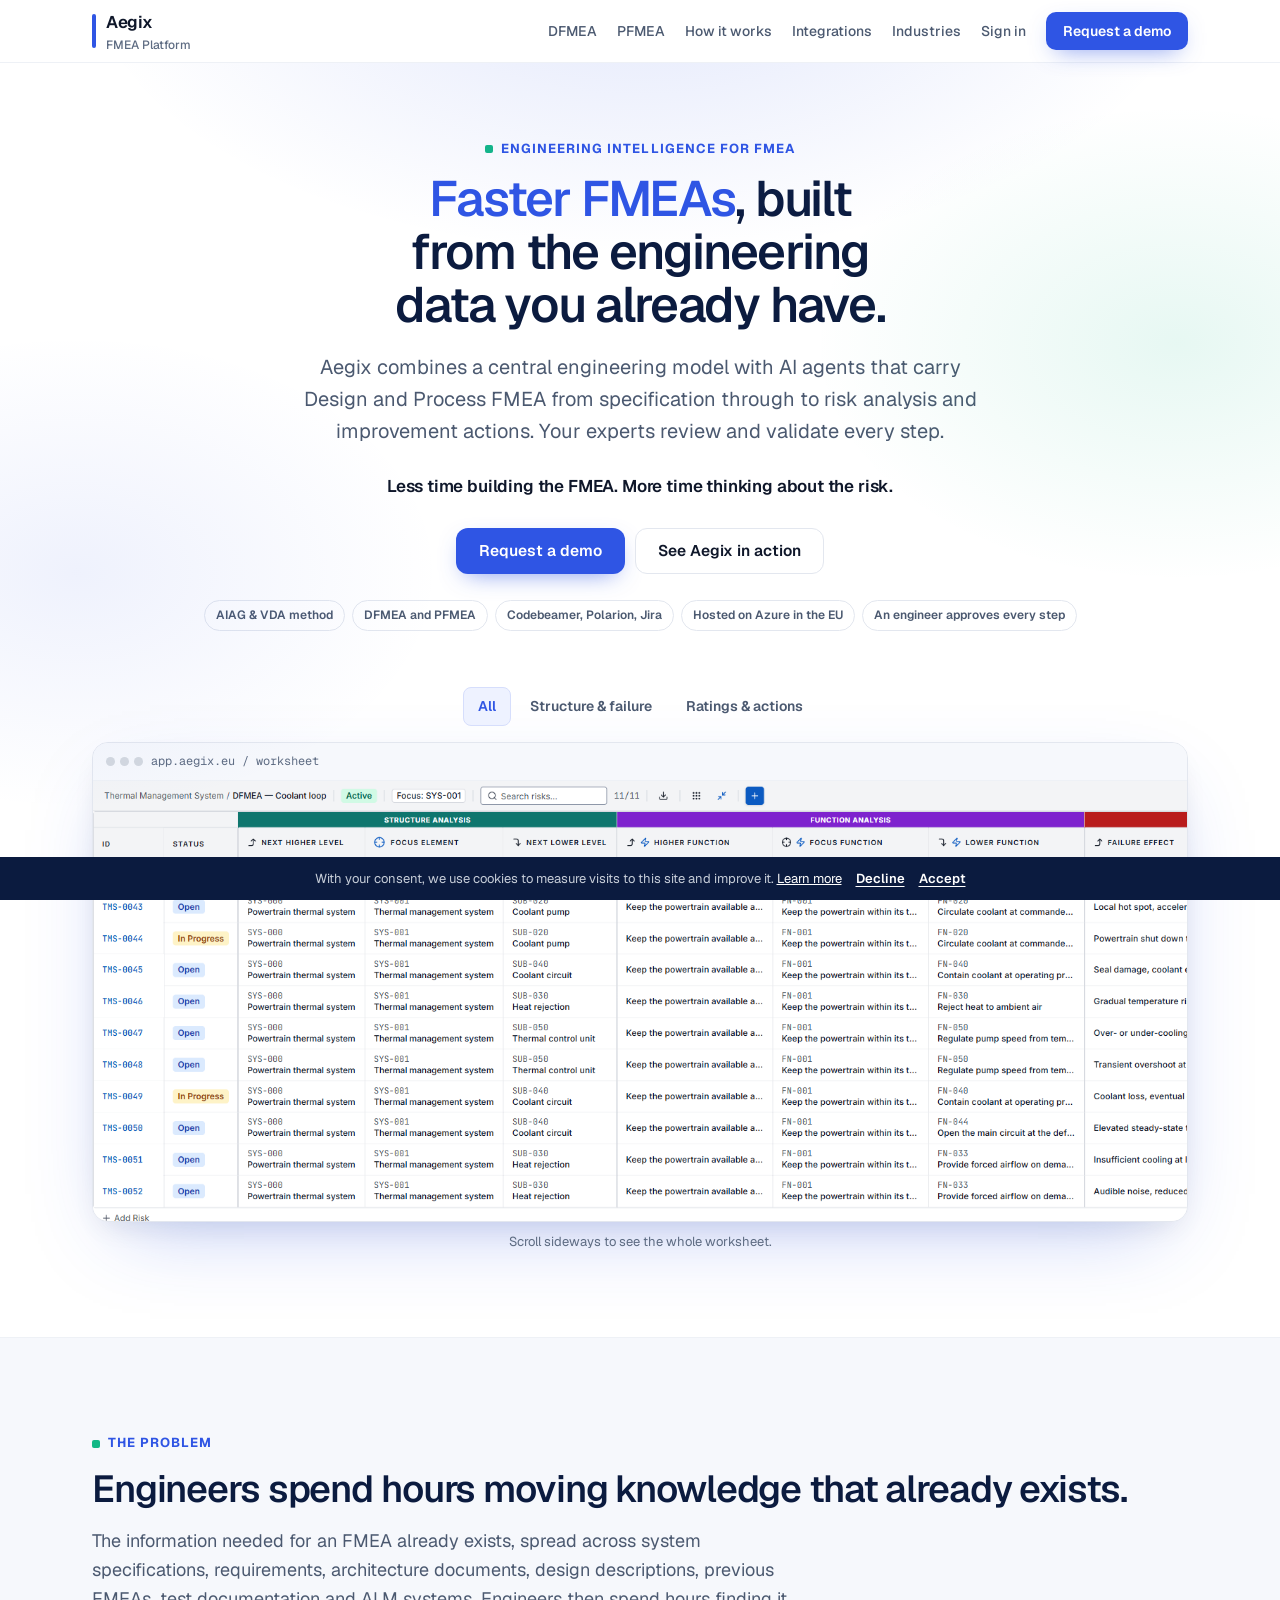
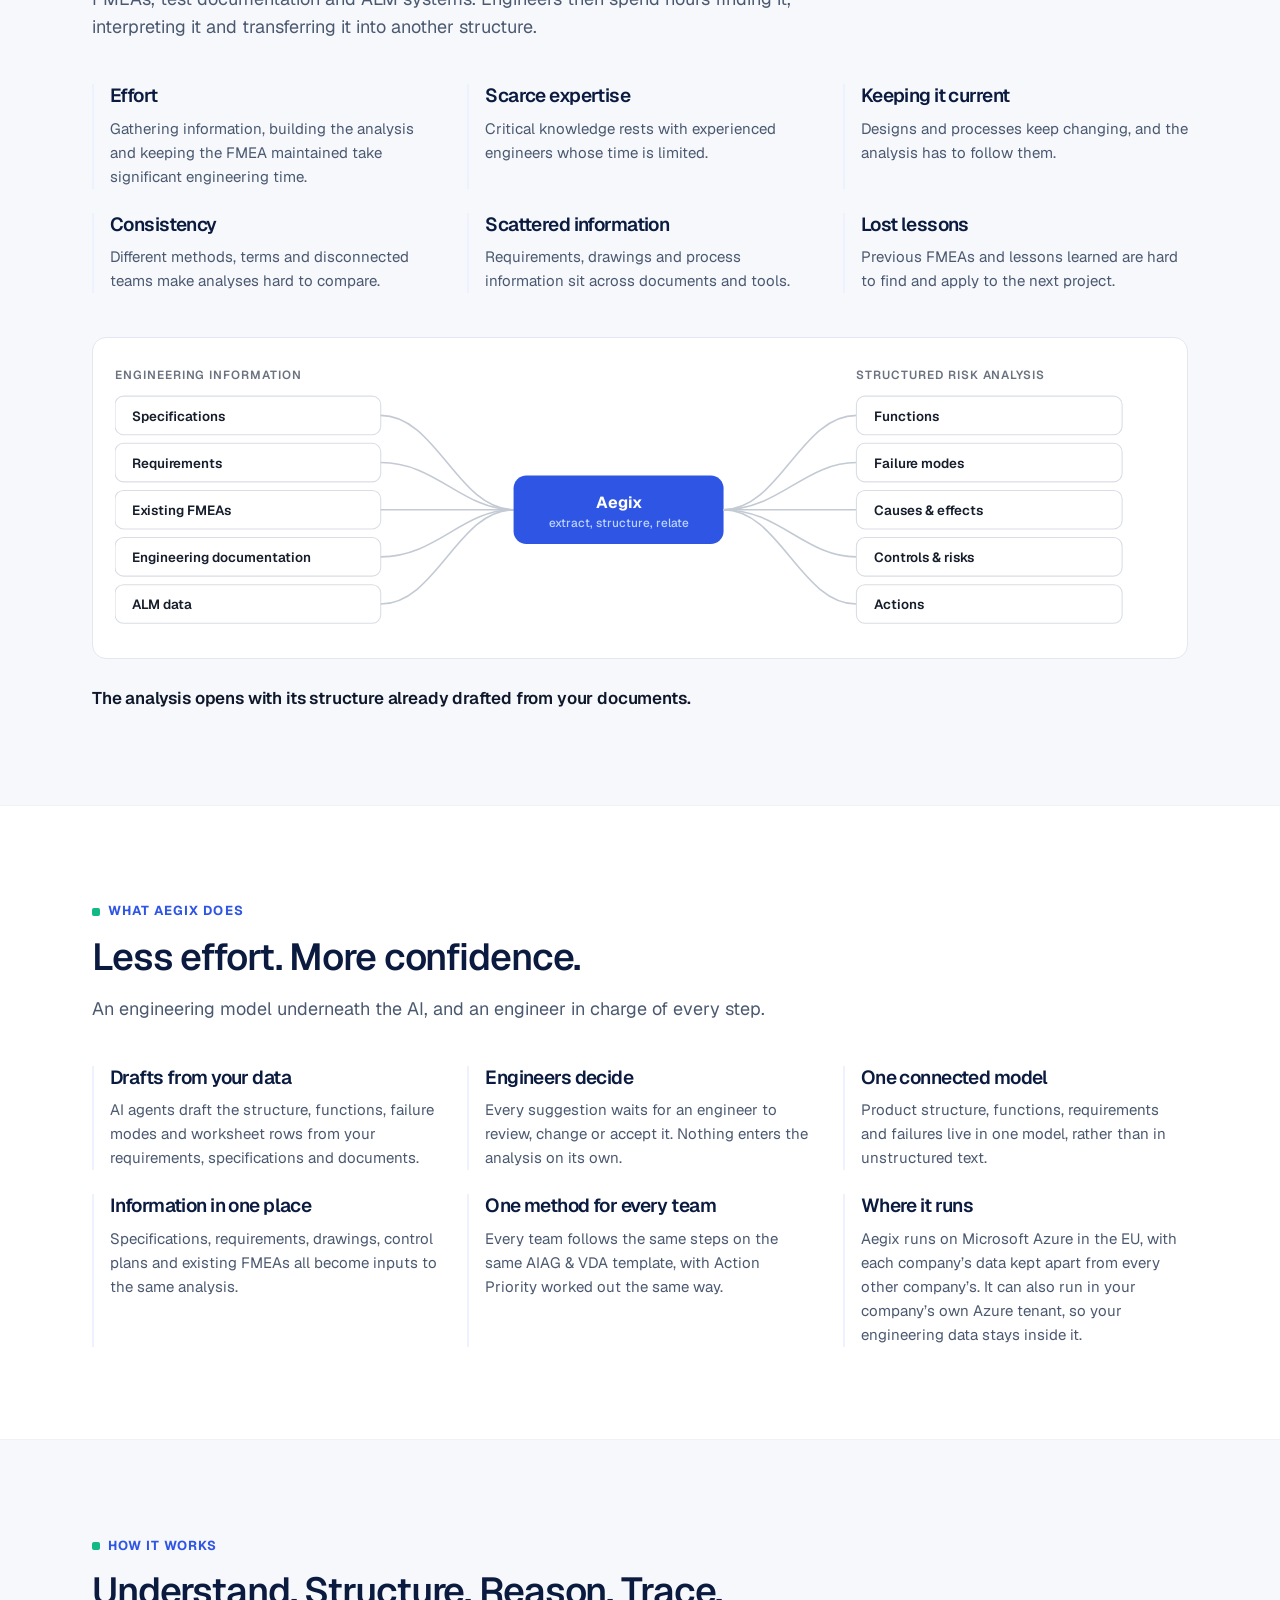
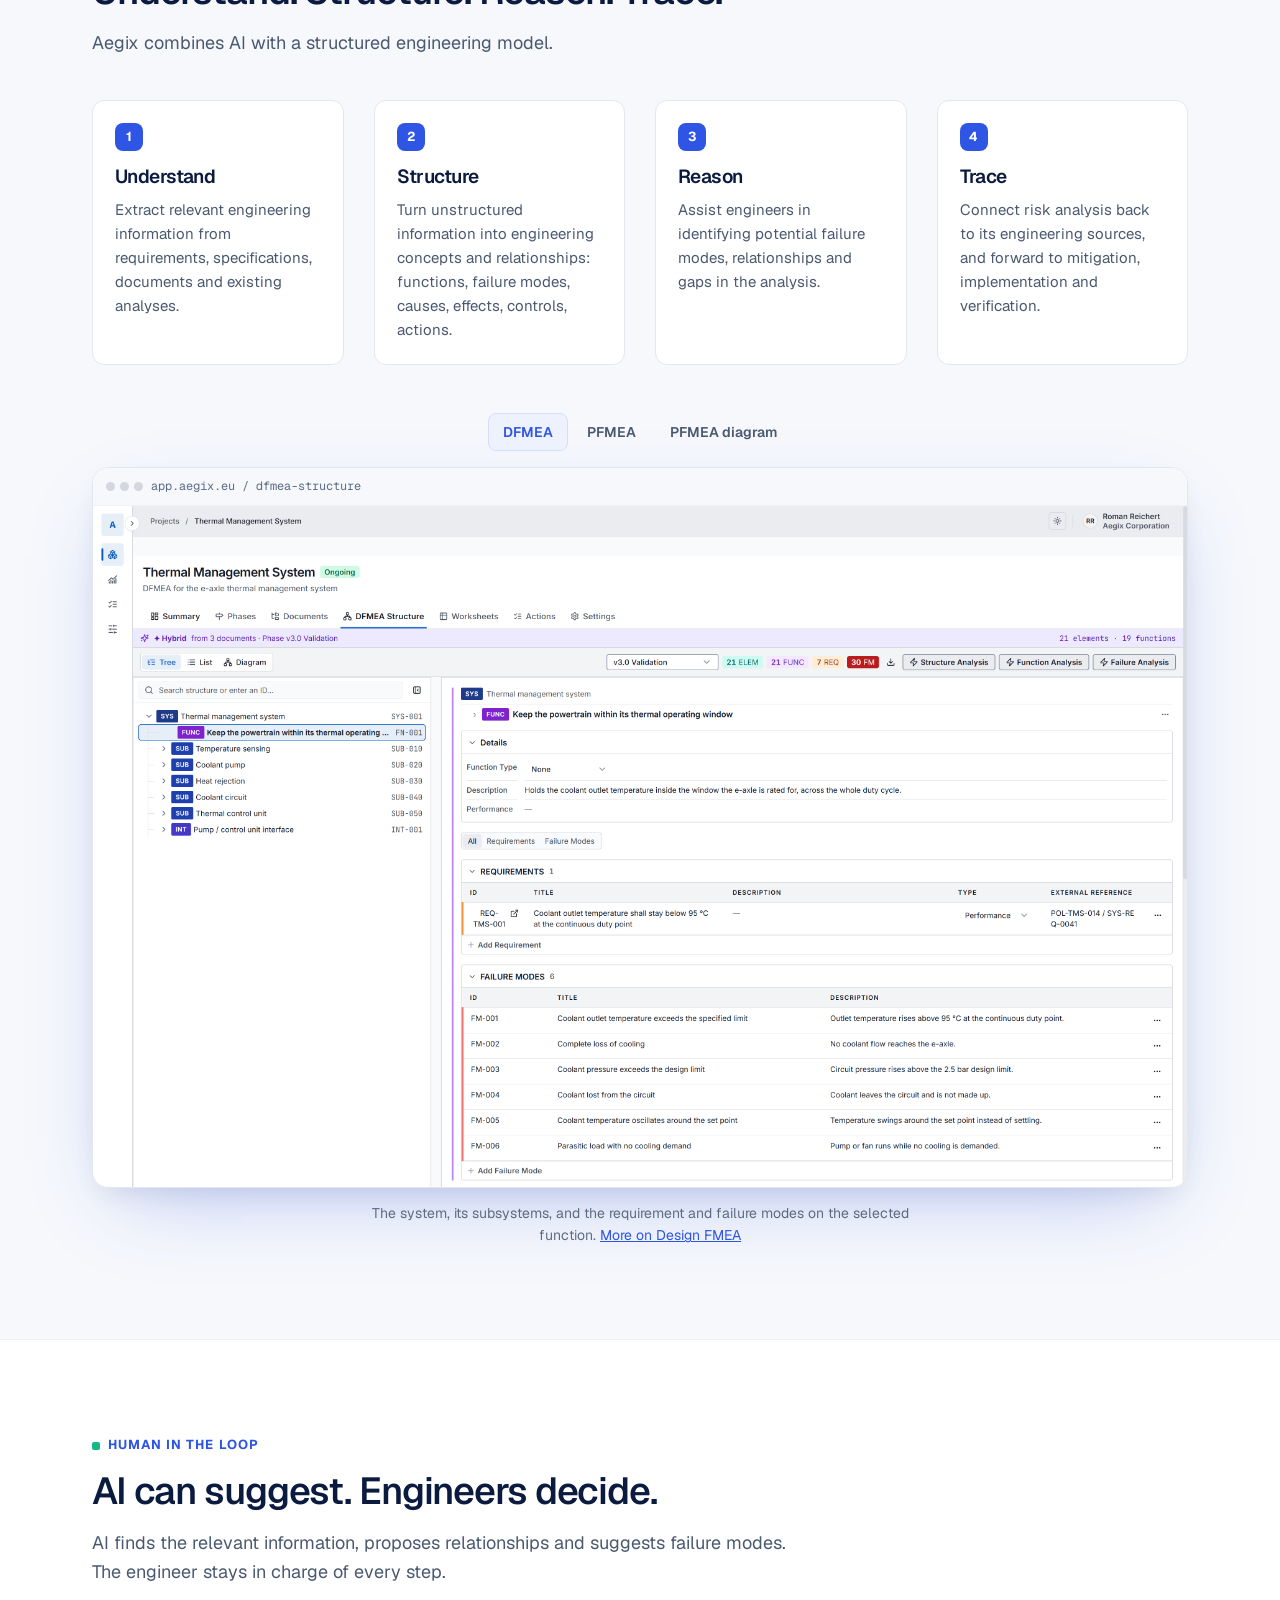
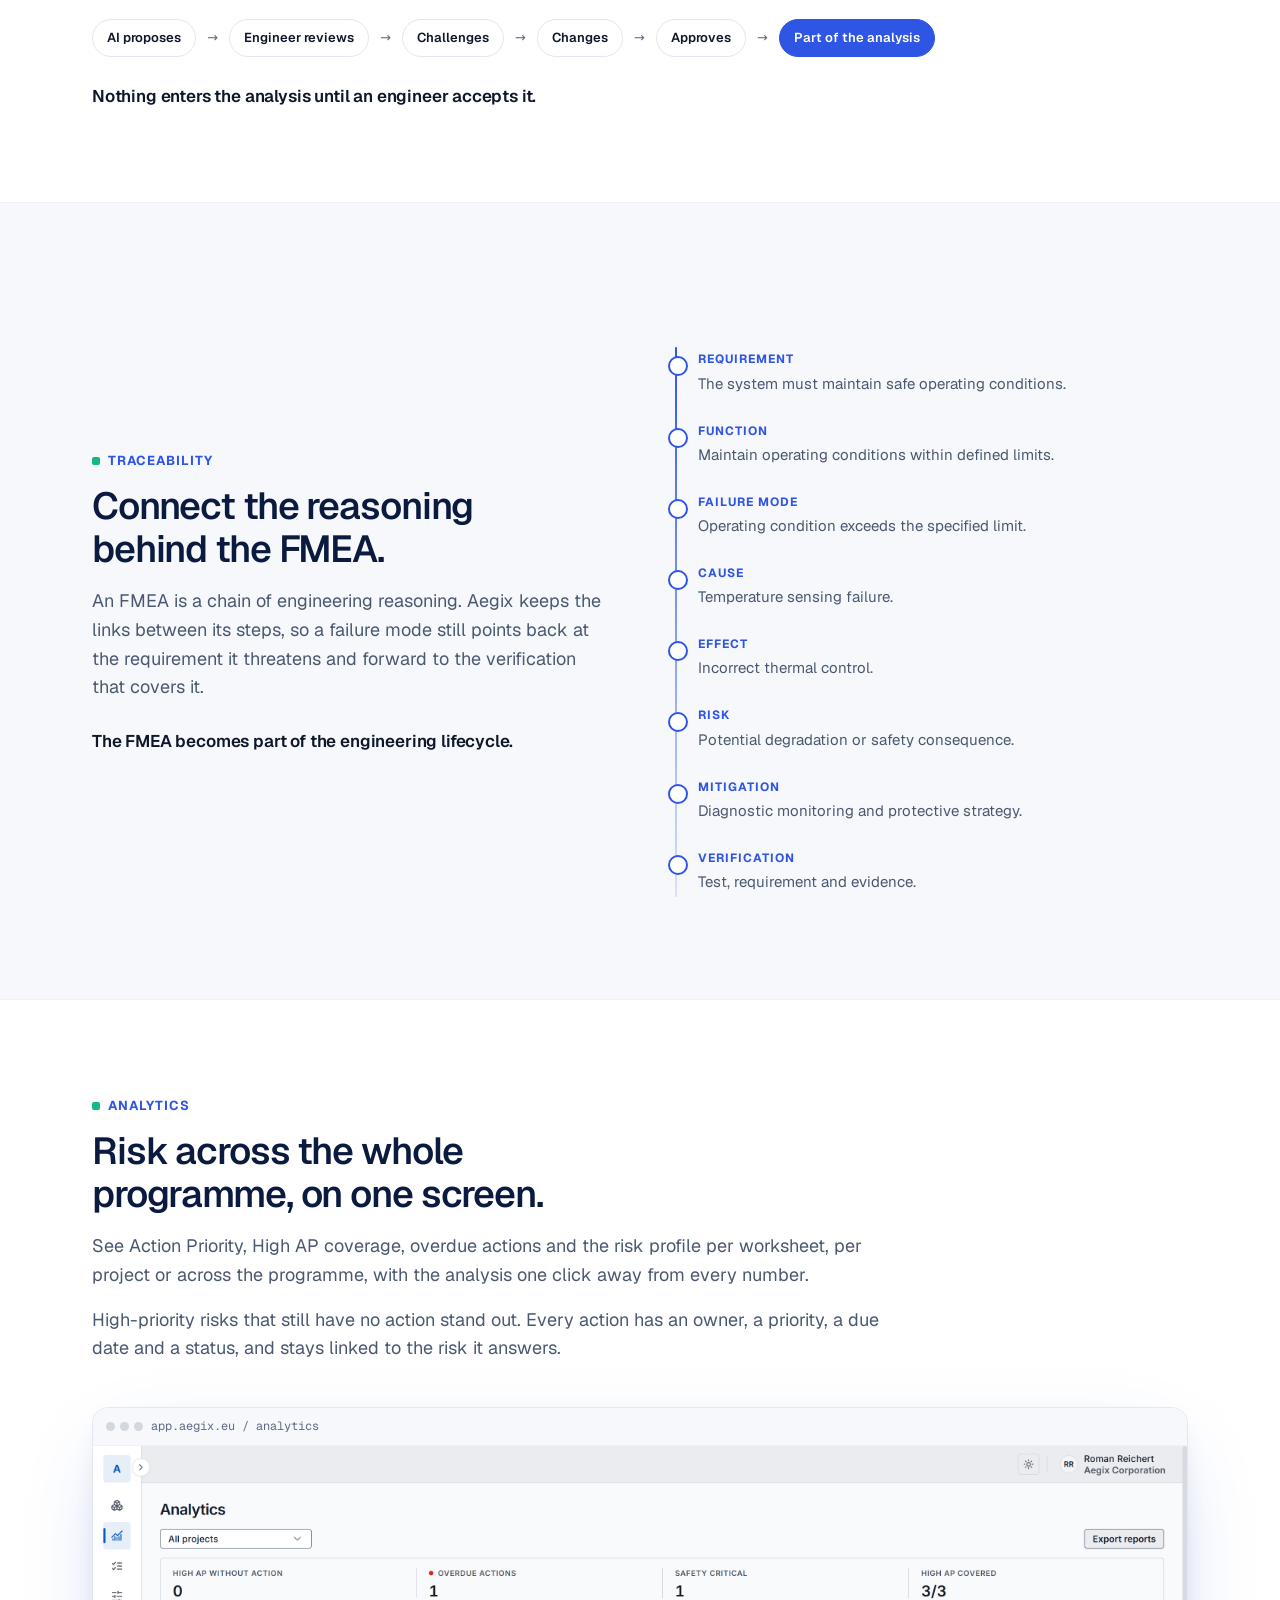
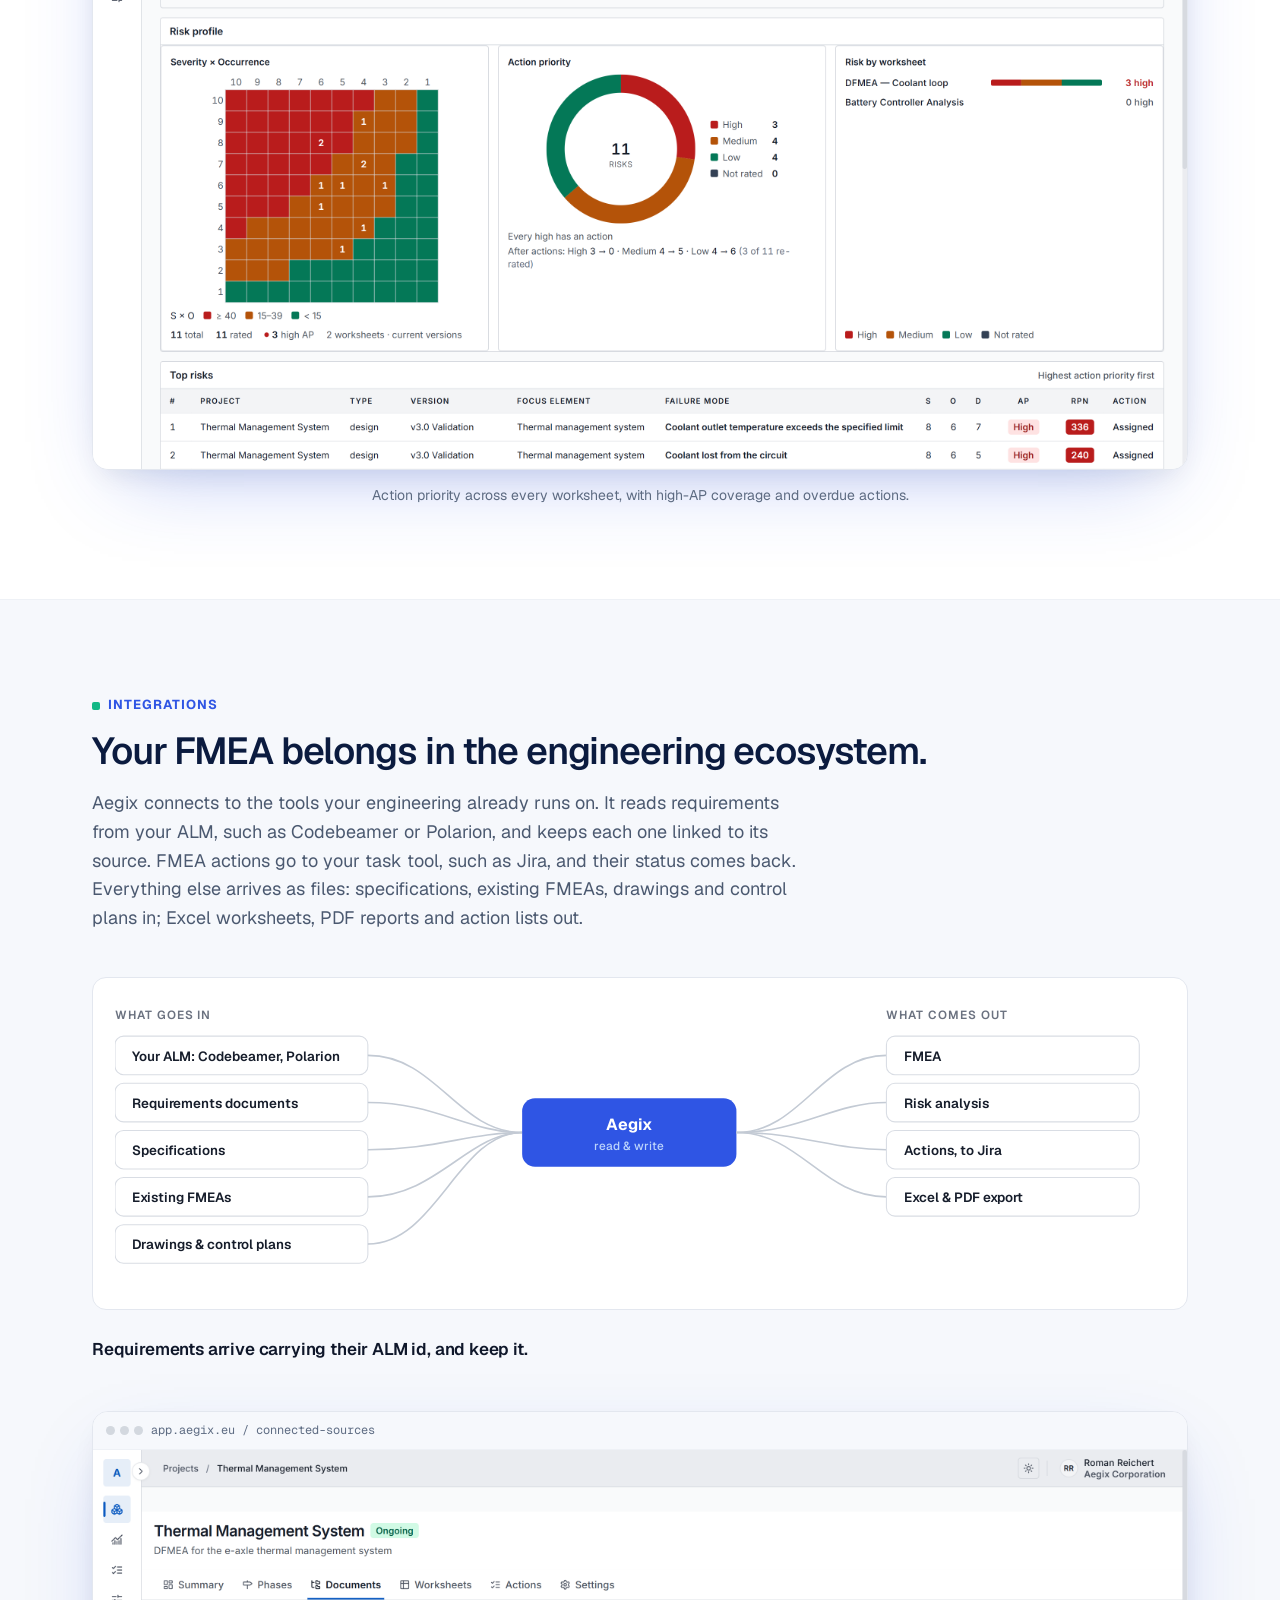
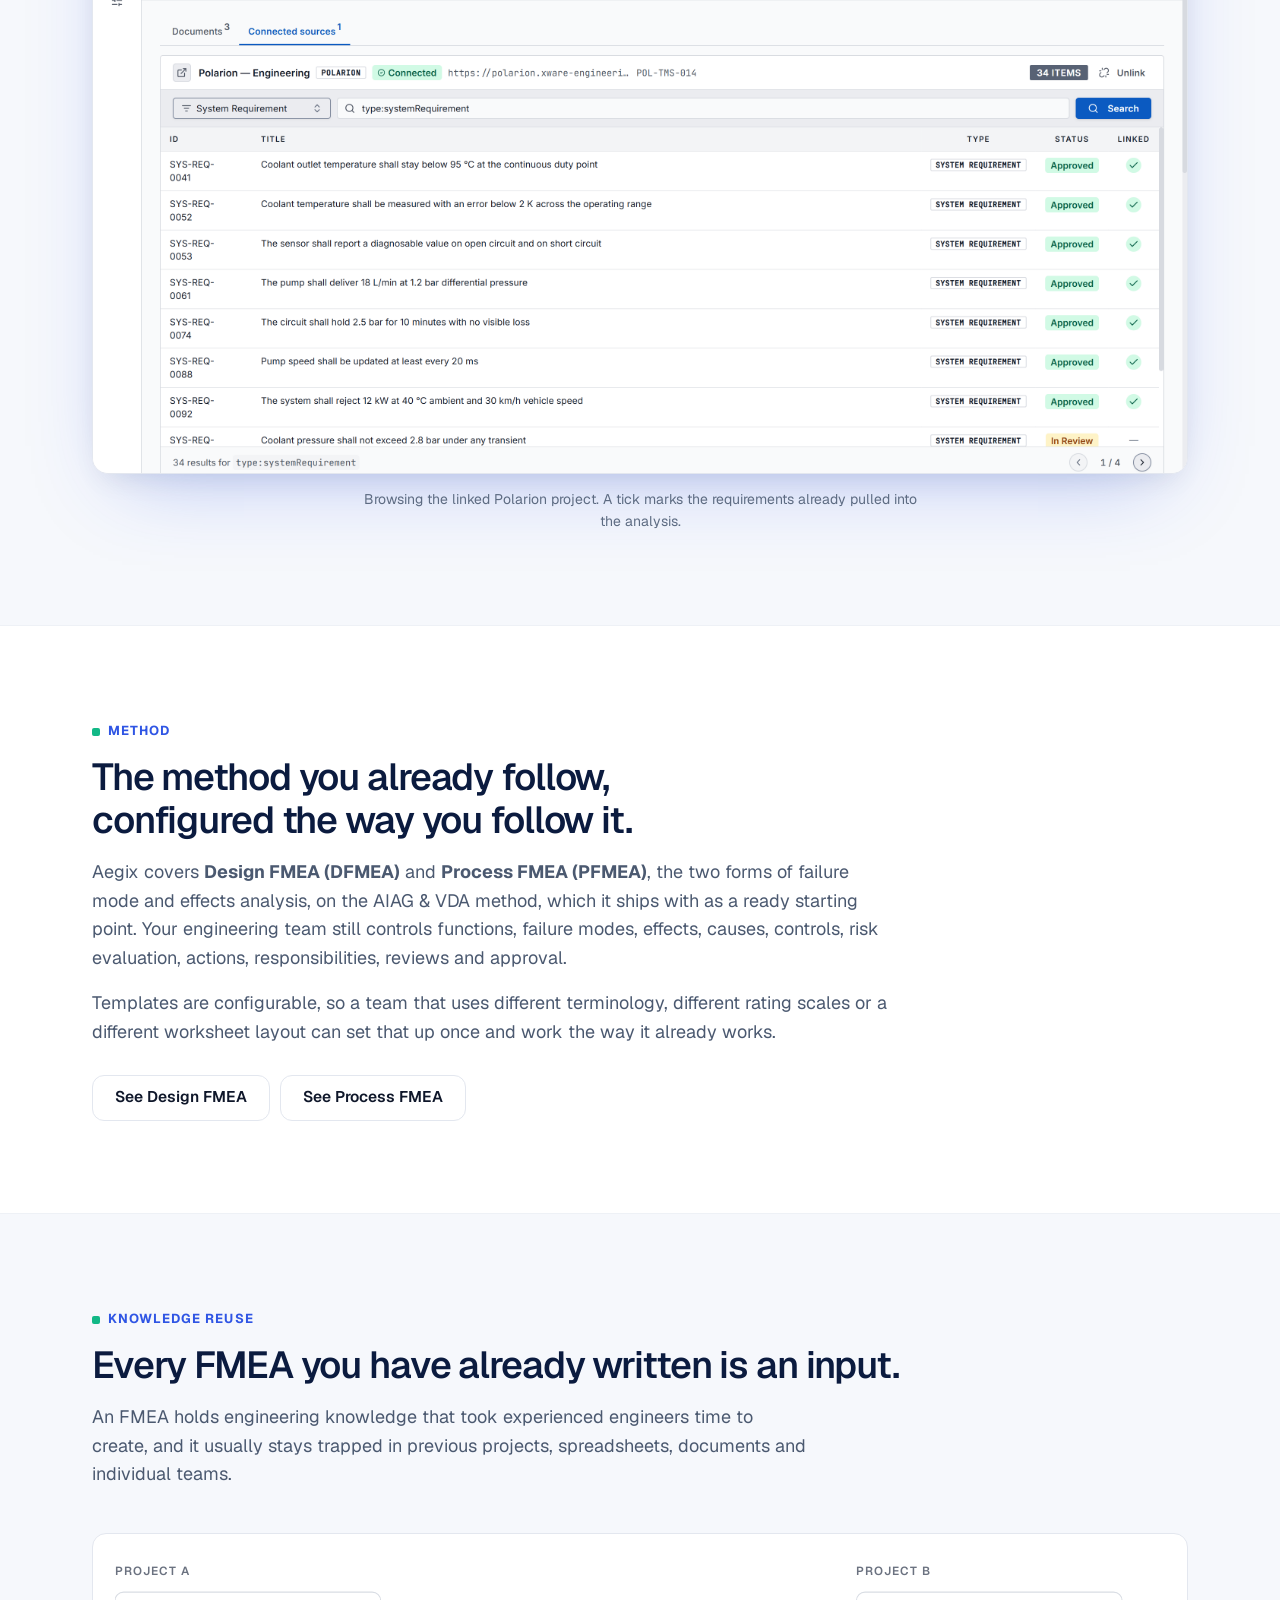
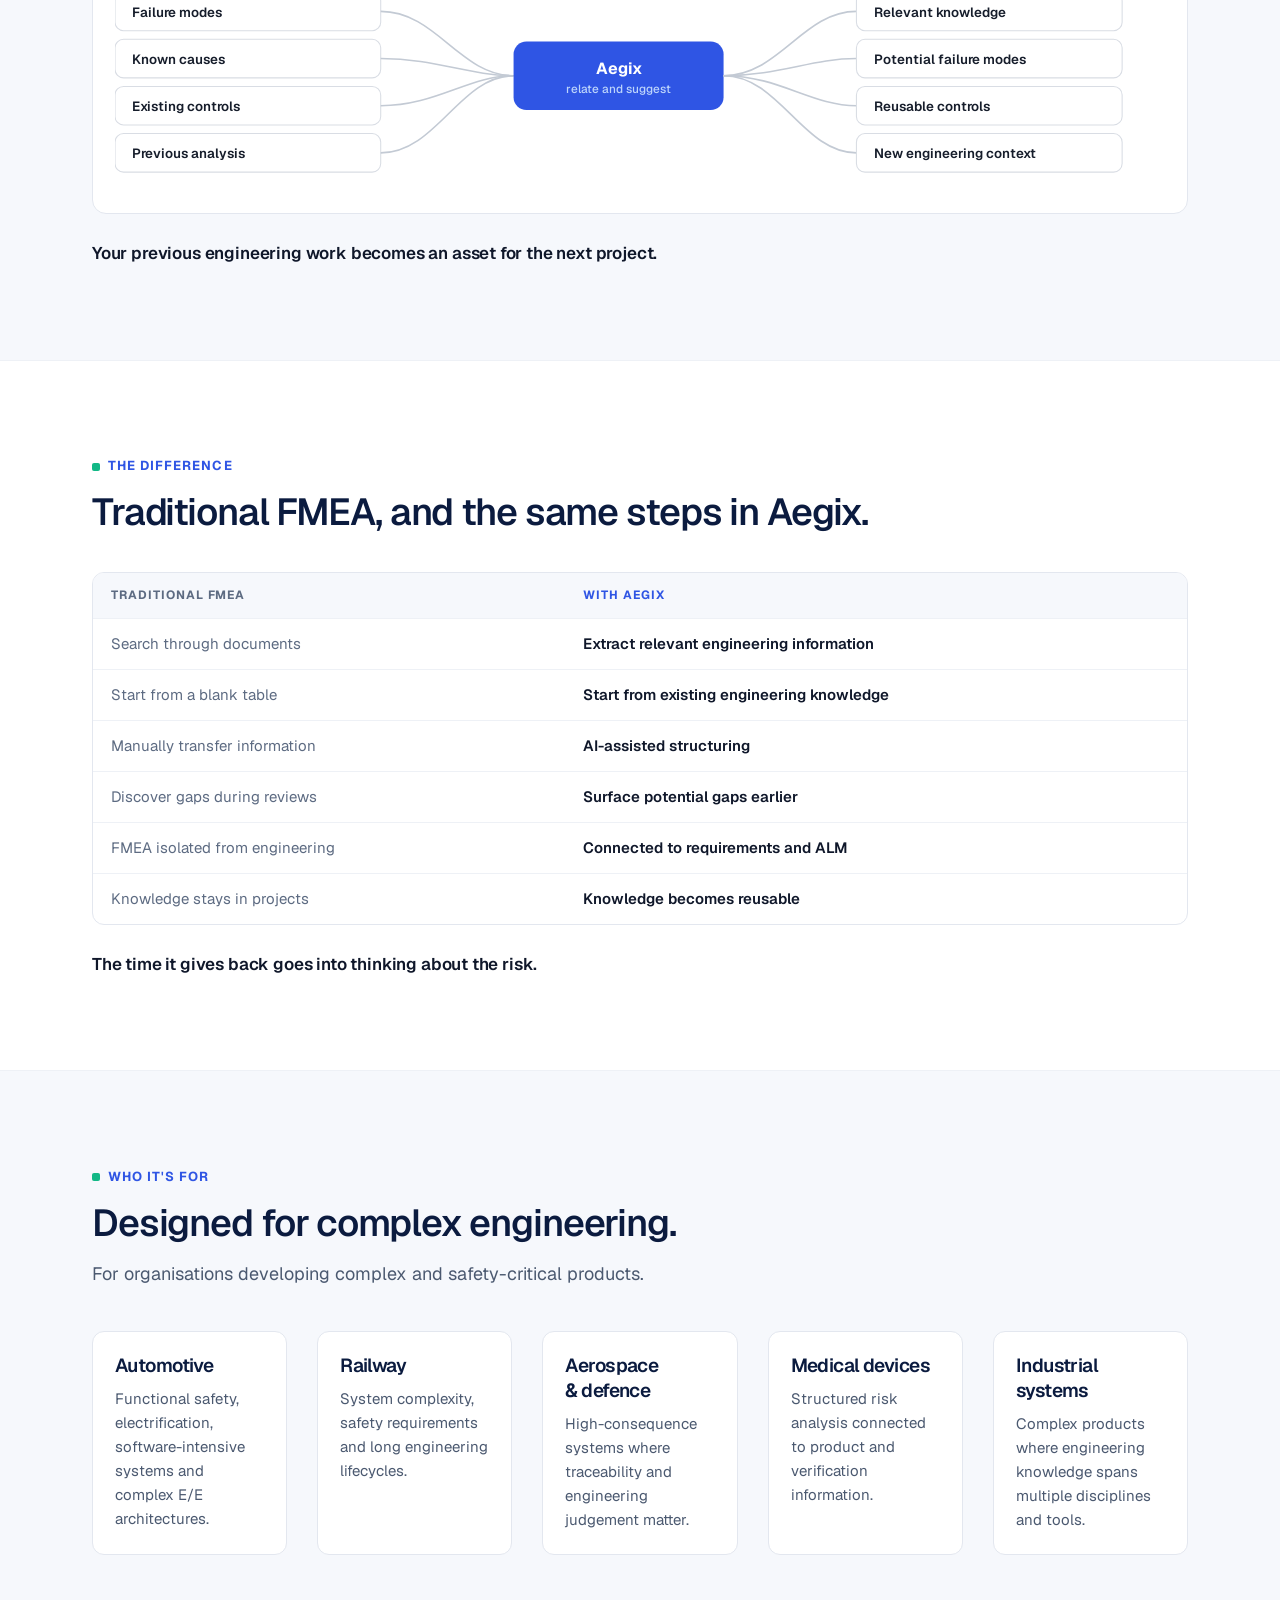
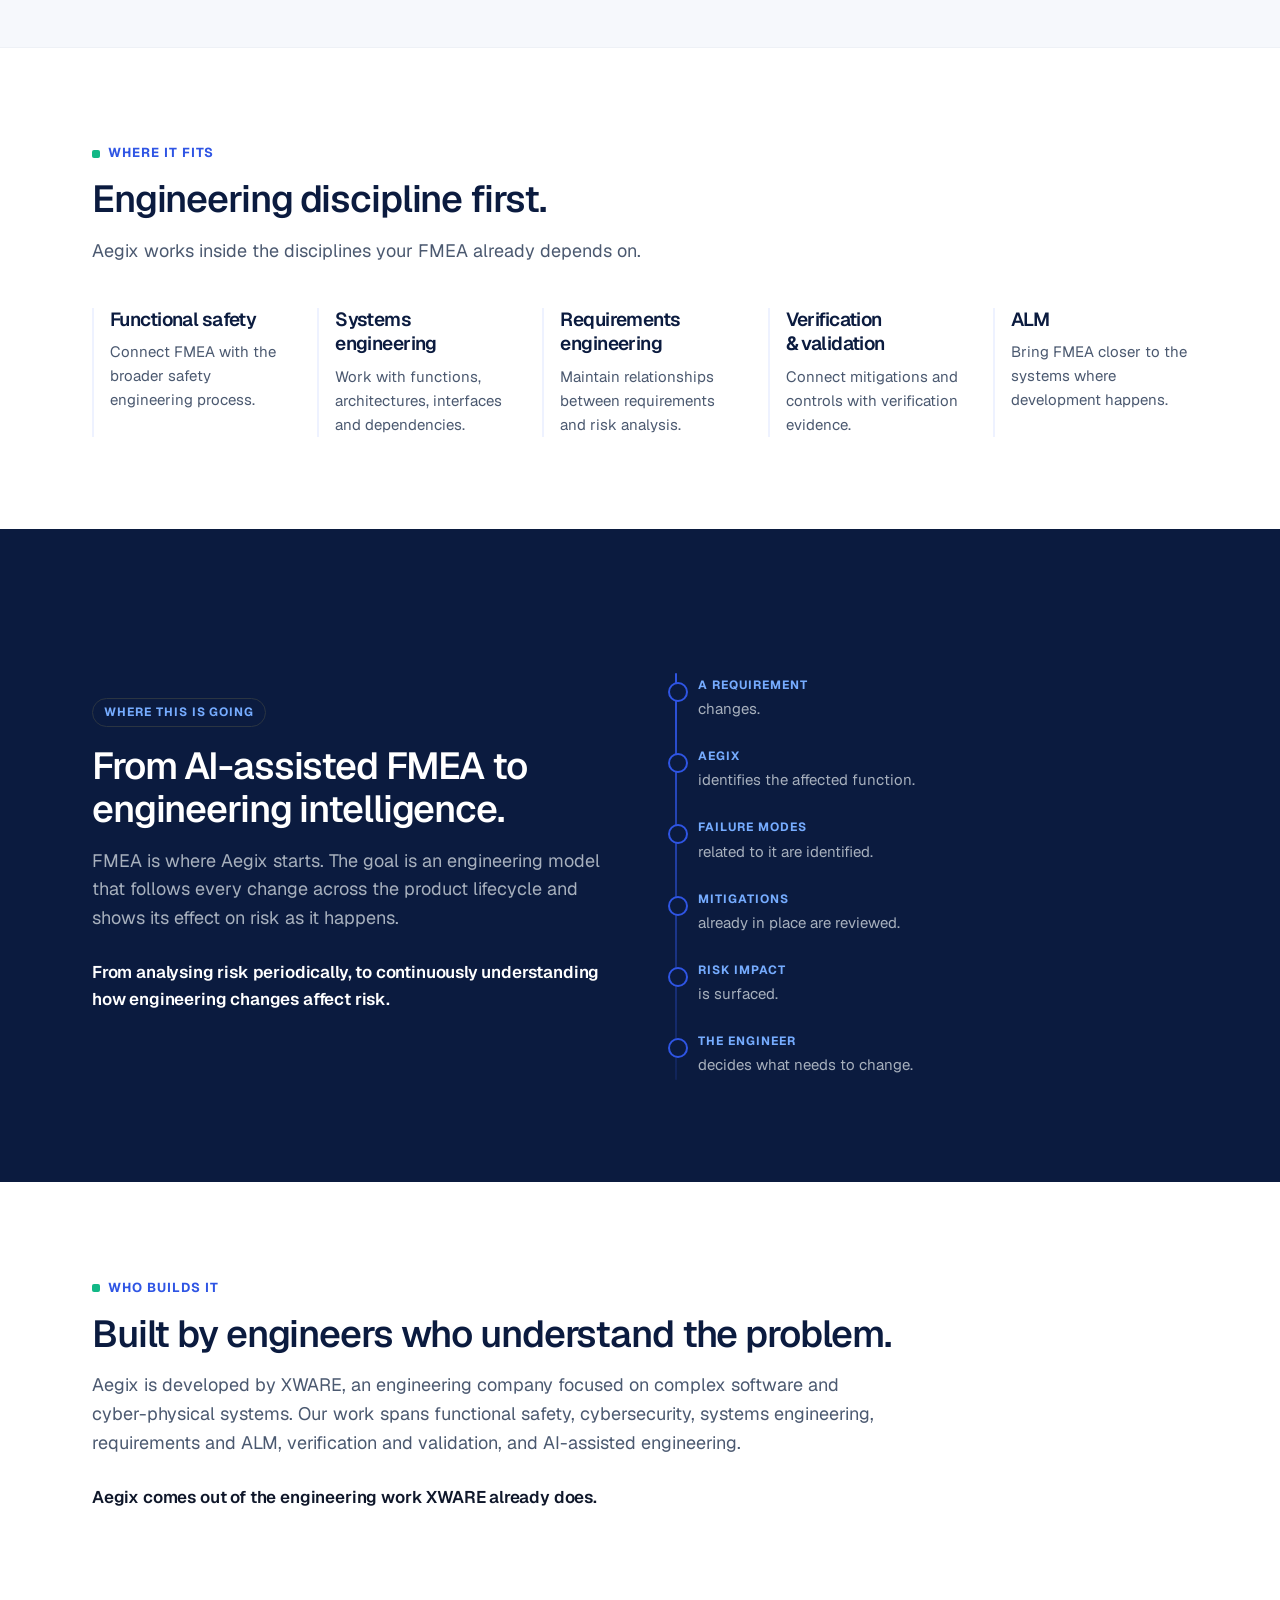
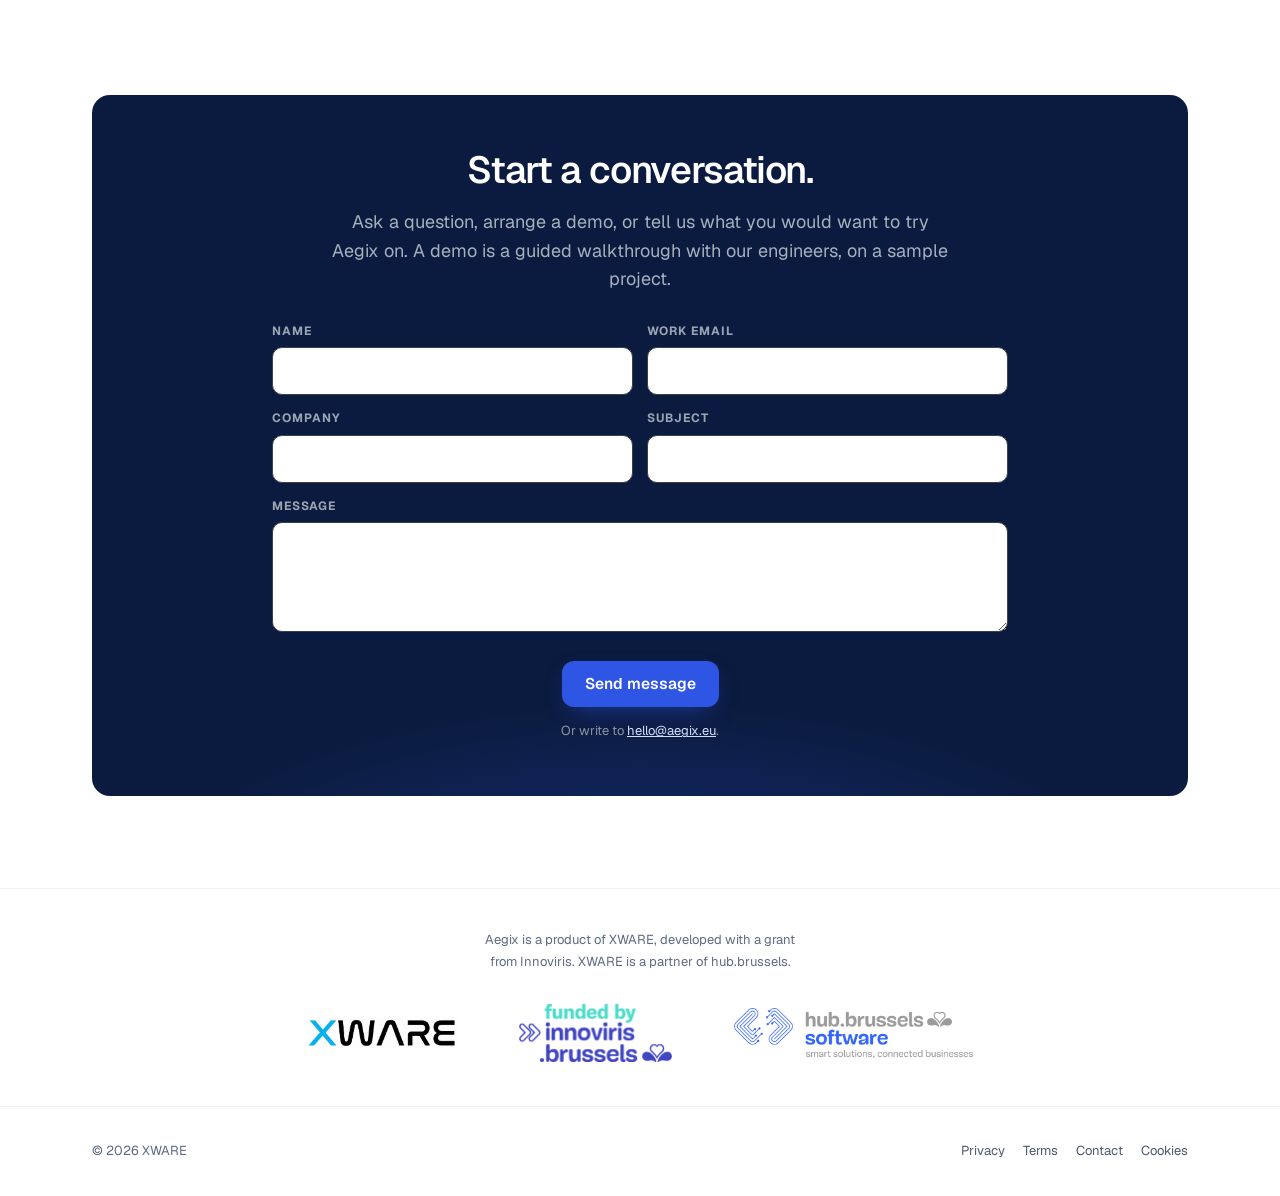
<file: index.html>
<!doctype html>
<html lang="en">
	<head>
		<meta charset="utf-8" />
		<meta name="viewport" content="width=device-width, initial-scale=1" />
		<title>Aegix: AI-assisted FMEA software for DFMEA and PFMEA</title>
		<meta
			name="description"
			content="AI-assisted failure mode and effects analysis (FMEA) software. Aegix carries Design and Process FMEA from your engineering data to risk analysis and actions."
		/>
		<link rel="canonical" href="https://aegix.eu/" />

		<!-- A link to this page is the first thing most people will see of it,
		     so the card is part of the page, not an afterthought. -->
		<meta property="og:type" content="website" />
		<meta property="og:site_name" content="Aegix" />
		<meta property="og:locale" content="en_GB" />
		<meta property="og:url" content="https://aegix.eu/" />
		<meta property="og:title" content="Aegix: AI-assisted FMEA software for DFMEA and PFMEA" />
		<meta property="og:description" content="AI-assisted failure mode and effects analysis (FMEA) software. Aegix carries Design and Process FMEA from your engineering data to risk analysis and actions." />
		<meta property="og:image" content="https://aegix.eu/og.png" />
		<meta property="og:image:width" content="1200" />
		<meta property="og:image:height" content="630" />
		<meta property="og:image:alt" content="The Aegix FMEA worksheet, showing the failure chain with ratings and action priority." />
		<meta name="twitter:card" content="summary_large_image" />
		<meta name="twitter:title" content="Aegix: AI-assisted FMEA software for DFMEA and PFMEA" />
		<meta name="twitter:description" content="AI-assisted failure mode and effects analysis (FMEA) software. Aegix carries Design and Process FMEA from your engineering data to risk analysis and actions." />
		<meta name="twitter:image" content="https://aegix.eu/og.png" />

		<!-- Structured data. The Organization block mirrors the one published at
		     xware-engineering.com and shares its @id, so search engines and
		     assistants resolve one entity instead of two. No offers and no
		     aggregateRating: there is no public pricing and there are no reviews,
		     and inventing either is a manual action waiting to happen. -->
		<script type="application/ld+json">
		{
			"@context": "https://schema.org",
			"@graph": [
				{
					"@type": "Organization",
					"@id": "https://xware-engineering.com/#organization",
					"name": "XWARE",
					"url": "https://xware-engineering.com",
					"logo": "https://xware-engineering.com/images/xware-logo.jpg",
					"description": "Engineering consultancy for safety-critical systems",
					"foundingDate": "2021",
					"email": "hello@aegix.eu",
					"address": [
						{ "@type": "PostalAddress", "addressLocality": "Brussels", "addressCountry": "Belgium" },
						{ "@type": "PostalAddress", "addressLocality": "Ia\u0219i", "addressCountry": "Romania" }
					],
					"sameAs": [
						"https://www.linkedin.com/company/xware-technology",
						"https://github.com/xwarestack"
					]
				},
				{
					"@type": "WebSite",
					"@id": "https://aegix.eu/#website",
					"url": "https://aegix.eu/",
					"name": "Aegix",
					"inLanguage": "en",
					"publisher": { "@id": "https://xware-engineering.com/#organization" }
				},
				{
					"@type": "SoftwareApplication",
					"@id": "https://aegix.eu/#aegix",
					"name": "Aegix",
					"alternateName": "Aegix FMEA",
					"applicationCategory": "BusinessApplication",
					"applicationSubCategory": "FMEA software",
					"operatingSystem": "Web browser",
					"url": "https://aegix.eu/",
					"description": "AI-assisted failure mode and effects analysis (FMEA) software. Aegix carries Design and Process FMEA from your engineering data to risk analysis and actions.",
					"inLanguage": "en",
					"image": "https://aegix.eu/og.png",
					"publisher": { "@id": "https://xware-engineering.com/#organization" },
					"author": { "@id": "https://xware-engineering.com/#organization" },
					"isAccessibleForFree": false,
					"featureList": [
						"Design FMEA (DFMEA)",
						"Process FMEA (PFMEA)",
						"AIAG-VDA seven-step method",
						"Action Priority rating",
						"Structure, function and failure analysis",
						"Requirements traceability",
						"Polarion and Codebeamer ALM integration",
						"Jira integration for FMEA actions",
						"AI-assisted generation with human review",
						"Configurable FMEA templates"
					],
					"funder": {
						"@type": "Organization",
						"name": "Innoviris",
						"url": "https://innoviris.brussels"
					}
				}
			]
		}
		</script>

		<link rel="preload" href="/fonts/geist.woff2" as="font" type="font/woff2" crossorigin />
		<link
			rel="icon"
			href="data:image/svg+xml,%3Csvg xmlns='http://www.w3.org/2000/svg' viewBox='0 0 32 32'%3E%3Crect width='32' height='32' rx='7' fill='%232F55E4'/%3E%3Crect x='14' y='7' width='4' height='18' rx='2' fill='white'/%3E%3C/svg%3E"
		/>

		<link rel="stylesheet" href="/site.css" />
	</head>

	<body>
		<header>
			<div class="shell bar">
				<a class="brand" href="/">
					<span class="mark" aria-hidden="true"></span>
					<span>Aegix<small>FMEA Platform</small></span>
				</a>
				<nav>
					<a class="hide-sm" href="/dfmea/">DFMEA</a>
					<a class="hide-sm" href="/pfmea/">PFMEA</a>
					<a class="hide-sm" href="#platform">How it works</a>
					<a class="hide-sm" href="#ecosystem">Integrations</a>
					<a class="hide-sm" href="#industries">Industries</a>
					<a class="hide-sm" href="https://app.aegix.eu">Sign in</a>
					<a class="btn btn-primary" href="#contact">Request a demo</a>
					<button class="nav-toggle" id="nav-toggle" type="button" aria-expanded="false" aria-controls="nav-menu">
						<span class="sr-only">Menu</span>
						<svg width="18" height="14" viewBox="0 0 18 14" aria-hidden="true" focusable="false">
							<rect y="0" width="18" height="2" rx="1" fill="currentColor"/>
							<rect y="6" width="18" height="2" rx="1" fill="currentColor"/>
							<rect y="12" width="18" height="2" rx="1" fill="currentColor"/>
						</svg>
					</button>
				</nav>
			</div>
			<div class="nav-menu" id="nav-menu" hidden>
				<div class="shell">
					<a href="/dfmea/">DFMEA</a>
					<a href="/pfmea/">PFMEA</a>
					<a href="#platform">How it works</a>
					<a href="#ecosystem">Integrations</a>
					<a href="#industries">Industries</a>
					<a href="https://app.aegix.eu">Sign in</a>
				</div>
			</div>
		</header>

		<!-- ── Hero ─────────────────────────────────── -->
		<section class="hero">
			<div class="shell">
				<p class="eyebrow">Engineering intelligence for FMEA</p>
				<h1><em>Faster FMEAs</em>, built from the engineering data you already have.</h1>
				<p class="sub">
					Aegix combines a central engineering model with AI agents that carry
					Design and Process FMEA from specification through to risk analysis and
					improvement actions. Your experts review and validate every step.
				</p>
				<p class="kicker">Less time building the FMEA. More time thinking about the risk.</p>
				<div class="actions">
					<a class="btn btn-primary" href="#contact">Request a demo</a>
					<a class="btn btn-ghost" href="#platform">See Aegix in action</a>
				</div>
				<div class="chips">
					<span class="chip">AIAG &amp; VDA method</span>
					<span class="chip">DFMEA and PFMEA</span>
					<span class="chip">Codebeamer, Polarion, Jira</span>
					<span class="chip">Hosted on Azure in the EU</span>
					<span class="chip">An engineer approves every step</span>
				</div>
			</div>

			<div class="shot pan" style="margin-top:56px">
				<div class="views" role="tablist" aria-label="Worksheet views">
					<button type="button" role="tab" id="tab-all" aria-controls="panel-all" aria-selected="true" tabindex="0">All</button>
					<button type="button" role="tab" id="tab-structure" aria-controls="panel-structure" aria-selected="false" tabindex="-1">Structure &amp; failure</button>
					<button type="button" role="tab" id="tab-ratings" aria-controls="panel-ratings" aria-selected="false" tabindex="-1">Ratings &amp; actions</button>
				</div>
				<div class="view-panel" id="panel-all" role="tabpanel" aria-labelledby="tab-all">
					<figure class="frame" style="margin:0">
						<div class="frame-bar">
							<span class="frame-dots" aria-hidden="true"><i></i><i></i><i></i></span>
							<span class="frame-path">app.aegix.eu / worksheet</span>
						</div>
						<div class="frame-body" tabindex="0" role="region" aria-label="Worksheet, all columns">
							<img src="shots/view-all.png" width="2700" height="625" alt="A complete AIAG-VDA DFMEA worksheet in Aegix, with every column group side by side: structure analysis, function analysis, failure analysis, the severity, occurrence and detection ratings with the action priority they produce, and optimisation with the linked actions and re-rated values." />
						</div>
					</figure>
				</div>
				<div class="view-panel" id="panel-structure" role="tabpanel" aria-labelledby="tab-structure" hidden>
					<figure class="frame" style="margin:0">
						<div class="frame-bar">
							<span class="frame-dots" aria-hidden="true"><i></i><i></i><i></i></span>
							<span class="frame-path">app.aegix.eu / worksheet / structure &amp; failure</span>
						</div>
						<div class="frame-body" tabindex="0" role="region" aria-label="Worksheet, structure and failure">
							<img src="shots/view-structure.png" width="2700" height="615" loading="lazy" alt="The same worksheet narrowed to structure and failure: the next higher element, the focus element and the next lower element, each of their functions, and then the failure effect, failure mode and failure cause." />
						</div>
					</figure>
				</div>
				<div class="view-panel" id="panel-ratings" role="tabpanel" aria-labelledby="tab-ratings" hidden>
					<figure class="frame" style="margin:0">
						<div class="frame-bar">
							<span class="frame-dots" aria-hidden="true"><i></i><i></i><i></i></span>
							<span class="frame-path">app.aegix.eu / worksheet / ratings &amp; actions</span>
						</div>
						<div class="frame-body" tabindex="0" role="region" aria-label="Worksheet, ratings and actions">
							<img src="shots/view-ratings.png" width="2700" height="1670" loading="lazy" alt="The same worksheet in its ratings view. Each row collapses the chain into one identification cell: the next higher element, the focus element, its function, then the failure effect, failure mode and failure cause, each tagged on its own line, leaving the ratings, the action priority, the linked actions and the re-rated values beside it." />
						</div>
					</figure>
				</div>
				<p class="pan-hint">Scroll sideways to see the whole worksheet.</p>
			</div>
		</section>

		<!-- ── Blank table ──────────────────────────── -->
		<section id="approach" class="alt">
			<div class="shell">
				<p class="eyebrow">The problem</p>
				<h2>Engineers spend hours moving knowledge that already exists.</h2>
				<p class="lede">
					The information needed for an FMEA already exists, spread across system
					specifications, requirements, architecture documents, design descriptions,
					previous FMEAs, test documentation and ALM systems. Engineers then spend hours
					finding it, interpreting it and transferring it into another structure.
				</p>
				<div class="grid three">
					<div class="feat"><h3>Effort</h3><p>Gathering information, building the analysis and keeping the FMEA maintained take significant engineering time.</p></div>
					<div class="feat"><h3>Scarce expertise</h3><p>Critical knowledge rests with experienced engineers whose time is limited.</p></div>
					<div class="feat"><h3>Keeping it current</h3><p>Designs and processes keep changing, and the analysis has to follow them.</p></div>
					<div class="feat"><h3>Consistency</h3><p>Different methods, terms and disconnected teams make analyses hard to compare.</p></div>
					<div class="feat"><h3>Scattered information</h3><p>Requirements, drawings and process information sit across documents and tools.</p></div>
					<div class="feat"><h3>Lost lessons</h3><p>Previous FMEAs and lessons learned are hard to find and apply to the next project.</p></div>
				</div>

				<div class="flow-wrap">
					<svg class="flow-svg" viewBox="0 0 980 250" role="img" aria-label="Engineering sources flow into Aegix and come out as FMEA structure">
						<text class="lbl-sm" x="0" y="14">Engineering information</text>
						<g>
							<rect class="box" x="0" y="30" width="248" height="36" rx="8"/><text class="lbl" x="16" y="53">Specifications</text>
							<rect class="box" x="0" y="74" width="248" height="36" rx="8"/><text class="lbl" x="16" y="97">Requirements</text>
							<rect class="box" x="0" y="118" width="248" height="36" rx="8"/><text class="lbl" x="16" y="141">Existing FMEAs</text>
							<rect class="box" x="0" y="162" width="248" height="36" rx="8"/><text class="lbl" x="16" y="185">Engineering documentation</text>
							<rect class="box" x="0" y="206" width="248" height="36" rx="8"/><text class="lbl" x="16" y="229">ALM data</text>
						</g>
						<path class="line" d="M248 48 C 300 48, 320 136, 372 136"/>
						<path class="line" d="M248 92 C 300 92, 324 136, 372 136"/>
						<path class="line" d="M248 136 H 372"/>
						<path class="line" d="M248 180 C 300 180, 324 136, 372 136"/>
						<path class="line" d="M248 224 C 300 224, 320 136, 372 136"/>
						<rect x="372" y="104" width="196" height="64" rx="12" fill="#2f55e4"/>
						<text class="hubtxt" x="470" y="134" text-anchor="middle">Aegix</text>
						<text x="470" y="152" text-anchor="middle" font="500 11px Geist, sans-serif" fill="#bcd4fb" style="font:500 11px Geist,sans-serif">extract, structure, relate</text>
						<path class="line" d="M568 136 C 620 136, 640 48, 692 48"/>
						<path class="line" d="M568 136 C 620 136, 644 92, 692 92"/>
						<path class="line" d="M568 136 H 692"/>
						<path class="line" d="M568 136 C 620 136, 644 180, 692 180"/>
						<path class="line" d="M568 136 C 620 136, 640 224, 692 224"/>
						<text class="lbl-sm" x="692" y="14">Structured risk analysis</text>
						<g>
							<rect class="box" x="692" y="30" width="248" height="36" rx="8"/><text class="lbl" x="708" y="53">Functions</text>
							<rect class="box" x="692" y="74" width="248" height="36" rx="8"/><text class="lbl" x="708" y="97">Failure modes</text>
							<rect class="box" x="692" y="118" width="248" height="36" rx="8"/><text class="lbl" x="708" y="141">Causes &amp; effects</text>
							<rect class="box" x="692" y="162" width="248" height="36" rx="8"/><text class="lbl" x="708" y="185">Controls &amp; risks</text>
							<rect class="box" x="692" y="206" width="248" height="36" rx="8"/><text class="lbl" x="708" y="229">Actions</text>
						</g>
					</svg>
				</div>

				<p class="kicker">The analysis opens with its structure already drafted from your documents.</p>
			</div>
		</section>

		<!-- ── Technology ───────────────────────────── -->
		<section>
			<div class="shell">
				<p class="eyebrow">What Aegix does</p>
				<h2>Less effort. More confidence.</h2>
				<p class="lede">An engineering model underneath the AI, and an engineer in charge of every step.</p>
				<div class="grid three">
					<div class="feat"><h3>Drafts from your data</h3><p>AI agents draft the structure, functions, failure modes and worksheet rows from your requirements, specifications and documents.</p></div>
					<div class="feat"><h3>Engineers decide</h3><p>Every suggestion waits for an engineer to review, change or accept it. Nothing enters the analysis on its own.</p></div>
					<div class="feat"><h3>One connected model</h3><p>Product structure, functions, requirements and failures live in one model, rather than in unstructured text.</p></div>
					<div class="feat"><h3>Information in one place</h3><p>Specifications, requirements, drawings, control plans and existing FMEAs all become inputs to the same analysis.</p></div>
					<div class="feat"><h3>One method for every team</h3><p>Every team follows the same steps on the same AIAG &amp; VDA template, with Action Priority worked out the same way.</p></div>
					<div class="feat"><h3>Where it runs</h3><p>Aegix runs on Microsoft Azure in the EU, with each company&rsquo;s data kept apart from every other company&rsquo;s. It can also run in your company&rsquo;s own Azure tenant, so your engineering data stays inside it.</p></div>
				</div>
			</div>
		</section>

		<!-- ── Four pillars ─────────────────────────── -->
		<section id="platform" class="alt">
			<div class="shell">
				<p class="eyebrow">How it works</p>
				<h2>Understand. Structure. Reason. Trace.</h2>
				<p class="lede">Aegix combines AI with a structured engineering model.</p>
				<div class="grid four">
					<div class="card"><div class="num">1</div><h3>Understand</h3><p>Extract relevant engineering information from requirements, specifications, documents and existing analyses.</p></div>
					<div class="card"><div class="num">2</div><h3>Structure</h3><p>Turn unstructured information into engineering concepts and relationships: functions, failure modes, causes, effects, controls, actions.</p></div>
					<div class="card"><div class="num">3</div><h3>Reason</h3><p>Assist engineers in identifying potential failure modes, relationships and gaps in the analysis.</p></div>
					<div class="card"><div class="num">4</div><h3>Trace</h3><p>Connect risk analysis back to its engineering sources, and forward to mitigation, implementation and verification.</p></div>
				</div>
			</div>

			<div class="shot" style="margin-top:48px">
				<div class="views" role="tablist" aria-label="Structure views">
					<button type="button" role="tab" id="tab-dfmea" aria-controls="panel-dfmea" aria-selected="true" tabindex="0">DFMEA</button>
					<button type="button" role="tab" id="tab-pfmea" aria-controls="panel-pfmea" aria-selected="false" tabindex="-1">PFMEA</button>
					<button type="button" role="tab" id="tab-diagram" aria-controls="panel-diagram" aria-selected="false" tabindex="-1">PFMEA diagram</button>
				</div>
				<div class="view-panel" id="panel-dfmea" role="tabpanel" aria-labelledby="tab-dfmea">
					<figure class="frame" style="margin:0">
						<div class="frame-bar">
							<span class="frame-dots" aria-hidden="true"><i></i><i></i><i></i></span>
							<span class="frame-path">app.aegix.eu / dfmea-structure</span>
						</div>
						<div class="frame-body">
							<img src="shots/structure-dfmea.png" width="3520" height="2190" alt="The DFMEA structure of a thermal management system in Aegix. A tree on the left holds the system, its function, five subsystems and an interface, each with its artifact code. The inspector on the right shows the selected function: its description, the requirement it has to meet with the Polarion item that requirement came from, and the six failure modes found for it." />
						</div>
					</figure>
					<p class="shot-cap">The system, its subsystems, and the requirement and failure modes on the selected function. <a href="/dfmea/">More on Design FMEA</a></p>
				</div>
				<div class="view-panel" id="panel-pfmea" role="tabpanel" aria-labelledby="tab-pfmea" hidden>
					<figure class="frame" style="margin:0">
						<div class="frame-bar">
							<span class="frame-dots" aria-hidden="true"><i></i><i></i><i></i></span>
							<span class="frame-path">app.aegix.eu / pfmea-structure</span>
						</div>
						<div class="frame-body">
							<img src="shots/structure-pfmea.png" width="3520" height="1900" loading="lazy" alt="The PFMEA structure of a coolant pump assembly line in Aegix. The tree holds the process item and its process steps, each carrying its operation number from Op 10 to Op 50. The inspector shows the selected process function with the two control plan characteristics it has to hold and the two failure modes found for it." />
						</div>
					</figure>
					<p class="shot-cap">The same screen for a Process FMEA: process item, process steps by operation number, and the control plan characteristics the line has to hold. <a href="/pfmea/">More on Process FMEA</a></p>
				</div>
				<div class="view-panel" id="panel-diagram" role="tabpanel" aria-labelledby="tab-diagram" hidden>
					<figure class="frame" style="margin:0">
						<div class="frame-bar">
							<span class="frame-dots" aria-hidden="true"><i></i><i></i><i></i></span>
							<span class="frame-path">app.aegix.eu / pfmea-structure / diagram</span>
						</div>
						<div class="frame-body">
							<img src="shots/structure-diagram.png" width="2000" height="1525" loading="lazy"
							     alt="The same process structure drawn as a flow. The process item on the left feeds five process steps by operation number, and each step fans out to its work elements, every one tagged with the category it is analysed under: man, machine, material, method, environment or measurement. One work element is outlined in red and marked as a gap, having no function and no failure mode against it." />
						</div>
					</figure>
					<p class="shot-cap">The same process structure drawn as a diagram. Each step fans out to its work elements, tagged man, machine, material, method, environment or measurement. The one outlined in red has no function and no failure mode against it yet.</p>
				</div>
			</div>
		</section>

		<!-- ── Engineers decide ───────────────────── -->
		<section>
			<div class="shell">
				<p class="eyebrow">Human in the loop</p>
				<h2>AI can suggest. Engineers decide.</h2>
				<p class="lede">
					AI finds the relevant information, proposes relationships and suggests
					failure modes. The engineer stays in charge of every step.
				</p>
				<div class="pipeline">
					<span class="pill">AI proposes</span><span class="sep">&rarr;</span>
					<span class="pill">Engineer reviews</span><span class="sep">&rarr;</span>
					<span class="pill">Challenges</span><span class="sep">&rarr;</span>
					<span class="pill">Changes</span><span class="sep">&rarr;</span>
					<span class="pill">Approves</span><span class="sep">&rarr;</span>
					<span class="pill pill-end">Part of the analysis</span>
				</div>
				<p class="kicker">Nothing enters the analysis until an engineer accepts it.</p>
			</div>
		</section>

		<!-- ── Reasoning chain ──────────────────────── -->
		<section class="alt">
			<div class="shell split">
				<div>
					<p class="eyebrow">Traceability</p>
					<h2>Connect the reasoning behind the FMEA.</h2>
					<p class="lede">
						An FMEA is a chain of engineering reasoning. Aegix keeps the links between
					its steps, so a failure mode still points back at the requirement it
					threatens and forward to the verification that covers it.</p>
					<p class="kicker">The FMEA becomes part of the engineering lifecycle.</p>
				</div>
				<div class="spine">
					<div class="sp"><div class="sp-k">Requirement</div><div class="sp-v">The system must maintain safe operating conditions.</div></div>
					<div class="sp"><div class="sp-k">Function</div><div class="sp-v">Maintain operating conditions within defined limits.</div></div>
					<div class="sp"><div class="sp-k">Failure mode</div><div class="sp-v">Operating condition exceeds the specified limit.</div></div>
					<div class="sp"><div class="sp-k">Cause</div><div class="sp-v">Temperature sensing failure.</div></div>
					<div class="sp"><div class="sp-k">Effect</div><div class="sp-v">Incorrect thermal control.</div></div>
					<div class="sp"><div class="sp-k">Risk</div><div class="sp-v">Potential degradation or safety consequence.</div></div>
					<div class="sp"><div class="sp-k">Mitigation</div><div class="sp-v">Diagnostic monitoring and protective strategy.</div></div>
					<div class="sp"><div class="sp-k">Verification</div><div class="sp-v">Test, requirement and evidence.</div></div>
				</div>
			</div>
		</section>

		<!-- ── Risk, seen ─────────────────────── -->
		<section>
			<div class="shell narrow">
				<p class="eyebrow">Analytics</p>
				<h2>Risk across the whole programme, on one screen.</h2>
				<p class="lede">
					See Action Priority, High AP coverage, overdue actions and the risk
					profile per worksheet, per project or across the programme, with the
					analysis one click away from every number.
				</p>
				<p class="lede">
					High-priority risks that still have no action stand out. Every action has
					an owner, a priority, a due date and a status, and stays linked to the
					risk it answers.
				</p>
			</div>

			<div class="shot" style="margin-top:44px">
				<figure class="frame" style="margin:0">
					<div class="frame-bar">
						<span class="frame-dots" aria-hidden="true"><i></i><i></i><i></i></span>
						<span class="frame-path">app.aegix.eu / analytics</span>
					</div>
					<div class="frame-body">
						<img src="shots/analytics.png" width="2880" height="1640"
						     alt="The Aegix analytics screen: high Action Priority without an action, overdue actions, safety-critical count and High AP coverage across the top; below them a severity-by-occurrence matrix, the Action Priority distribution, risk by worksheet, and the highest-priority risks listed in order." />
					</div>
				</figure>
				<p class="shot-cap">Action priority across every worksheet, with high-AP coverage and overdue actions.</p>
			</div>
		</section>

		<!-- ── Ecosystem ────────────────────────────── -->
		<section id="ecosystem" class="alt">
			<div class="shell">
				<p class="eyebrow">Integrations</p>
				<h2>Your FMEA belongs in the engineering ecosystem.</h2>
				<p class="lede">
					Aegix connects to the tools your engineering already runs on. It reads
					requirements from your ALM, such as Codebeamer or Polarion, and
					keeps each one linked to its source. FMEA actions go to your task tool,
					such as Jira, and their status comes back. Everything else arrives as files: specifications, existing FMEAs,
					drawings and control plans in; Excel worksheets, PDF reports and action
					lists out.</p>

				<div class="flow-wrap">
					<svg class="flow-svg" viewBox="0 0 980 260" role="img" aria-label="Aegix reads from and writes back to engineering tools">
						<text class="lbl-sm" x="0" y="14">What goes in</text>
						<rect class="box" x="0" y="30" width="236" height="36" rx="8"/><text class="lbl" x="16" y="53">Your ALM: Codebeamer, Polarion</text>
						<rect class="box" x="0" y="74" width="236" height="36" rx="8"/><text class="lbl" x="16" y="97">Requirements documents</text>
						<rect class="box" x="0" y="118" width="236" height="36" rx="8"/><text class="lbl" x="16" y="141">Specifications</text>
						<rect class="box" x="0" y="162" width="236" height="36" rx="8"/><text class="lbl" x="16" y="185">Existing FMEAs</text>
						<rect class="box" x="0" y="206" width="236" height="36" rx="8"/><text class="lbl" x="16" y="229">Drawings &amp; control plans</text>

						<path class="line" d="M236 48 C 300 48, 320 120, 380 120"/>
						<path class="line" d="M236 92 C 300 92, 330 120, 380 120"/>
						<path class="line" d="M236 136 C 300 136, 330 120, 380 120"/>
						<path class="line" d="M236 180 C 300 180, 330 120, 380 120"/>
						<path class="line" d="M236 224 C 300 224, 320 120, 380 120"/>

						<rect x="380" y="88" width="200" height="64" rx="12" fill="#2f55e4"/>
						<text class="hubtxt" x="480" y="118" text-anchor="middle">Aegix</text>
						<text x="480" y="136" text-anchor="middle" style="font:500 11px Geist,sans-serif" fill="#bcd4fb">read &amp; write</text>

						<path class="line" d="M580 120 C 640 120, 660 48, 720 48"/>
						<path class="line" d="M580 120 C 640 120, 670 92, 720 92"/>
						<path class="line" d="M580 120 C 640 120, 670 136, 720 136"/>
						<path class="line" d="M580 120 C 640 120, 660 180, 720 180"/>

						<text class="lbl-sm" x="720" y="14">What comes out</text>
						<rect class="box" x="720" y="30" width="236" height="36" rx="8"/><text class="lbl" x="736" y="53">FMEA</text>
						<rect class="box" x="720" y="74" width="236" height="36" rx="8"/><text class="lbl" x="736" y="97">Risk analysis</text>
						<rect class="box" x="720" y="118" width="236" height="36" rx="8"/><text class="lbl" x="736" y="141">Actions, to Jira</text>
						<rect class="box" x="720" y="162" width="236" height="36" rx="8"/><text class="lbl" x="736" y="185">Excel &amp; PDF export</text>
					</svg>
				</div>

				<p class="kicker">Requirements arrive carrying their ALM id, and keep it.</p>
			</div>

			<div class="shot" style="margin-top:48px">
				<figure class="frame" style="margin:0">
					<div class="frame-bar">
						<span class="frame-dots" aria-hidden="true"><i></i><i></i><i></i></span>
						<span class="frame-path">app.aegix.eu / connected-sources</span>
					</div>
					<div class="frame-body">
						<img src="shots/polarion.png" width="2880" height="1640"
						     alt="A Polarion connection inside Aegix. The connector shows as connected with its server address and the linked Polarion project, and the panel below browses that project’s system requirements, each with its Polarion id, title, type and status, and a tick against the ones already pulled into the analysis." />
					</div>
				</figure>
				<p class="shot-cap">Browsing the linked Polarion project. A tick marks the requirements already pulled into the analysis.</p>
			</div>
		</section>

		<!-- ── Method ───────────────────────────────── -->
		<section>
			<div class="shell narrow">
				<p class="eyebrow">Method</p>
				<h2>The method you already follow, configured the way you follow it.</h2>
				<p class="lede">
					Aegix covers <b>Design FMEA (DFMEA)</b> and <b>Process FMEA (PFMEA)</b>, the two forms of failure mode and effects analysis, on the AIAG &amp; VDA method,
					which it ships with as a ready starting point. Your engineering team still
					controls functions, failure modes, effects, causes, controls, risk
					evaluation, actions, responsibilities, reviews and approval.</p>
				<p class="lede">
					Templates are configurable, so a team that uses different terminology,
					different rating scales or a different worksheet layout can set that up
					once and work the way it already works.</p>
				<div class="actions">
					<a class="btn btn-ghost" href="/dfmea/">See Design FMEA</a>
					<a class="btn btn-ghost" href="/pfmea/">See Process FMEA</a>
				</div>
			</div>
		</section>

		<!-- ── Knowledge reuse ──────────────────────── -->
		<section class="alt">
			<div class="shell">
				<p class="eyebrow">Knowledge reuse</p>
				<h2>Every FMEA you have already written is an input.</h2>
				<p class="lede">
					An FMEA holds engineering knowledge that took experienced engineers time
					to create, and it usually stays trapped in previous projects, spreadsheets,
					documents and individual teams.
				</p>

				<div class="flow-wrap">
					<svg class="flow-svg" viewBox="0 0 980 212" role="img" aria-label="Knowledge from one project informs the next">
						<text class="lbl-sm" x="0" y="14">Project A</text>
						<rect class="box" x="0" y="30" width="248" height="36" rx="8"/><text class="lbl" x="16" y="53">Failure modes</text>
						<rect class="box" x="0" y="74" width="248" height="36" rx="8"/><text class="lbl" x="16" y="97">Known causes</text>
						<rect class="box" x="0" y="118" width="248" height="36" rx="8"/><text class="lbl" x="16" y="141">Existing controls</text>
						<rect class="box" x="0" y="162" width="248" height="36" rx="8"/><text class="lbl" x="16" y="185">Previous analysis</text>

						<path class="line" d="M248 48 C 300 48, 322 108, 372 108"/>
						<path class="line" d="M248 92 C 300 92, 330 108, 372 108"/>
						<path class="line" d="M248 136 C 300 136, 330 108, 372 108"/>
						<path class="line" d="M248 180 C 300 180, 322 108, 372 108"/>

						<rect x="372" y="76" width="196" height="64" rx="12" fill="#2f55e4"/>
						<text class="hubtxt" x="470" y="106" text-anchor="middle">Aegix</text>
						<text x="470" y="124" text-anchor="middle" style="font:500 11px Geist,sans-serif" fill="#bcd4fb">relate and suggest</text>

						<path class="line" d="M568 108 C 620 108, 642 48, 692 48"/>
						<path class="line" d="M568 108 C 620 108, 650 92, 692 92"/>
						<path class="line" d="M568 108 C 620 108, 650 136, 692 136"/>
						<path class="line" d="M568 108 C 620 108, 642 180, 692 180"/>

						<text class="lbl-sm" x="692" y="14">Project B</text>
						<rect class="box" x="692" y="30" width="248" height="36" rx="8"/><text class="lbl" x="708" y="53">Relevant knowledge</text>
						<rect class="box" x="692" y="74" width="248" height="36" rx="8"/><text class="lbl" x="708" y="97">Potential failure modes</text>
						<rect class="box" x="692" y="118" width="248" height="36" rx="8"/><text class="lbl" x="708" y="141">Reusable controls</text>
						<rect class="box" x="692" y="162" width="248" height="36" rx="8"/><text class="lbl" x="708" y="185">New engineering context</text>
					</svg>
				</div>

				<p class="kicker">Your previous engineering work becomes an asset for the next project.</p>
			</div>
		</section>

		<!-- ── Comparison ───────────────────────────── -->
		<section>
			<div class="shell">
				<p class="eyebrow">The difference</p>
				<h2>Traditional FMEA, and the same steps in Aegix.</h2>
				<div class="table-wrap">
					<table>
						<thead><tr><th>Traditional FMEA</th><th>With Aegix</th></tr></thead>
						<tbody>
							<tr><td>Search through documents</td><td>Extract relevant engineering information</td></tr>
							<tr><td>Start from a blank table</td><td>Start from existing engineering knowledge</td></tr>
							<tr><td>Manually transfer information</td><td>AI-assisted structuring</td></tr>
							<tr><td>Discover gaps during reviews</td><td>Surface potential gaps earlier</td></tr>
							<tr><td>FMEA isolated from engineering</td><td>Connected to requirements and ALM</td></tr>
							<tr><td>Knowledge stays in projects</td><td>Knowledge becomes reusable</td></tr>
						</tbody>
					</table>
				</div>
				<p class="kicker">The time it gives back goes into thinking about the risk.</p>
			</div>
		</section>

		<!-- ── Industries ───────────────────────────── -->
		<section id="industries" class="alt">
			<div class="shell">
				<p class="eyebrow">Who it's for</p>
				<h2>Designed for complex engineering.</h2>
				<p class="lede">For organisations developing complex and safety-critical products.</p>
				<div class="grid five">
					<div class="card"><h3>Automotive</h3><p>Functional safety, electrification, software-intensive systems and complex E/E architectures.</p></div>
					<div class="card"><h3>Railway</h3><p>System complexity, safety requirements and long engineering lifecycles.</p></div>
					<div class="card"><h3>Aerospace &amp; defence</h3><p>High-consequence systems where traceability and engineering judgement matter.</p></div>
					<div class="card"><h3>Medical devices</h3><p>Structured risk analysis connected to product and verification information.</p></div>
					<div class="card"><h3>Industrial systems</h3><p>Complex products where engineering knowledge spans multiple disciplines and tools.</p></div>
				</div>
			</div>
		</section>

		<!-- ── Disciplines ──────────────────────────── -->
		<section>
			<div class="shell">
				<p class="eyebrow">Where it fits</p>
				<h2>Engineering discipline first.</h2>
				<p class="lede">Aegix works inside the disciplines your FMEA already depends on.</p>
				<div class="grid five">
					<div class="feat"><h3>Functional safety</h3><p>Connect FMEA with the broader safety engineering process.</p></div>
					<div class="feat"><h3>Systems engineering</h3><p>Work with functions, architectures, interfaces and dependencies.</p></div>
					<div class="feat"><h3>Requirements engineering</h3><p>Maintain relationships between requirements and risk analysis.</p></div>
					<div class="feat"><h3>Verification &amp; validation</h3><p>Connect mitigations and controls with verification evidence.</p></div>
					<div class="feat"><h3>ALM</h3><p>Bring FMEA closer to the systems where development happens.</p></div>
				</div>
			</div>
		</section>

		<!-- ── Vision ───────────────────────────────── -->
		<section class="dark">
			<div class="shell split">
				<div>
					<span class="tag">Where this is going</span>
					<h2>From AI-assisted FMEA to engineering intelligence.</h2>
					<p class="lede">
						FMEA is where Aegix starts. The goal is an engineering model that follows
						every change across the product lifecycle and shows its effect on risk
						as it happens.
					</p>
					<p class="kicker">From analysing risk periodically, to continuously understanding how engineering changes affect risk.</p>
				</div>
				<div class="spine">
					<div class="sp"><div class="sp-k">A requirement</div><div class="sp-v">changes.</div></div>
					<div class="sp"><div class="sp-k">Aegix</div><div class="sp-v">identifies the affected function.</div></div>
					<div class="sp"><div class="sp-k">Failure modes</div><div class="sp-v">related to it are identified.</div></div>
					<div class="sp"><div class="sp-k">Mitigations</div><div class="sp-v">already in place are reviewed.</div></div>
					<div class="sp"><div class="sp-k">Risk impact</div><div class="sp-v">is surfaced.</div></div>
					<div class="sp"><div class="sp-k">The engineer</div><div class="sp-v">decides what needs to change.</div></div>
				</div>
			</div>
		</section>

		<!-- ── XWARE ────────────────────────────────── -->
		<section>
			<div class="shell narrow">
				<p class="eyebrow">Who builds it</p>
				<h2>Built by engineers who understand the problem.</h2>
				<p class="lede">
					Aegix is developed by XWARE, an engineering company focused on complex software
					and cyber-physical systems. Our work spans functional safety, cybersecurity,
					systems engineering, requirements and ALM, verification and validation, and
					AI-assisted engineering.
				</p>
				<p class="kicker">Aegix comes out of the engineering work XWARE already does.</p>
			</div>
		</section>

		<!-- ── CTA ──────────────────────────────────── -->
		<section>
			<div class="shell">
				<div class="cta" id="contact">
					<h2>Start a conversation.</h2>
					<p class="lede">
						Ask a question, arrange a demo, or tell us what you would want to try
						Aegix on. A demo is a guided walkthrough with our engineers, on a
						sample project.
					</p>
					<form class="form" id="demo-form" novalidate>
						<!-- Honeypot: a bot fills this, a person never sees it and a copy never catches it. -->
						<input type="checkbox" name="botcheck" style="display:none" tabindex="-1" autocomplete="off" aria-hidden="true" />
						<div class="form-grid">
							<div class="field"><label for="f-name">Name</label>
								<input id="f-name" name="name" type="text" maxlength="120" required autocomplete="name" aria-describedby="e-name" />
								<p class="err" id="e-name">Tell us who you are.</p></div>
							<div class="field"><label for="f-email">Work email</label>
								<input id="f-email" name="email" type="email" maxlength="254" required autocomplete="email" aria-describedby="e-email" />
								<p class="err" id="e-email">We need an address that can reply.</p></div>
							<div class="field"><label for="f-company">Company</label>
								<input id="f-company" name="company" type="text" maxlength="160" required autocomplete="organization" aria-describedby="e-company" />
								<p class="err" id="e-company">Which organisation is this for?</p></div>
							<div class="field"><label for="f-subject">Subject</label>
								<input id="f-subject" name="subject" type="text" maxlength="160" required aria-describedby="e-subject" />
								<p class="err" id="e-subject">A few words on what this is about.</p></div>
							<div class="field wide"><label for="f-message">Message</label>
								<textarea id="f-message" name="message" maxlength="3000" required aria-describedby="e-message"></textarea>
								<p class="err" id="e-message">Tell us a little about what you need.</p></div>
						</div>
						<div class="actions">
							<button class="btn btn-primary" type="submit" id="f-submit">Send message</button>
						</div>
						<p class="form-note">Or write to <a href="mailto:hello@aegix.eu">hello@aegix.eu</a>.</p>
						<p class="form-status" id="f-status" role="status" aria-live="polite" hidden></p>
					</form>
				</div>
			</div>
		</section>

		<section class="credits">
			<div class="shell">
				<p>
					Aegix is a product of XWARE, developed with a grant from Innoviris.
					XWARE is a partner of hub.brussels.
				</p>
				<div class="credits-logos">
					<a href="https://xware-engineering.com" target="_blank" rel="noopener noreferrer">
						<img class="l-xware" src="logos/xware.jpg" width="981" height="196" alt="XWARE" />
					</a>
					<a href="https://innoviris.brussels" target="_blank" rel="noopener noreferrer">
						<img class="l-innoviris" src="logos/innoviris.png" width="616" height="233" alt="Funded by innoviris.brussels" />
					</a>
					<a href="https://software.brussels" target="_blank" rel="noopener noreferrer">
						<img class="l-software" src="logos/software-brussels.png" width="768" height="161" alt="hub.brussels" />
					</a>
				</div>
			</div>
		</section>

		<footer>
			<div class="shell foot">
				<span>&copy; 2026 XWARE</span>
				<span class="foot-links">
					<a href="/privacy/">Privacy</a>
					<a href="/terms/">Terms</a>
					<a href="/#contact">Contact</a>
					<button type="button" class="foot-cookies" id="cookie-settings">Cookies</button>
				</span>
			</div>
		</footer>
	
		<div class="consent" id="consent" role="region" aria-label="Cookie notice" hidden>
			<p>With your consent, we use cookies to measure visits to this site and improve it. <a href="/privacy/#analytics">Learn more</a></p>
			<div class="consent-actions">
				<button type="button" id="consent-decline">Decline</button>
				<button type="button" id="consent-accept">Accept</button>
			</div>
		</div>



	<script src="/site.js"></script>
</body>
</html>
</file>
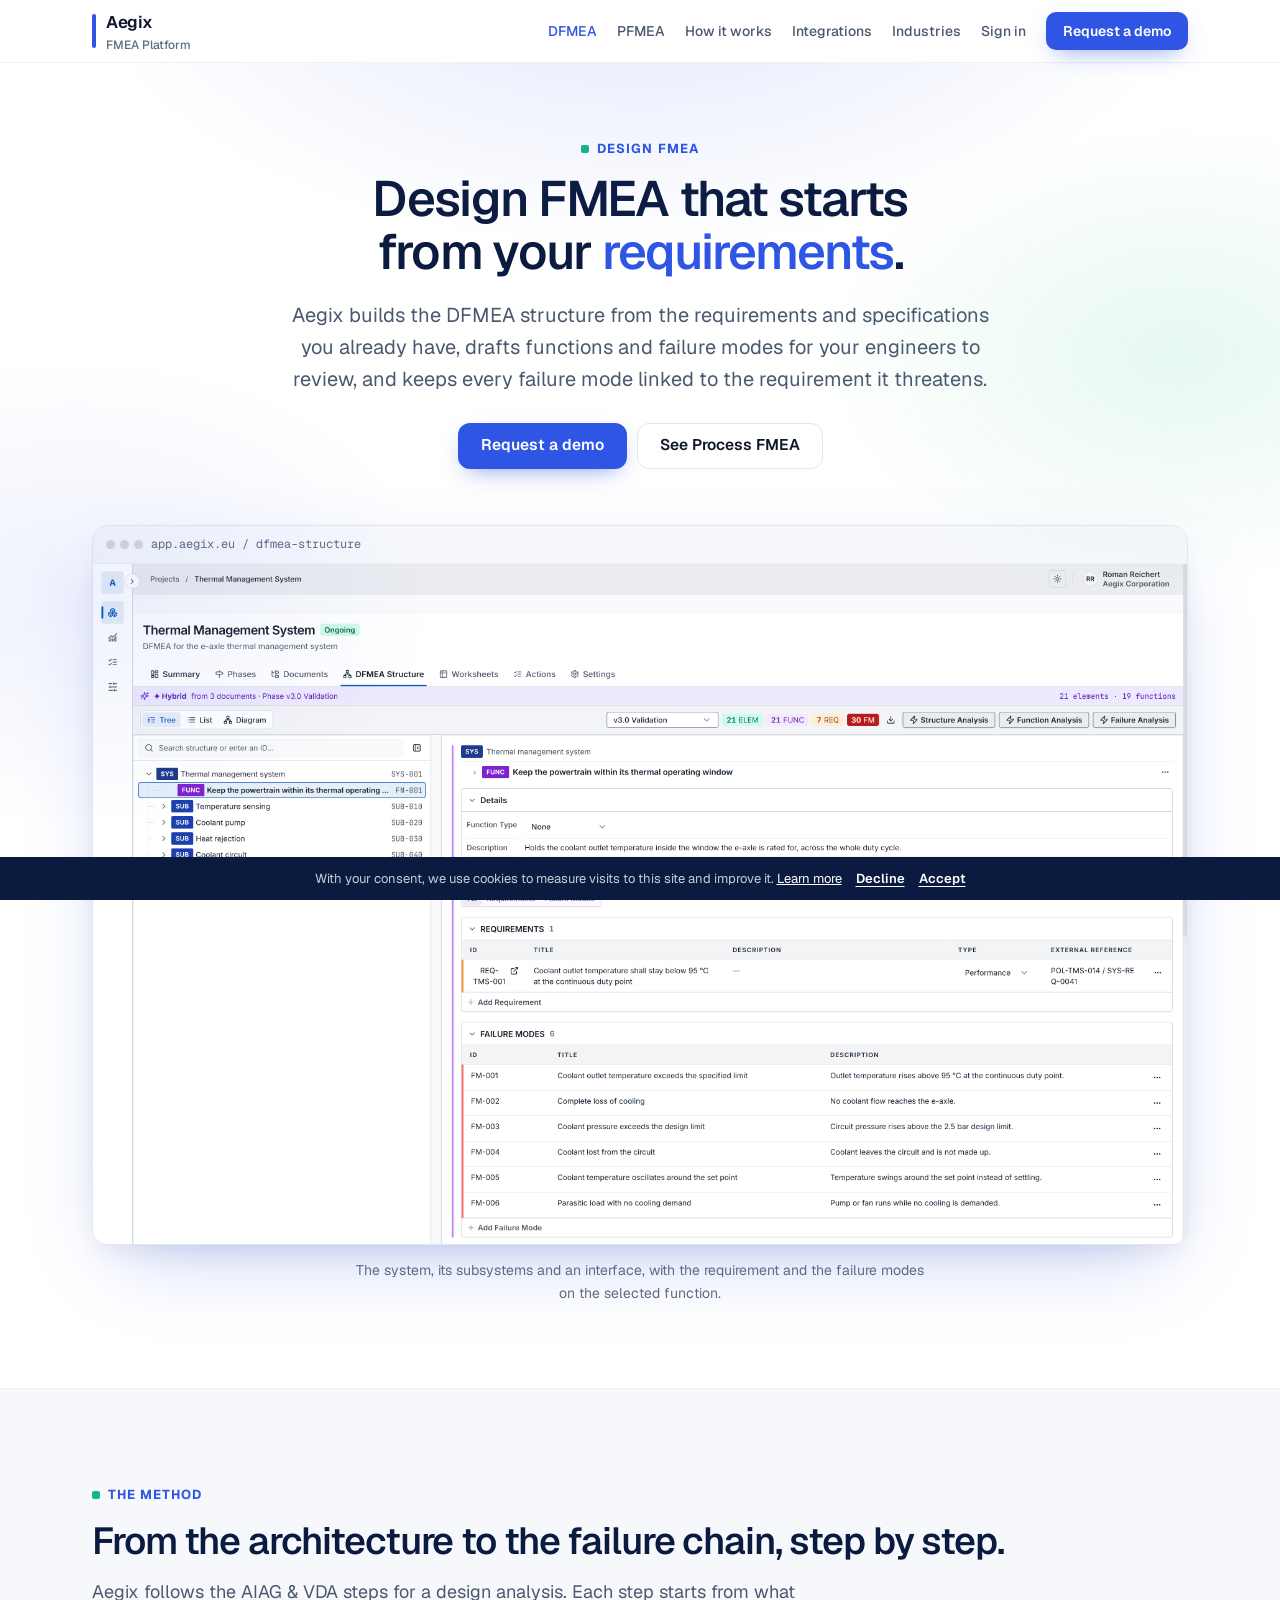
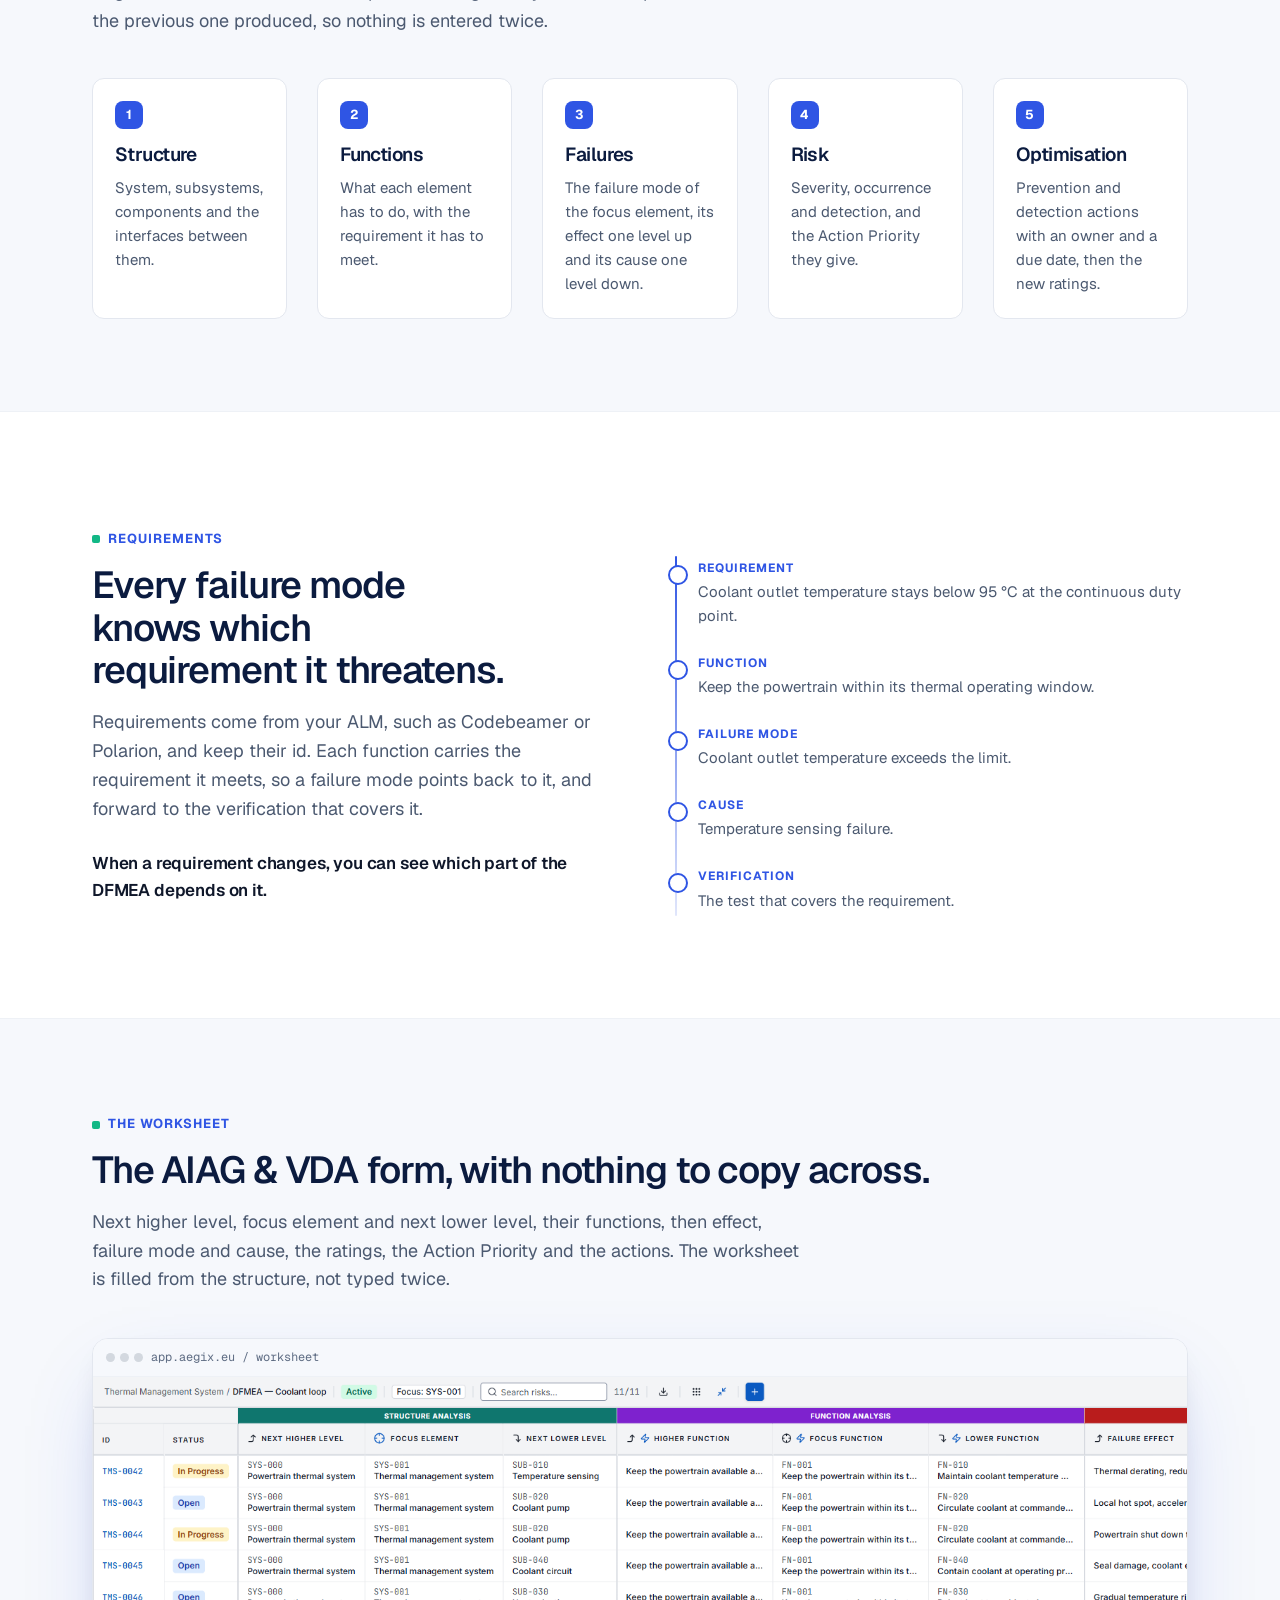
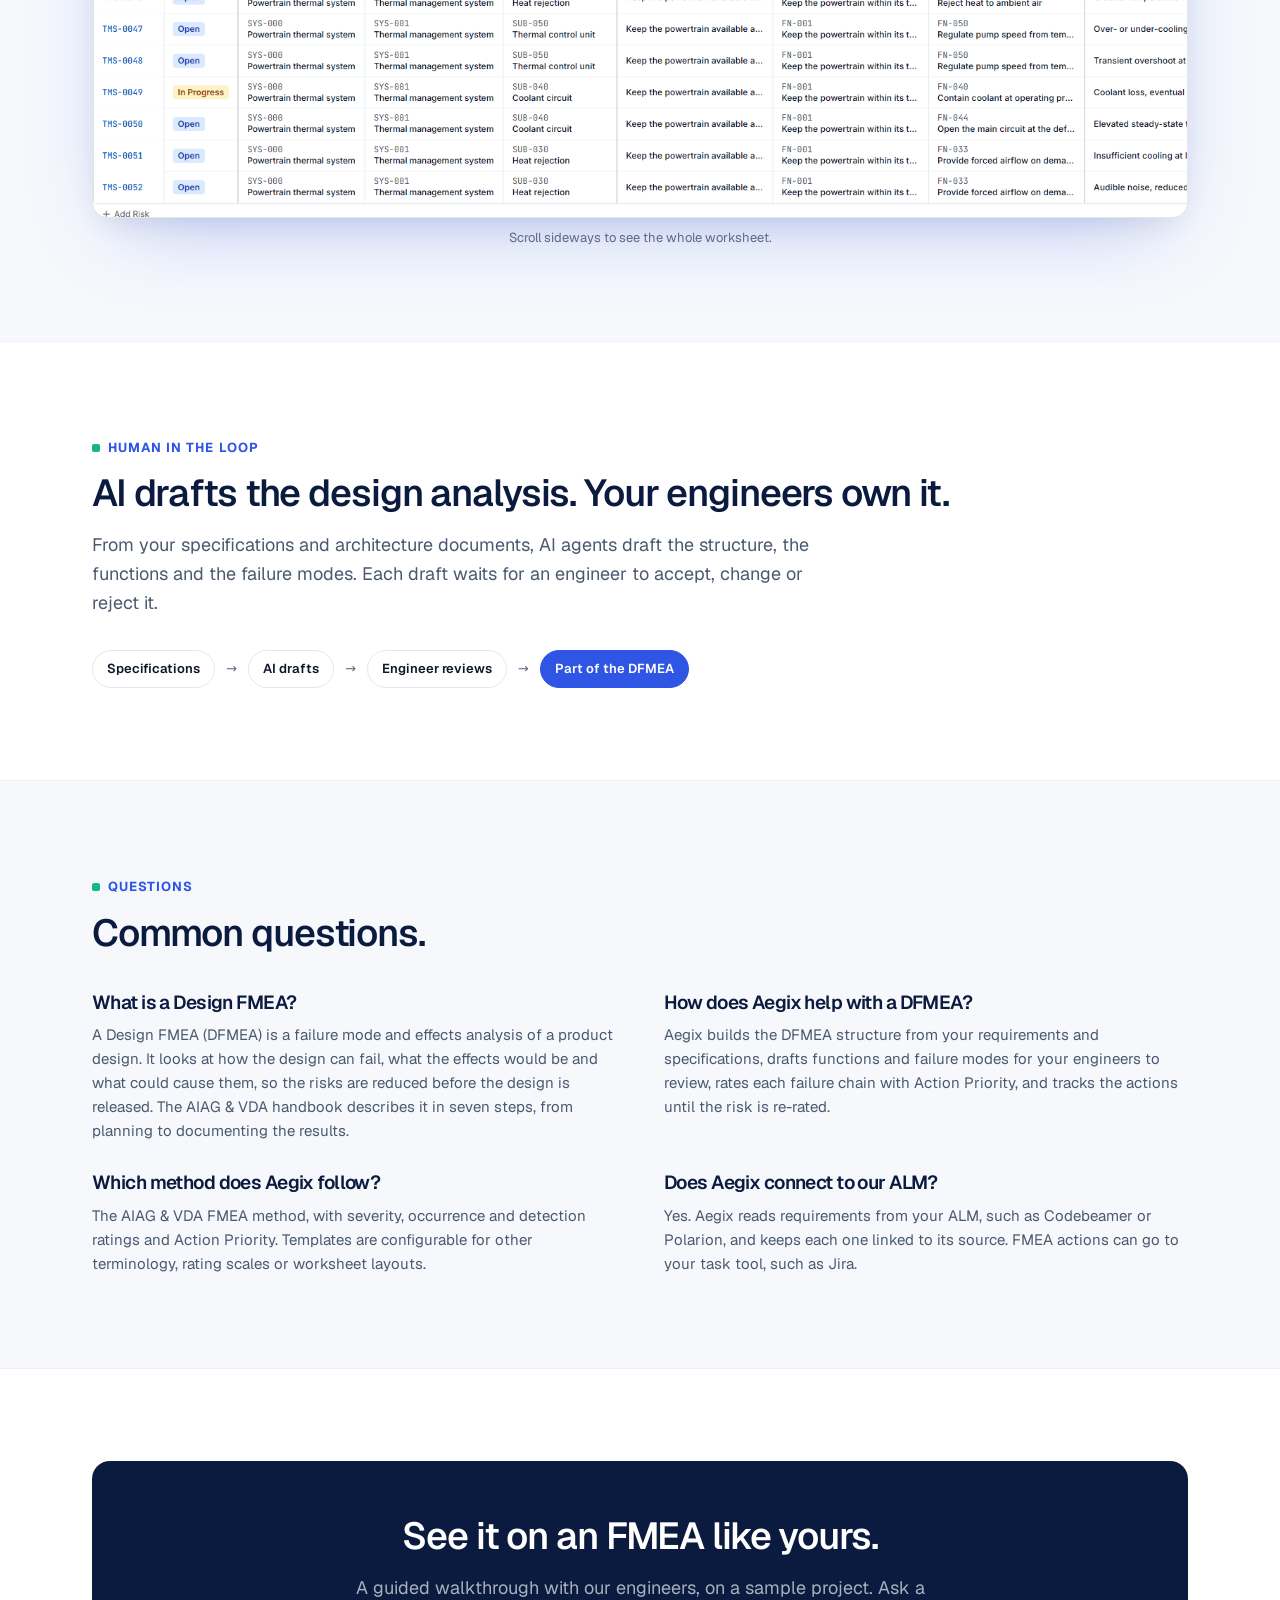
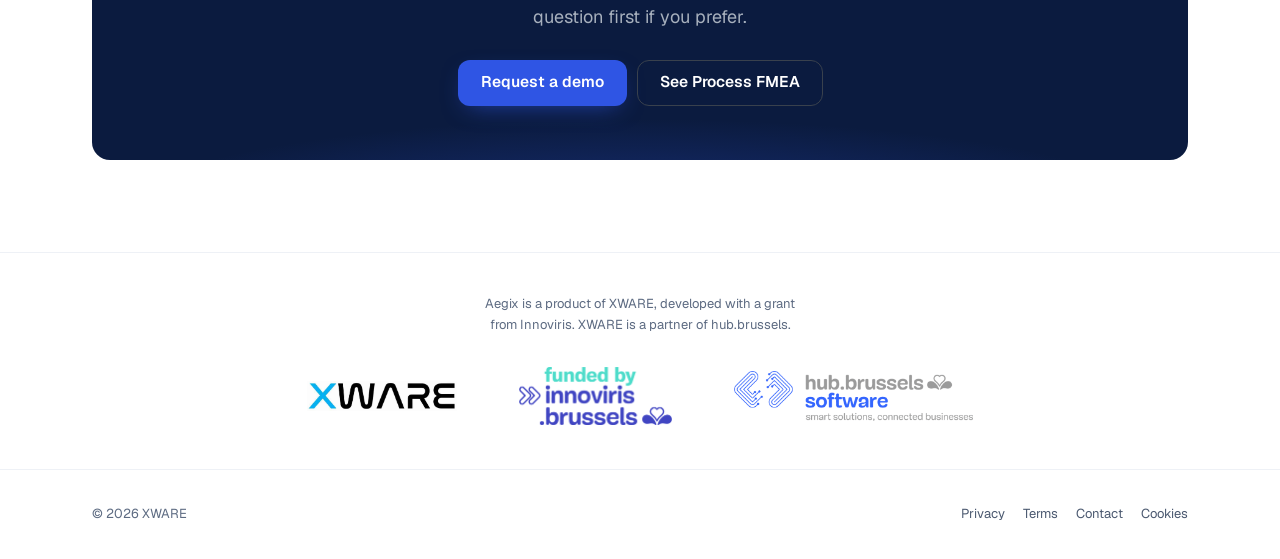
<file: dfmea/index.html>
<!doctype html>
<html lang="en">
	<head>
		<meta charset="utf-8" />
		<meta name="viewport" content="width=device-width, initial-scale=1" />
		<title>Design FMEA software (DFMEA) | Aegix</title>
		<meta name="description" content="Design FMEA software on the AIAG &amp; VDA method. Build the DFMEA from your requirements, let AI draft failure modes for review, and keep every risk traced." />
		<link rel="canonical" href="https://aegix.eu/dfmea/" />
		<meta property="og:type" content="website" />
		<meta property="og:site_name" content="Aegix" />
		<meta property="og:locale" content="en_GB" />
		<meta property="og:url" content="https://aegix.eu/dfmea/" />
		<meta property="og:title" content="Design FMEA software (DFMEA) | Aegix" />
		<meta property="og:description" content="Design FMEA software on the AIAG &amp; VDA method. Build the DFMEA from your requirements, let AI draft failure modes for review, and keep every risk traced." />
		<meta property="og:image" content="https://aegix.eu/og.png" />
		<meta name="twitter:card" content="summary_large_image" />
		<meta name="twitter:title" content="Design FMEA software (DFMEA) | Aegix" />
		<meta name="twitter:description" content="Design FMEA software on the AIAG &amp; VDA method. Build the DFMEA from your requirements, let AI draft failure modes for review, and keep every risk traced." />
		<meta name="twitter:image" content="https://aegix.eu/og.png" />
		<script type="application/ld+json">
{
	"@context": "https://schema.org",
	"@graph": [
		{
			"@type": "WebPage",
			"@id": "https://aegix.eu/dfmea/#page",
			"url": "https://aegix.eu/dfmea/",
			"name": "Design FMEA software (DFMEA) | Aegix",
			"description": "Design FMEA software on the AIAG & VDA method. Build the DFMEA from your requirements, let AI draft failure modes for review, and keep every risk traced.",
			"inLanguage": "en",
			"isPartOf": {
				"@id": "https://aegix.eu/#website"
			},
			"about": {
				"@id": "https://aegix.eu/#aegix"
			},
			"breadcrumb": {
				"@id": "https://aegix.eu/dfmea/#breadcrumb"
			}
		},
		{
			"@type": "BreadcrumbList",
			"itemListElement": [
				{
					"@type": "ListItem",
					"position": 1,
					"name": "Aegix",
					"item": "https://aegix.eu/"
				},
				{
					"@type": "ListItem",
					"position": 2,
					"name": "Design FMEA",
					"item": "https://aegix.eu/dfmea/"
				}
			],
			"@id": "https://aegix.eu/dfmea/#breadcrumb"
		},
		{
			"@type": "FAQPage",
			"mainEntity": [
				{
					"@type": "Question",
					"name": "What is a Design FMEA?",
					"acceptedAnswer": {
						"@type": "Answer",
						"text": "A Design FMEA (DFMEA) is a failure mode and effects analysis of a product design. It looks at how the design can fail, what the effects would be and what could cause them, so the risks are reduced before the design is released. The AIAG & VDA handbook describes it in seven steps, from planning to documenting the results."
					}
				},
				{
					"@type": "Question",
					"name": "How does Aegix help with a DFMEA?",
					"acceptedAnswer": {
						"@type": "Answer",
						"text": "Aegix builds the DFMEA structure from your requirements and specifications, drafts functions and failure modes for your engineers to review, rates each failure chain with Action Priority, and tracks the actions until the risk is re-rated."
					}
				},
				{
					"@type": "Question",
					"name": "Which method does Aegix follow?",
					"acceptedAnswer": {
						"@type": "Answer",
						"text": "The AIAG & VDA FMEA method, with severity, occurrence and detection ratings and Action Priority. Templates are configurable for other terminology, rating scales or worksheet layouts."
					}
				},
				{
					"@type": "Question",
					"name": "Does Aegix connect to our ALM?",
					"acceptedAnswer": {
						"@type": "Answer",
						"text": "Yes. Aegix reads requirements from your ALM, such as Codebeamer or Polarion, and keeps each one linked to its source. FMEA actions can go to your task tool, such as Jira."
					}
				}
			]
		}
	]
}
		</script>
		<link rel="preload" href="/fonts/geist.woff2" as="font" type="font/woff2" crossorigin />
		<link
			rel="icon"
			href="data:image/svg+xml,%3Csvg xmlns='http://www.w3.org/2000/svg' viewBox='0 0 32 32'%3E%3Crect width='32' height='32' rx='7' fill='%232F55E4'/%3E%3Crect x='14' y='7' width='4' height='18' rx='2' fill='white'/%3E%3C/svg%3E"
		/>

		<link rel="stylesheet" href="/site.css" />
	</head>

	<body>
		<header>
			<div class="shell bar">
				<a class="brand" href="/">
					<span class="mark" aria-hidden="true"></span>
					<span>Aegix<small>FMEA Platform</small></span>
				</a>
				<nav>
					<a class="hide-sm" href="/dfmea/" aria-current="page">DFMEA</a>
					<a class="hide-sm" href="/pfmea/">PFMEA</a>
					<a class="hide-sm" href="/#platform">How it works</a>
					<a class="hide-sm" href="/#ecosystem">Integrations</a>
					<a class="hide-sm" href="/#industries">Industries</a>
					<a class="hide-sm" href="https://app.aegix.eu">Sign in</a>
					<a class="btn btn-primary" href="/#contact">Request a demo</a>
					<button class="nav-toggle" id="nav-toggle" type="button" aria-expanded="false" aria-controls="nav-menu">
						<span class="sr-only">Menu</span>
						<svg width="18" height="14" viewBox="0 0 18 14" aria-hidden="true" focusable="false">
							<rect y="0" width="18" height="2" rx="1" fill="currentColor"/>
							<rect y="6" width="18" height="2" rx="1" fill="currentColor"/>
							<rect y="12" width="18" height="2" rx="1" fill="currentColor"/>
						</svg>
					</button>
				</nav>
			</div>
			<div class="nav-menu" id="nav-menu" hidden>
				<div class="shell">
					<a href="/dfmea/" aria-current="page">DFMEA</a>
					<a href="/pfmea/">PFMEA</a>
					<a href="/#platform">How it works</a>
					<a href="/#ecosystem">Integrations</a>
					<a href="/#industries">Industries</a>
					<a href="https://app.aegix.eu">Sign in</a>
				</div>
			</div>
		</header>

		<!-- ── Hero ─────────────────────────────────── -->
		<section class="hero">
			<div class="shell">
				<p class="eyebrow">Design FMEA</p>
				<h1>Design FMEA that starts from your <em>requirements</em>.</h1>
				<p class="sub">
					Aegix builds the DFMEA structure from the requirements and specifications
					you already have, drafts functions and failure modes for your engineers
					to review, and keeps every failure mode linked to the requirement it
					threatens.
				</p>
				<div class="actions">
					<a class="btn btn-primary" href="/#contact">Request a demo</a>
					<a class="btn btn-ghost" href="/pfmea/">See Process FMEA</a>
				</div>
			</div>
			<div class="shot" style="margin-top:56px">
				<figure class="frame" style="margin:0">
						<div class="frame-bar">
							<span class="frame-dots" aria-hidden="true"><i></i><i></i><i></i></span>
							<span class="frame-path">app.aegix.eu / dfmea-structure</span>
						</div>
						<div class="frame-body">
							<img src="/shots/structure-dfmea.png" width="3520" height="2190" alt="The DFMEA structure of a thermal management system in Aegix. A tree on the left holds the system, its function, five subsystems and an interface, each with its artifact code. The inspector on the right shows the selected function: its description, the requirement it has to meet with the Polarion item that requirement came from, and the six failure modes found for it." />
						</div>
					</figure>
				<p class="shot-cap">The system, its subsystems and an interface, with the requirement and the failure modes on the selected function.</p>
			</div>
		</section>

		<!-- ── Steps ────────────────────────────────── -->
		<section id="method" class="alt">
			<div class="shell">
				<p class="eyebrow">The method</p>
				<h2>From the architecture to the failure chain, step by step.</h2>
				<p class="lede">
					Aegix follows the AIAG &amp; VDA steps for a design analysis. Each step
					starts from what the previous one produced, so nothing is entered twice.
				</p>
				<div class="grid five">
					<div class="card"><div class="num">1</div><h3>Structure</h3><p>System, subsystems, components and the interfaces between them.</p></div>
					<div class="card"><div class="num">2</div><h3>Functions</h3><p>What each element has to do, with the requirement it has to meet.</p></div>
					<div class="card"><div class="num">3</div><h3>Failures</h3><p>The failure mode of the focus element, its effect one level up and its cause one level down.</p></div>
					<div class="card"><div class="num">4</div><h3>Risk</h3><p>Severity, occurrence and detection, and the Action Priority they give.</p></div>
					<div class="card"><div class="num">5</div><h3>Optimisation</h3><p>Prevention and detection actions with an owner and a due date, then the new ratings.</p></div>
				</div>
			</div>
		</section>

		<!-- ── Requirements ─────────────────────────── -->
		<section>
			<div class="shell split">
				<div>
					<p class="eyebrow">Requirements</p>
					<h2>Every failure mode knows which requirement it threatens.</h2>
					<p class="lede">
						Requirements come from your ALM, such as Codebeamer or Polarion, and keep
						their id. Each function carries the requirement it meets, so a failure
						mode points back to it, and forward to the verification that covers it.
					</p>
					<p class="kicker">When a requirement changes, you can see which part of the DFMEA depends on it.</p>
				</div>
				<div class="spine">
					<div class="sp"><div class="sp-k">Requirement</div><div class="sp-v">Coolant outlet temperature stays below 95 °C at the continuous duty point.</div></div>
					<div class="sp"><div class="sp-k">Function</div><div class="sp-v">Keep the powertrain within its thermal operating window.</div></div>
					<div class="sp"><div class="sp-k">Failure mode</div><div class="sp-v">Coolant outlet temperature exceeds the limit.</div></div>
					<div class="sp"><div class="sp-k">Cause</div><div class="sp-v">Temperature sensing failure.</div></div>
					<div class="sp"><div class="sp-k">Verification</div><div class="sp-v">The test that covers the requirement.</div></div>
				</div>
			</div>
		</section>

		<!-- ── Worksheet ────────────────────────────── -->
		<section class="alt">
			<div class="shell">
				<p class="eyebrow">The worksheet</p>
				<h2>The AIAG &amp; VDA form, with nothing to copy across.</h2>
				<p class="lede">
					Next higher level, focus element and next lower level, their functions,
					then effect, failure mode and cause, the ratings, the Action Priority and
					the actions. The worksheet is filled from the structure, not typed twice.
				</p>
			</div>
			<div class="shot pan" style="margin-top:44px">
				<figure class="frame" style="margin:0">
						<div class="frame-bar">
							<span class="frame-dots" aria-hidden="true"><i></i><i></i><i></i></span>
							<span class="frame-path">app.aegix.eu / worksheet</span>
						</div>
						<div class="frame-body" tabindex="0" role="region" aria-label="worksheet">
							<img src="/shots/view-all.png" width="2700" height="625" loading="lazy" alt="A complete AIAG-VDA DFMEA worksheet in Aegix, with every column group side by side: structure analysis, function analysis, failure analysis, the severity, occurrence and detection ratings with the action priority they produce, and optimisation with the linked actions and re-rated values." />
						</div>
					</figure>
				<p class="pan-hint">Scroll sideways to see the whole worksheet.</p>
			</div>
		</section>

		<!-- ── AI ───────────────────────────────────── -->
		<section>
			<div class="shell">
				<p class="eyebrow">Human in the loop</p>
				<h2>AI drafts the design analysis. Your engineers own it.</h2>
				<p class="lede">
					From your specifications and architecture documents, AI agents draft the
					structure, the functions and the failure modes. Each draft waits for an
					engineer to accept, change or reject it.
				</p>
				<div class="pipeline">
					<span class="pill">Specifications</span><span class="sep">&rarr;</span>
					<span class="pill">AI drafts</span><span class="sep">&rarr;</span>
					<span class="pill">Engineer reviews</span><span class="sep">&rarr;</span>
					<span class="pill pill-end">Part of the DFMEA</span>
				</div>
			</div>
		</section>

		<!-- ── FAQ ──────────────────────────────────── -->
		<section class="alt">
			<div class="shell">
				<p class="eyebrow">Questions</p>
				<h2>Common questions.</h2>
				<div class="faq">
					<div class="faq-item"><h3>What is a Design FMEA?</h3><p>A Design FMEA (DFMEA) is a failure mode and effects analysis of a product design. It looks at how the design can fail, what the effects would be and what could cause them, so the risks are reduced before the design is released. The AIAG &amp; VDA handbook describes it in seven steps, from planning to documenting the results.</p></div>
					<div class="faq-item"><h3>How does Aegix help with a DFMEA?</h3><p>Aegix builds the DFMEA structure from your requirements and specifications, drafts functions and failure modes for your engineers to review, rates each failure chain with Action Priority, and tracks the actions until the risk is re-rated.</p></div>
					<div class="faq-item"><h3>Which method does Aegix follow?</h3><p>The AIAG &amp; VDA FMEA method, with severity, occurrence and detection ratings and Action Priority. Templates are configurable for other terminology, rating scales or worksheet layouts.</p></div>
					<div class="faq-item"><h3>Does Aegix connect to our ALM?</h3><p>Yes. Aegix reads requirements from your ALM, such as Codebeamer or Polarion, and keeps each one linked to its source. FMEA actions can go to your task tool, such as Jira.</p></div>
				</div>
			</div>
		</section>

		<!-- ── CTA ──────────────────────────────────── -->
		<section>
			<div class="shell">
				<div class="cta">
					<h2>See it on an FMEA like yours.</h2>
					<p class="lede">
						A guided walkthrough with our engineers, on a sample project. Ask a
						question first if you prefer.
					</p>
					<div class="actions">
						<a class="btn btn-primary" href="/#contact">Request a demo</a>
						<a class="btn btn-ghost" href="/pfmea/">See Process FMEA</a>
					</div>
				</div>
			</div>
		</section>


		<section class="credits">
			<div class="shell">
				<p>
					Aegix is a product of XWARE, developed with a grant from Innoviris.
					XWARE is a partner of hub.brussels.
				</p>
				<div class="credits-logos">
					<a href="https://xware-engineering.com" target="_blank" rel="noopener noreferrer">
						<img class="l-xware" src="/logos/xware.jpg" width="981" height="196" alt="XWARE" />
					</a>
					<a href="https://innoviris.brussels" target="_blank" rel="noopener noreferrer">
						<img class="l-innoviris" src="/logos/innoviris.png" width="616" height="233" alt="Funded by innoviris.brussels" />
					</a>
					<a href="https://software.brussels" target="_blank" rel="noopener noreferrer">
						<img class="l-software" src="/logos/software-brussels.png" width="768" height="161" alt="hub.brussels" />
					</a>
				</div>
			</div>
		</section>

		<footer>
			<div class="shell foot">
				<span>&copy; 2026 XWARE</span>
				<span class="foot-links">
					<a href="/privacy/">Privacy</a>
					<a href="/terms/">Terms</a>
					<a href="/#contact">Contact</a>
					<button type="button" class="foot-cookies" id="cookie-settings">Cookies</button>
				</span>
			</div>
		</footer>
	
		<div class="consent" id="consent" role="region" aria-label="Cookie notice" hidden>
			<p>With your consent, we use cookies to measure visits to this site and improve it. <a href="/privacy/#analytics">Learn more</a></p>
			<div class="consent-actions">
				<button type="button" id="consent-decline">Decline</button>
				<button type="button" id="consent-accept">Accept</button>
			</div>
		</div>



	<script src="/site.js"></script>
</body>
</html>
</file>
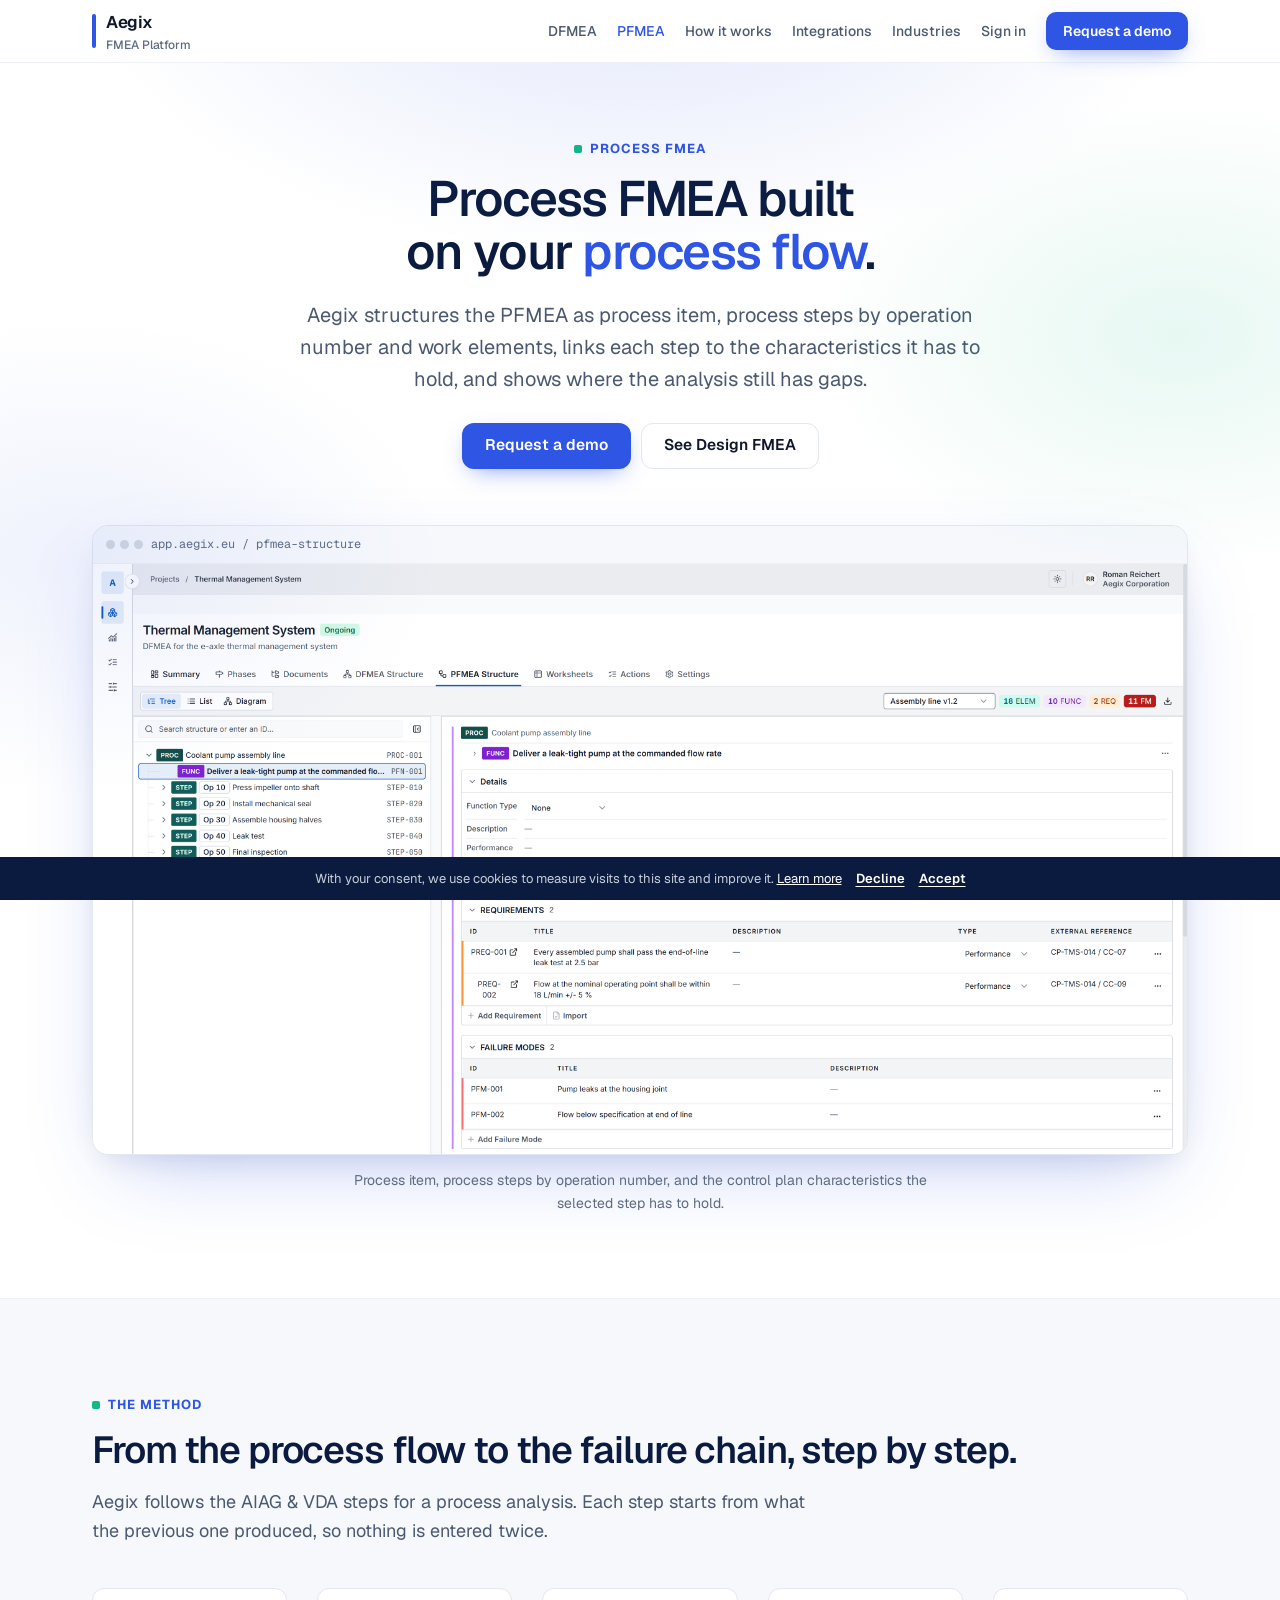
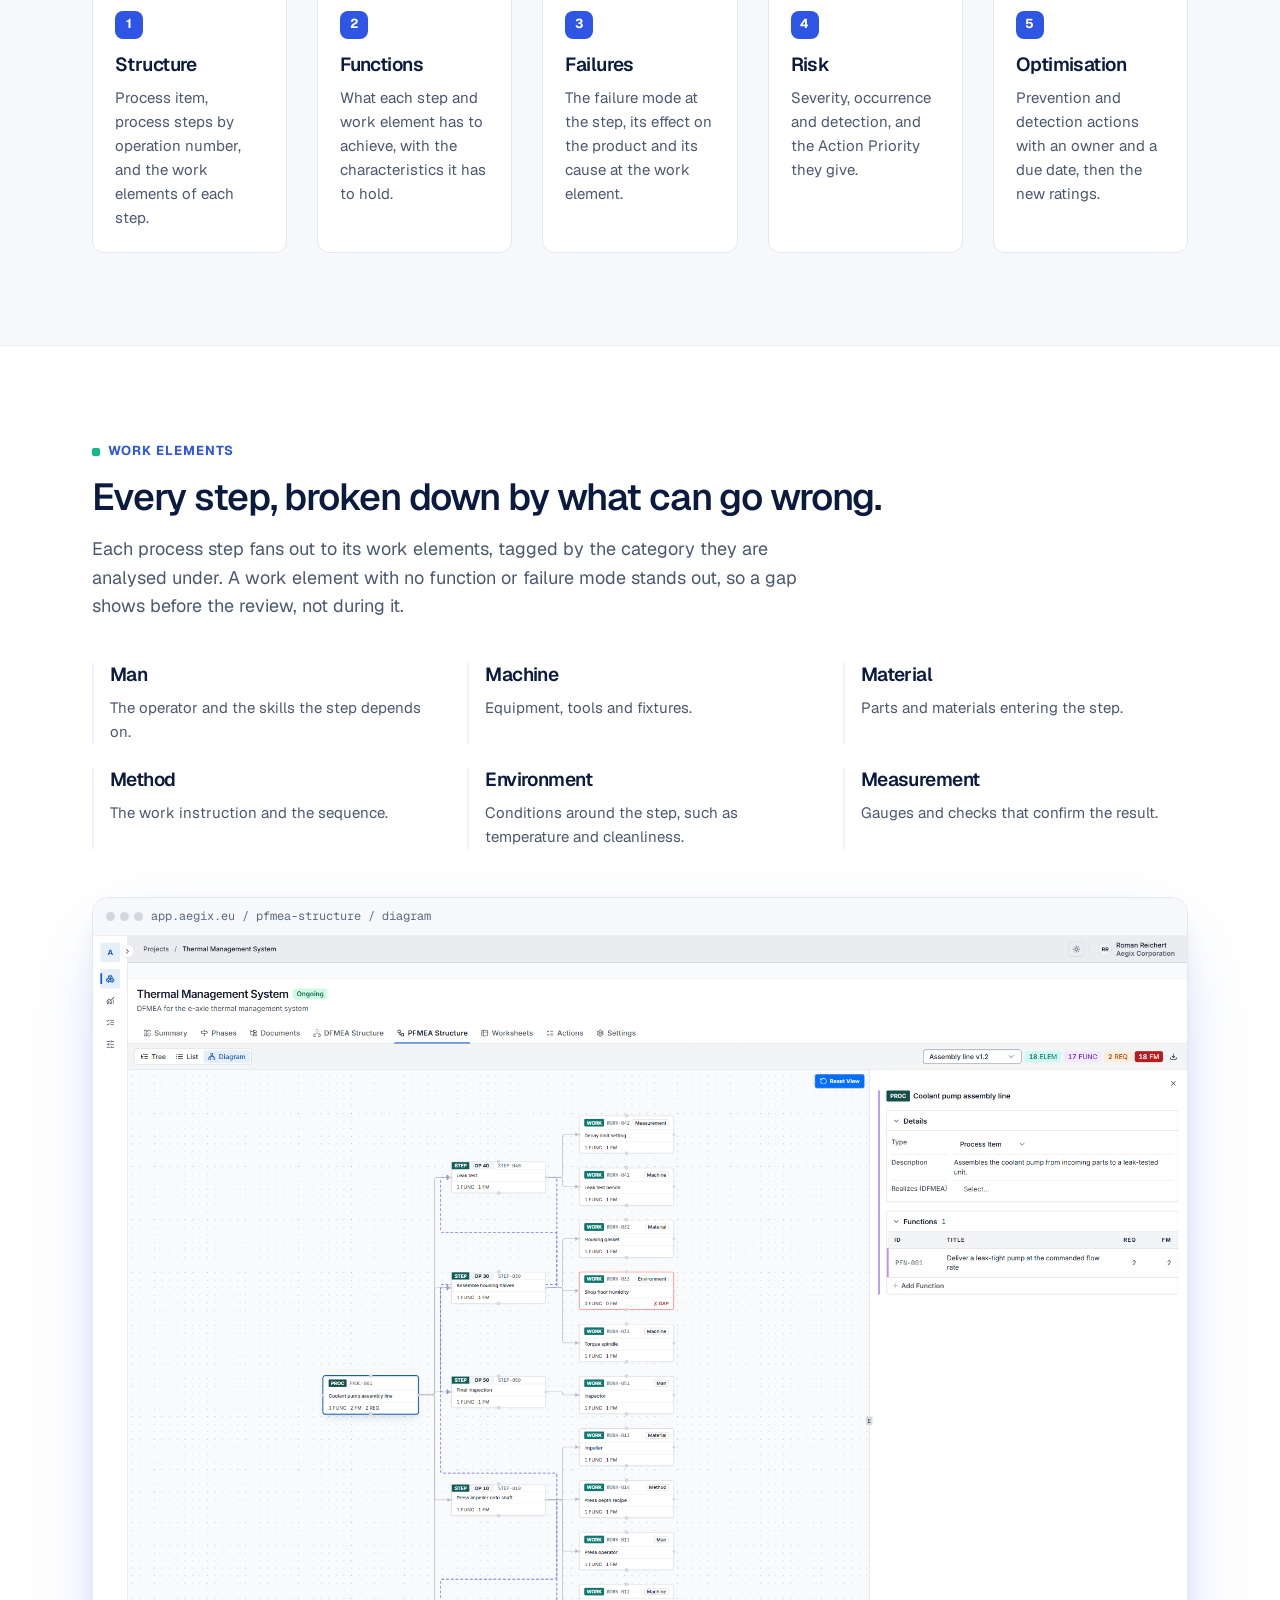
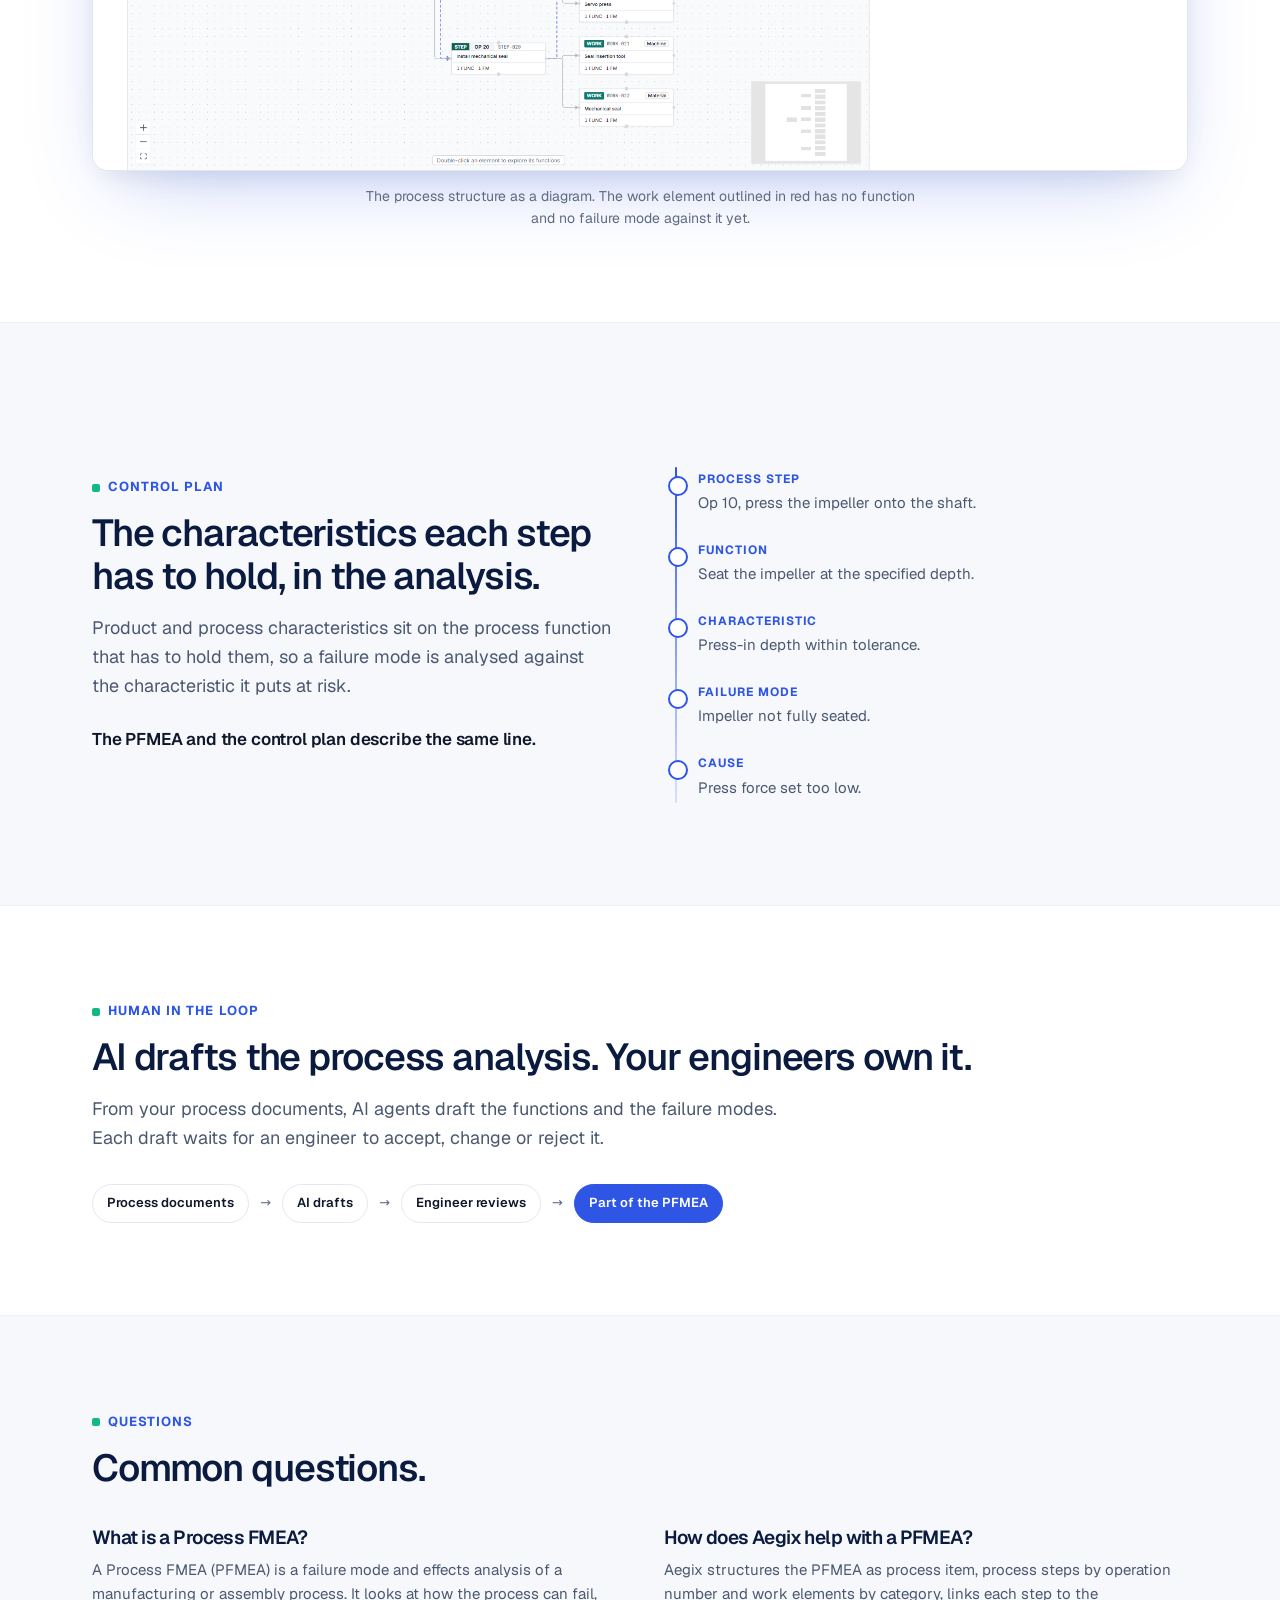
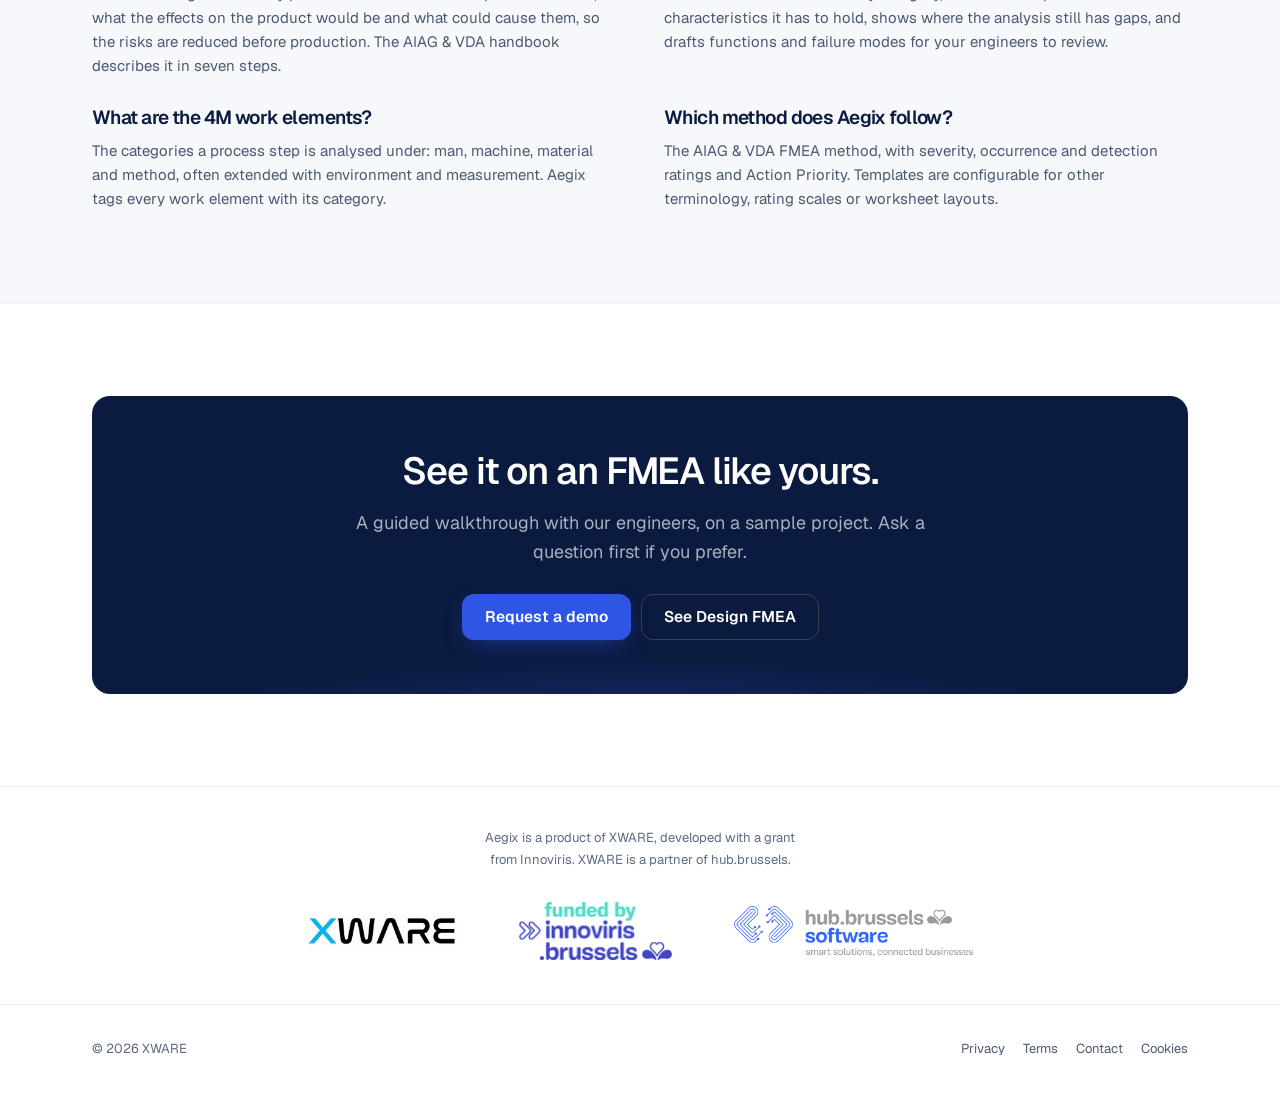
<file: pfmea/index.html>
<!doctype html>
<html lang="en">
	<head>
		<meta charset="utf-8" />
		<meta name="viewport" content="width=device-width, initial-scale=1" />
		<title>Process FMEA software (PFMEA) | Aegix</title>
		<meta name="description" content="Process FMEA software on the AIAG &amp; VDA method. Structure process steps and 4M work elements, link control plan characteristics, and find gaps early." />
		<link rel="canonical" href="https://aegix.eu/pfmea/" />
		<meta property="og:type" content="website" />
		<meta property="og:site_name" content="Aegix" />
		<meta property="og:locale" content="en_GB" />
		<meta property="og:url" content="https://aegix.eu/pfmea/" />
		<meta property="og:title" content="Process FMEA software (PFMEA) | Aegix" />
		<meta property="og:description" content="Process FMEA software on the AIAG &amp; VDA method. Structure process steps and 4M work elements, link control plan characteristics, and find gaps early." />
		<meta property="og:image" content="https://aegix.eu/og.png" />
		<meta name="twitter:card" content="summary_large_image" />
		<meta name="twitter:title" content="Process FMEA software (PFMEA) | Aegix" />
		<meta name="twitter:description" content="Process FMEA software on the AIAG &amp; VDA method. Structure process steps and 4M work elements, link control plan characteristics, and find gaps early." />
		<meta name="twitter:image" content="https://aegix.eu/og.png" />
		<script type="application/ld+json">
{
	"@context": "https://schema.org",
	"@graph": [
		{
			"@type": "WebPage",
			"@id": "https://aegix.eu/pfmea/#page",
			"url": "https://aegix.eu/pfmea/",
			"name": "Process FMEA software (PFMEA) | Aegix",
			"description": "Process FMEA software on the AIAG & VDA method. Structure process steps and 4M work elements, link control plan characteristics, and find gaps early.",
			"inLanguage": "en",
			"isPartOf": {
				"@id": "https://aegix.eu/#website"
			},
			"about": {
				"@id": "https://aegix.eu/#aegix"
			},
			"breadcrumb": {
				"@id": "https://aegix.eu/pfmea/#breadcrumb"
			}
		},
		{
			"@type": "BreadcrumbList",
			"itemListElement": [
				{
					"@type": "ListItem",
					"position": 1,
					"name": "Aegix",
					"item": "https://aegix.eu/"
				},
				{
					"@type": "ListItem",
					"position": 2,
					"name": "Process FMEA",
					"item": "https://aegix.eu/pfmea/"
				}
			],
			"@id": "https://aegix.eu/pfmea/#breadcrumb"
		},
		{
			"@type": "FAQPage",
			"mainEntity": [
				{
					"@type": "Question",
					"name": "What is a Process FMEA?",
					"acceptedAnswer": {
						"@type": "Answer",
						"text": "A Process FMEA (PFMEA) is a failure mode and effects analysis of a manufacturing or assembly process. It looks at how the process can fail, what the effects on the product would be and what could cause them, so the risks are reduced before production. The AIAG & VDA handbook describes it in seven steps."
					}
				},
				{
					"@type": "Question",
					"name": "How does Aegix help with a PFMEA?",
					"acceptedAnswer": {
						"@type": "Answer",
						"text": "Aegix structures the PFMEA as process item, process steps by operation number and work elements by category, links each step to the characteristics it has to hold, shows where the analysis still has gaps, and drafts functions and failure modes for your engineers to review."
					}
				},
				{
					"@type": "Question",
					"name": "What are the 4M work elements?",
					"acceptedAnswer": {
						"@type": "Answer",
						"text": "The categories a process step is analysed under: man, machine, material and method, often extended with environment and measurement. Aegix tags every work element with its category."
					}
				},
				{
					"@type": "Question",
					"name": "Which method does Aegix follow?",
					"acceptedAnswer": {
						"@type": "Answer",
						"text": "The AIAG & VDA FMEA method, with severity, occurrence and detection ratings and Action Priority. Templates are configurable for other terminology, rating scales or worksheet layouts."
					}
				}
			]
		}
	]
}
		</script>
		<link rel="preload" href="/fonts/geist.woff2" as="font" type="font/woff2" crossorigin />
		<link
			rel="icon"
			href="data:image/svg+xml,%3Csvg xmlns='http://www.w3.org/2000/svg' viewBox='0 0 32 32'%3E%3Crect width='32' height='32' rx='7' fill='%232F55E4'/%3E%3Crect x='14' y='7' width='4' height='18' rx='2' fill='white'/%3E%3C/svg%3E"
		/>

		<link rel="stylesheet" href="/site.css" />
	</head>

	<body>
		<header>
			<div class="shell bar">
				<a class="brand" href="/">
					<span class="mark" aria-hidden="true"></span>
					<span>Aegix<small>FMEA Platform</small></span>
				</a>
				<nav>
					<a class="hide-sm" href="/dfmea/">DFMEA</a>
					<a class="hide-sm" href="/pfmea/" aria-current="page">PFMEA</a>
					<a class="hide-sm" href="/#platform">How it works</a>
					<a class="hide-sm" href="/#ecosystem">Integrations</a>
					<a class="hide-sm" href="/#industries">Industries</a>
					<a class="hide-sm" href="https://app.aegix.eu">Sign in</a>
					<a class="btn btn-primary" href="/#contact">Request a demo</a>
					<button class="nav-toggle" id="nav-toggle" type="button" aria-expanded="false" aria-controls="nav-menu">
						<span class="sr-only">Menu</span>
						<svg width="18" height="14" viewBox="0 0 18 14" aria-hidden="true" focusable="false">
							<rect y="0" width="18" height="2" rx="1" fill="currentColor"/>
							<rect y="6" width="18" height="2" rx="1" fill="currentColor"/>
							<rect y="12" width="18" height="2" rx="1" fill="currentColor"/>
						</svg>
					</button>
				</nav>
			</div>
			<div class="nav-menu" id="nav-menu" hidden>
				<div class="shell">
					<a href="/dfmea/">DFMEA</a>
					<a href="/pfmea/" aria-current="page">PFMEA</a>
					<a href="/#platform">How it works</a>
					<a href="/#ecosystem">Integrations</a>
					<a href="/#industries">Industries</a>
					<a href="https://app.aegix.eu">Sign in</a>
				</div>
			</div>
		</header>

		<!-- ── Hero ─────────────────────────────────── -->
		<section class="hero">
			<div class="shell">
				<p class="eyebrow">Process FMEA</p>
				<h1>Process FMEA built on your <em>process flow</em>.</h1>
				<p class="sub">
					Aegix structures the PFMEA as process item, process steps by operation
					number and work elements, links each step to the characteristics it has
					to hold, and shows where the analysis still has gaps.
				</p>
				<div class="actions">
					<a class="btn btn-primary" href="/#contact">Request a demo</a>
					<a class="btn btn-ghost" href="/dfmea/">See Design FMEA</a>
				</div>
			</div>
			<div class="shot" style="margin-top:56px">
				<figure class="frame" style="margin:0">
						<div class="frame-bar">
							<span class="frame-dots" aria-hidden="true"><i></i><i></i><i></i></span>
							<span class="frame-path">app.aegix.eu / pfmea-structure</span>
						</div>
						<div class="frame-body">
							<img src="/shots/structure-pfmea.png" width="3520" height="1900" alt="The PFMEA structure of a coolant pump assembly line in Aegix. The tree holds the process item and its process steps, each carrying its operation number from Op 10 to Op 50. The inspector shows the selected process function with the two control plan characteristics it has to hold and the two failure modes found for it." />
						</div>
					</figure>
				<p class="shot-cap">Process item, process steps by operation number, and the control plan characteristics the selected step has to hold.</p>
			</div>
		</section>

		<!-- ── Steps ────────────────────────────────── -->
		<section id="method" class="alt">
			<div class="shell">
				<p class="eyebrow">The method</p>
				<h2>From the process flow to the failure chain, step by step.</h2>
				<p class="lede">
					Aegix follows the AIAG &amp; VDA steps for a process analysis. Each step
					starts from what the previous one produced, so nothing is entered twice.
				</p>
				<div class="grid five">
					<div class="card"><div class="num">1</div><h3>Structure</h3><p>Process item, process steps by operation number, and the work elements of each step.</p></div>
					<div class="card"><div class="num">2</div><h3>Functions</h3><p>What each step and work element has to achieve, with the characteristics it has to hold.</p></div>
					<div class="card"><div class="num">3</div><h3>Failures</h3><p>The failure mode at the step, its effect on the product and its cause at the work element.</p></div>
					<div class="card"><div class="num">4</div><h3>Risk</h3><p>Severity, occurrence and detection, and the Action Priority they give.</p></div>
					<div class="card"><div class="num">5</div><h3>Optimisation</h3><p>Prevention and detection actions with an owner and a due date, then the new ratings.</p></div>
				</div>
			</div>
		</section>

		<!-- ── 4M ───────────────────────────────────── -->
		<section>
			<div class="shell">
				<p class="eyebrow">Work elements</p>
				<h2>Every step, broken down by what can go wrong.</h2>
				<p class="lede">
					Each process step fans out to its work elements, tagged by the category
					they are analysed under. A work element with no function or failure mode
					stands out, so a gap shows before the review, not during it.
				</p>
				<div class="grid three">
					<div class="feat"><h3>Man</h3><p>The operator and the skills the step depends on.</p></div>
					<div class="feat"><h3>Machine</h3><p>Equipment, tools and fixtures.</p></div>
					<div class="feat"><h3>Material</h3><p>Parts and materials entering the step.</p></div>
					<div class="feat"><h3>Method</h3><p>The work instruction and the sequence.</p></div>
					<div class="feat"><h3>Environment</h3><p>Conditions around the step, such as temperature and cleanliness.</p></div>
					<div class="feat"><h3>Measurement</h3><p>Gauges and checks that confirm the result.</p></div>
				</div>
			</div>
			<div class="shot" style="margin-top:48px">
				<figure class="frame" style="margin:0">
						<div class="frame-bar">
							<span class="frame-dots" aria-hidden="true"><i></i><i></i><i></i></span>
							<span class="frame-path">app.aegix.eu / pfmea-structure / diagram</span>
						</div>
						<div class="frame-body">
							<img src="/shots/structure-diagram.png" width="2000" height="1525" loading="lazy" alt="The same process structure drawn as a flow. The process item on the left feeds five process steps by operation number, and each step fans out to its work elements, every one tagged with the category it is analysed under: man, machine, material, method, environment or measurement. One work element is outlined in red and marked as a gap, having no function and no failure mode against it." />
						</div>
					</figure>
				<p class="shot-cap">The process structure as a diagram. The work element outlined in red has no function and no failure mode against it yet.</p>
			</div>
		</section>

		<!-- ── Control plan ─────────────────────────── -->
		<section class="alt">
			<div class="shell split">
				<div>
					<p class="eyebrow">Control plan</p>
					<h2>The characteristics each step has to hold, in the analysis.</h2>
					<p class="lede">
						Product and process characteristics sit on the process function that has
						to hold them, so a failure mode is analysed against the characteristic
						it puts at risk.
					</p>
					<p class="kicker">The PFMEA and the control plan describe the same line.</p>
				</div>
				<div class="spine">
					<div class="sp"><div class="sp-k">Process step</div><div class="sp-v">Op 10, press the impeller onto the shaft.</div></div>
					<div class="sp"><div class="sp-k">Function</div><div class="sp-v">Seat the impeller at the specified depth.</div></div>
					<div class="sp"><div class="sp-k">Characteristic</div><div class="sp-v">Press-in depth within tolerance.</div></div>
					<div class="sp"><div class="sp-k">Failure mode</div><div class="sp-v">Impeller not fully seated.</div></div>
					<div class="sp"><div class="sp-k">Cause</div><div class="sp-v">Press force set too low.</div></div>
				</div>
			</div>
		</section>

		<!-- ── AI ───────────────────────────────────── -->
		<section>
			<div class="shell">
				<p class="eyebrow">Human in the loop</p>
				<h2>AI drafts the process analysis. Your engineers own it.</h2>
				<p class="lede">
					From your process documents, AI agents draft the functions and the
					failure modes. Each draft waits for an engineer to
					accept, change or reject it.
				</p>
				<div class="pipeline">
					<span class="pill">Process documents</span><span class="sep">&rarr;</span>
					<span class="pill">AI drafts</span><span class="sep">&rarr;</span>
					<span class="pill">Engineer reviews</span><span class="sep">&rarr;</span>
					<span class="pill pill-end">Part of the PFMEA</span>
				</div>
			</div>
		</section>

		<!-- ── FAQ ──────────────────────────────────── -->
		<section class="alt">
			<div class="shell">
				<p class="eyebrow">Questions</p>
				<h2>Common questions.</h2>
				<div class="faq">
					<div class="faq-item"><h3>What is a Process FMEA?</h3><p>A Process FMEA (PFMEA) is a failure mode and effects analysis of a manufacturing or assembly process. It looks at how the process can fail, what the effects on the product would be and what could cause them, so the risks are reduced before production. The AIAG &amp; VDA handbook describes it in seven steps.</p></div>
					<div class="faq-item"><h3>How does Aegix help with a PFMEA?</h3><p>Aegix structures the PFMEA as process item, process steps by operation number and work elements by category, links each step to the characteristics it has to hold, shows where the analysis still has gaps, and drafts functions and failure modes for your engineers to review.</p></div>
					<div class="faq-item"><h3>What are the 4M work elements?</h3><p>The categories a process step is analysed under: man, machine, material and method, often extended with environment and measurement. Aegix tags every work element with its category.</p></div>
					<div class="faq-item"><h3>Which method does Aegix follow?</h3><p>The AIAG &amp; VDA FMEA method, with severity, occurrence and detection ratings and Action Priority. Templates are configurable for other terminology, rating scales or worksheet layouts.</p></div>
				</div>
			</div>
		</section>

		<!-- ── CTA ──────────────────────────────────── -->
		<section>
			<div class="shell">
				<div class="cta">
					<h2>See it on an FMEA like yours.</h2>
					<p class="lede">
						A guided walkthrough with our engineers, on a sample project. Ask a
						question first if you prefer.
					</p>
					<div class="actions">
						<a class="btn btn-primary" href="/#contact">Request a demo</a>
						<a class="btn btn-ghost" href="/dfmea/">See Design FMEA</a>
					</div>
				</div>
			</div>
		</section>


		<section class="credits">
			<div class="shell">
				<p>
					Aegix is a product of XWARE, developed with a grant from Innoviris.
					XWARE is a partner of hub.brussels.
				</p>
				<div class="credits-logos">
					<a href="https://xware-engineering.com" target="_blank" rel="noopener noreferrer">
						<img class="l-xware" src="/logos/xware.jpg" width="981" height="196" alt="XWARE" />
					</a>
					<a href="https://innoviris.brussels" target="_blank" rel="noopener noreferrer">
						<img class="l-innoviris" src="/logos/innoviris.png" width="616" height="233" alt="Funded by innoviris.brussels" />
					</a>
					<a href="https://software.brussels" target="_blank" rel="noopener noreferrer">
						<img class="l-software" src="/logos/software-brussels.png" width="768" height="161" alt="hub.brussels" />
					</a>
				</div>
			</div>
		</section>

		<footer>
			<div class="shell foot">
				<span>&copy; 2026 XWARE</span>
				<span class="foot-links">
					<a href="/privacy/">Privacy</a>
					<a href="/terms/">Terms</a>
					<a href="/#contact">Contact</a>
					<button type="button" class="foot-cookies" id="cookie-settings">Cookies</button>
				</span>
			</div>
		</footer>
	
		<div class="consent" id="consent" role="region" aria-label="Cookie notice" hidden>
			<p>With your consent, we use cookies to measure visits to this site and improve it. <a href="/privacy/#analytics">Learn more</a></p>
			<div class="consent-actions">
				<button type="button" id="consent-decline">Decline</button>
				<button type="button" id="consent-accept">Accept</button>
			</div>
		</div>



	<script src="/site.js"></script>
</body>
</html>
</file>
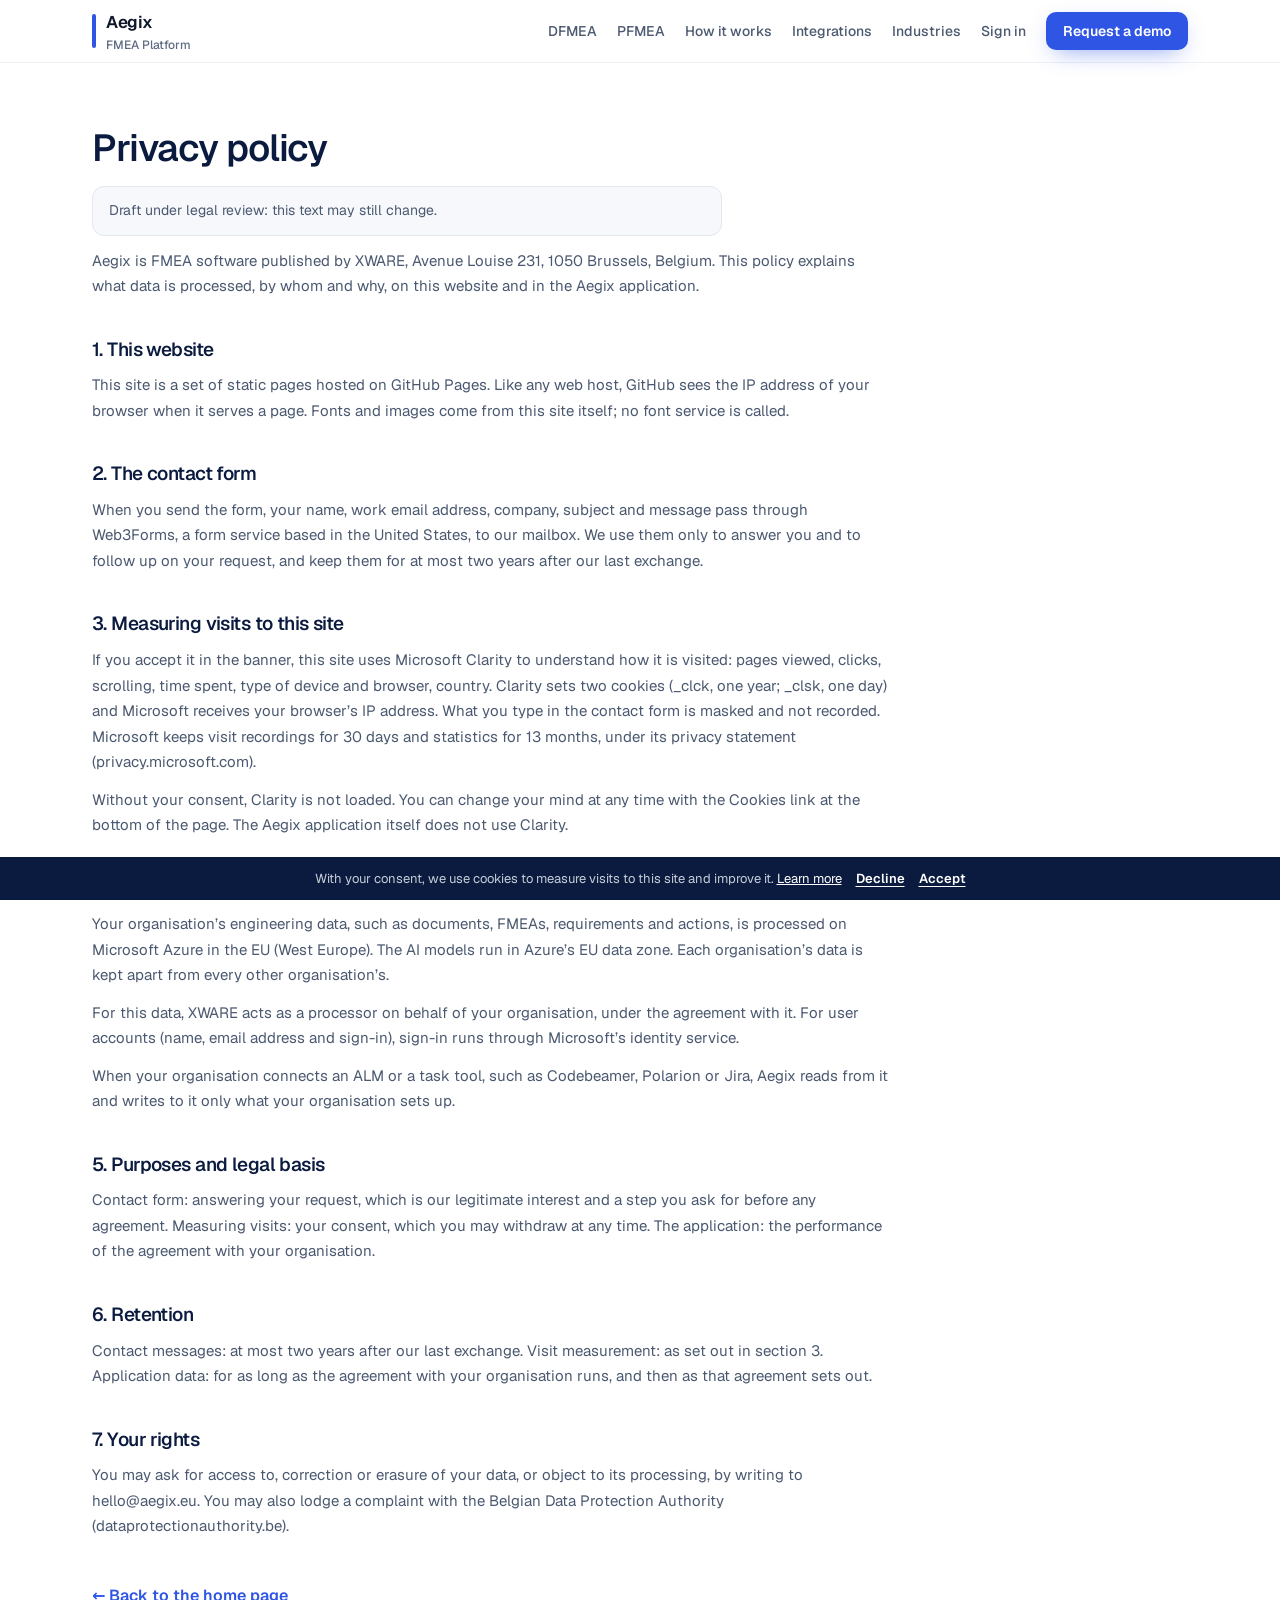
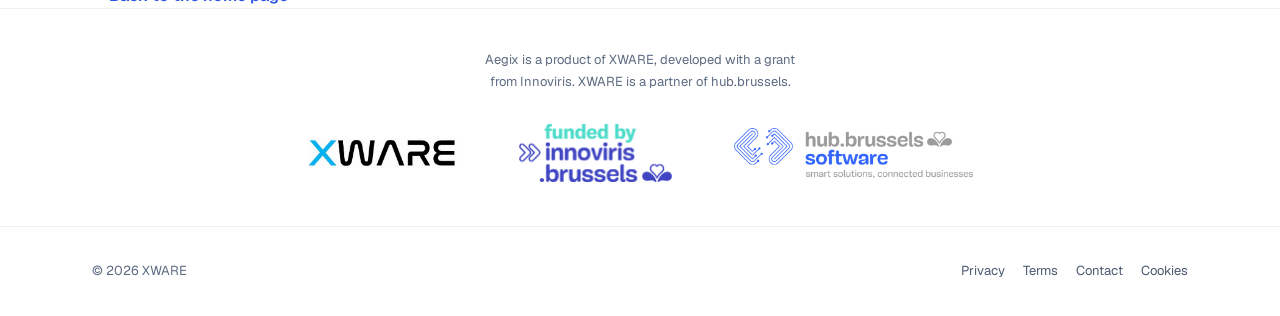
<file: privacy/index.html>
<!doctype html>
<html lang="en">
	<head>
		<meta charset="utf-8" />
		<meta name="viewport" content="width=device-width, initial-scale=1" />
		<title>Privacy policy | Aegix</title>
		<meta name="description" content="What data Aegix and this website process, by whom and why, and your rights." />
		<link rel="canonical" href="https://aegix.eu/privacy/" />
		<meta property="og:type" content="website" />
		<meta property="og:site_name" content="Aegix" />
		<meta property="og:locale" content="en_GB" />
		<meta property="og:url" content="https://aegix.eu/privacy/" />
		<meta property="og:title" content="Privacy policy | Aegix" />
		<meta property="og:description" content="What data Aegix and this website process, by whom and why, and your rights." />
		<meta property="og:image" content="https://aegix.eu/og.png" />
		<meta name="twitter:card" content="summary_large_image" />
		<meta name="twitter:title" content="Privacy policy | Aegix" />
		<meta name="twitter:description" content="What data Aegix and this website process, by whom and why, and your rights." />
		<meta name="twitter:image" content="https://aegix.eu/og.png" />
		<script type="application/ld+json">
{
	"@context": "https://schema.org",
	"@graph": [
		{
			"@type": "WebPage",
			"@id": "https://aegix.eu/privacy/#page",
			"url": "https://aegix.eu/privacy/",
			"name": "Privacy policy",
			"inLanguage": "en",
			"isPartOf": {
				"@id": "https://aegix.eu/#website"
			},
			"breadcrumb": {
				"@id": "https://aegix.eu/privacy/#breadcrumb"
			}
		},
		{
			"@type": "BreadcrumbList",
			"itemListElement": [
				{
					"@type": "ListItem",
					"position": 1,
					"name": "Aegix",
					"item": "https://aegix.eu/"
				},
				{
					"@type": "ListItem",
					"position": 2,
					"name": "Privacy policy",
					"item": "https://aegix.eu/privacy/"
				}
			],
			"@id": "https://aegix.eu/privacy/#breadcrumb"
		}
	]
}
		</script>
		<link rel="preload" href="/fonts/geist.woff2" as="font" type="font/woff2" crossorigin />
		<link
			rel="icon"
			href="data:image/svg+xml,%3Csvg xmlns='http://www.w3.org/2000/svg' viewBox='0 0 32 32'%3E%3Crect width='32' height='32' rx='7' fill='%232F55E4'/%3E%3Crect x='14' y='7' width='4' height='18' rx='2' fill='white'/%3E%3C/svg%3E"
		/>

		<link rel="stylesheet" href="/site.css" />
	</head>

	<body>
		<header>
			<div class="shell bar">
				<a class="brand" href="/">
					<span class="mark" aria-hidden="true"></span>
					<span>Aegix<small>FMEA Platform</small></span>
				</a>
				<nav>
					<a class="hide-sm" href="/dfmea/">DFMEA</a>
					<a class="hide-sm" href="/pfmea/">PFMEA</a>
					<a class="hide-sm" href="/#platform">How it works</a>
					<a class="hide-sm" href="/#ecosystem">Integrations</a>
					<a class="hide-sm" href="/#industries">Industries</a>
					<a class="hide-sm" href="https://app.aegix.eu">Sign in</a>
					<a class="btn btn-primary" href="/#contact">Request a demo</a>
					<button class="nav-toggle" id="nav-toggle" type="button" aria-expanded="false" aria-controls="nav-menu">
						<span class="sr-only">Menu</span>
						<svg width="18" height="14" viewBox="0 0 18 14" aria-hidden="true" focusable="false">
							<rect y="0" width="18" height="2" rx="1" fill="currentColor"/>
							<rect y="6" width="18" height="2" rx="1" fill="currentColor"/>
							<rect y="12" width="18" height="2" rx="1" fill="currentColor"/>
						</svg>
					</button>
				</nav>
			</div>
			<div class="nav-menu" id="nav-menu" hidden>
				<div class="shell">
					<a href="/dfmea/">DFMEA</a>
					<a href="/pfmea/">PFMEA</a>
					<a href="/#platform">How it works</a>
					<a href="/#ecosystem">Integrations</a>
					<a href="/#industries">Industries</a>
					<a href="https://app.aegix.eu">Sign in</a>
				</div>
			</div>
		</header>

		<main class="legal">
			<div class="shell narrow">
				<h1>Privacy policy</h1>
				<p class="draft">Draft under legal review: this text may still change.</p>
				<p>Aegix is FMEA software published by XWARE, Avenue Louise 231, 1050 Brussels, Belgium. This policy explains what data is processed, by whom and why, on this website and in the Aegix application.</p>
				<h2>1. This website</h2>
				<p>This site is a set of static pages hosted on GitHub Pages. Like any web host, GitHub sees the IP address of your browser when it serves a page. Fonts and images come from this site itself; no font service is called.</p>
				<h2>2. The contact form</h2>
				<p>When you send the form, your name, work email address, company, subject and message pass through Web3Forms, a form service based in the United States, to our mailbox. We use them only to answer you and to follow up on your request, and keep them for at most two years after our last exchange.</p>
				<h2 id="analytics">3. Measuring visits to this site</h2>
				<p>If you accept it in the banner, this site uses Microsoft Clarity to understand how it is visited: pages viewed, clicks, scrolling, time spent, type of device and browser, country. Clarity sets two cookies (_clck, one year; _clsk, one day) and Microsoft receives your browser&rsquo;s IP address. What you type in the contact form is masked and not recorded. Microsoft keeps visit recordings for 30 days and statistics for 13 months, under its privacy statement (privacy.microsoft.com).</p>
				<p>Without your consent, Clarity is not loaded. You can change your mind at any time with the Cookies link at the bottom of the page. The Aegix application itself does not use Clarity.</p>
				<h2>4. The Aegix application</h2>
				<p>Your organisation&rsquo;s engineering data, such as documents, FMEAs, requirements and actions, is processed on Microsoft Azure in the EU (West Europe). The AI models run in Azure&rsquo;s EU data zone. Each organisation&rsquo;s data is kept apart from every other organisation&rsquo;s.</p>
				<p>For this data, XWARE acts as a processor on behalf of your organisation, under the agreement with it. For user accounts (name, email address and sign-in), sign-in runs through Microsoft&rsquo;s identity service.</p>
				<p>When your organisation connects an ALM or a task tool, such as Codebeamer, Polarion or Jira, Aegix reads from it and writes to it only what your organisation sets up.</p>
				<h2>5. Purposes and legal basis</h2>
				<p>Contact form: answering your request, which is our legitimate interest and a step you ask for before any agreement. Measuring visits: your consent, which you may withdraw at any time. The application: the performance of the agreement with your organisation.</p>
				<h2>6. Retention</h2>
				<p>Contact messages: at most two years after our last exchange. Visit measurement: as set out in section 3. Application data: for as long as the agreement with your organisation runs, and then as that agreement sets out.</p>
				<h2>7. Your rights</h2>
				<p>You may ask for access to, correction or erasure of your data, or object to its processing, by writing to hello@aegix.eu. You may also lodge a complaint with the Belgian Data Protection Authority (dataprotectionauthority.be).</p>

				<a class="back" href="/">&larr; Back to the home page</a>
			</div>
		</main>

		<section class="credits">
			<div class="shell">
				<p>
					Aegix is a product of XWARE, developed with a grant from Innoviris.
					XWARE is a partner of hub.brussels.
				</p>
				<div class="credits-logos">
					<a href="https://xware-engineering.com" target="_blank" rel="noopener noreferrer">
						<img class="l-xware" src="/logos/xware.jpg" width="981" height="196" alt="XWARE" />
					</a>
					<a href="https://innoviris.brussels" target="_blank" rel="noopener noreferrer">
						<img class="l-innoviris" src="/logos/innoviris.png" width="616" height="233" alt="Funded by innoviris.brussels" />
					</a>
					<a href="https://software.brussels" target="_blank" rel="noopener noreferrer">
						<img class="l-software" src="/logos/software-brussels.png" width="768" height="161" alt="hub.brussels" />
					</a>
				</div>
			</div>
		</section>

		<footer>
			<div class="shell foot">
				<span>&copy; 2026 XWARE</span>
				<span class="foot-links">
					<a href="/privacy/">Privacy</a>
					<a href="/terms/">Terms</a>
					<a href="/#contact">Contact</a>
					<button type="button" class="foot-cookies" id="cookie-settings">Cookies</button>
				</span>
			</div>
		</footer>
	
		<div class="consent" id="consent" role="region" aria-label="Cookie notice" hidden>
			<p>With your consent, we use cookies to measure visits to this site and improve it. <a href="/privacy/#analytics">Learn more</a></p>
			<div class="consent-actions">
				<button type="button" id="consent-decline">Decline</button>
				<button type="button" id="consent-accept">Accept</button>
			</div>
		</div>



	<script src="/site.js"></script>
</body>
</html>
</file>
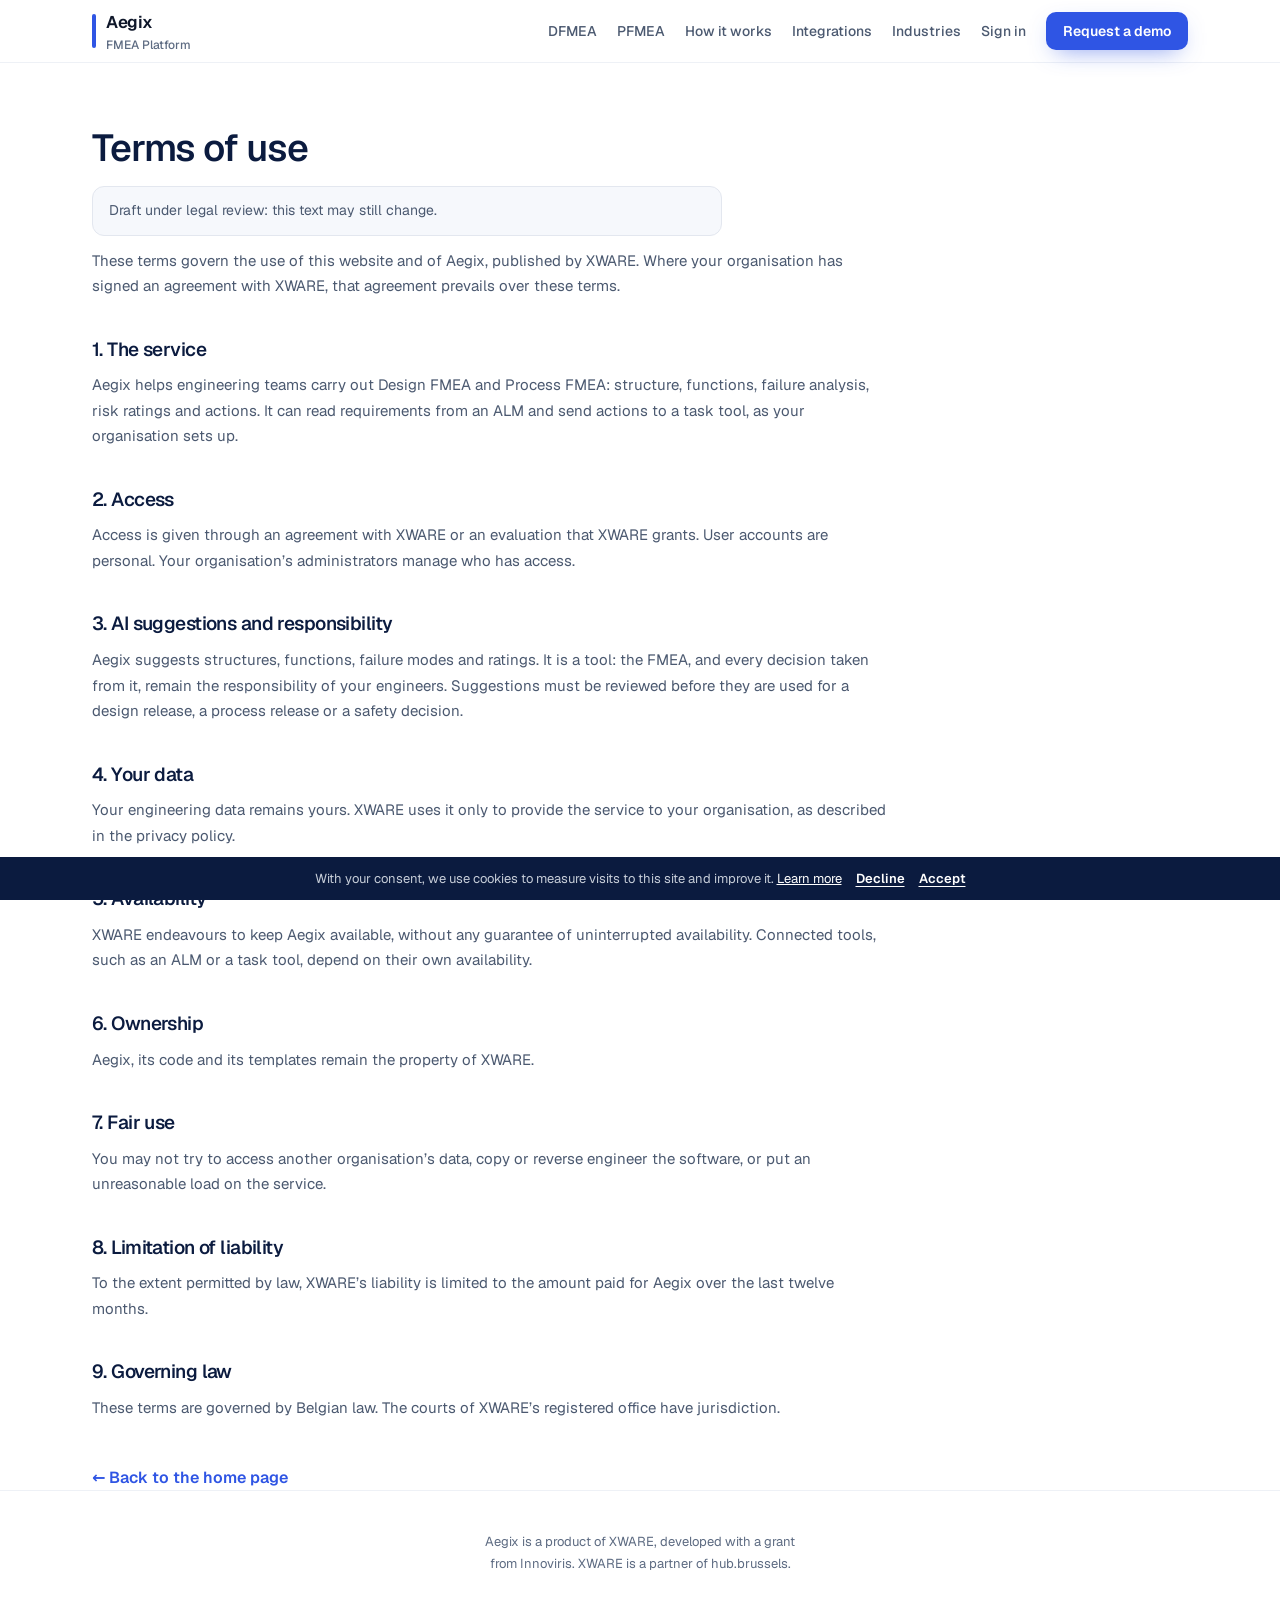
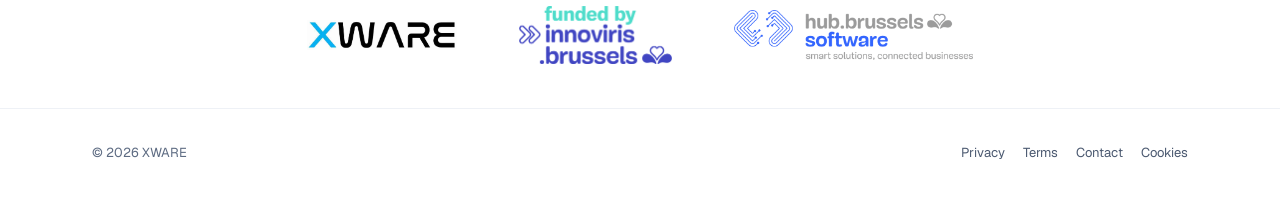
<file: terms/index.html>
<!doctype html>
<html lang="en">
	<head>
		<meta charset="utf-8" />
		<meta name="viewport" content="width=device-width, initial-scale=1" />
		<title>Terms of use | Aegix</title>
		<meta name="description" content="The terms that govern the use of this website and of Aegix, published by XWARE." />
		<link rel="canonical" href="https://aegix.eu/terms/" />
		<meta property="og:type" content="website" />
		<meta property="og:site_name" content="Aegix" />
		<meta property="og:locale" content="en_GB" />
		<meta property="og:url" content="https://aegix.eu/terms/" />
		<meta property="og:title" content="Terms of use | Aegix" />
		<meta property="og:description" content="The terms that govern the use of this website and of Aegix, published by XWARE." />
		<meta property="og:image" content="https://aegix.eu/og.png" />
		<meta name="twitter:card" content="summary_large_image" />
		<meta name="twitter:title" content="Terms of use | Aegix" />
		<meta name="twitter:description" content="The terms that govern the use of this website and of Aegix, published by XWARE." />
		<meta name="twitter:image" content="https://aegix.eu/og.png" />
		<script type="application/ld+json">
{
	"@context": "https://schema.org",
	"@graph": [
		{
			"@type": "WebPage",
			"@id": "https://aegix.eu/terms/#page",
			"url": "https://aegix.eu/terms/",
			"name": "Terms of use",
			"inLanguage": "en",
			"isPartOf": {
				"@id": "https://aegix.eu/#website"
			},
			"breadcrumb": {
				"@id": "https://aegix.eu/terms/#breadcrumb"
			}
		},
		{
			"@type": "BreadcrumbList",
			"itemListElement": [
				{
					"@type": "ListItem",
					"position": 1,
					"name": "Aegix",
					"item": "https://aegix.eu/"
				},
				{
					"@type": "ListItem",
					"position": 2,
					"name": "Terms of use",
					"item": "https://aegix.eu/terms/"
				}
			],
			"@id": "https://aegix.eu/terms/#breadcrumb"
		}
	]
}
		</script>
		<link rel="preload" href="/fonts/geist.woff2" as="font" type="font/woff2" crossorigin />
		<link
			rel="icon"
			href="data:image/svg+xml,%3Csvg xmlns='http://www.w3.org/2000/svg' viewBox='0 0 32 32'%3E%3Crect width='32' height='32' rx='7' fill='%232F55E4'/%3E%3Crect x='14' y='7' width='4' height='18' rx='2' fill='white'/%3E%3C/svg%3E"
		/>

		<link rel="stylesheet" href="/site.css" />
	</head>

	<body>
		<header>
			<div class="shell bar">
				<a class="brand" href="/">
					<span class="mark" aria-hidden="true"></span>
					<span>Aegix<small>FMEA Platform</small></span>
				</a>
				<nav>
					<a class="hide-sm" href="/dfmea/">DFMEA</a>
					<a class="hide-sm" href="/pfmea/">PFMEA</a>
					<a class="hide-sm" href="/#platform">How it works</a>
					<a class="hide-sm" href="/#ecosystem">Integrations</a>
					<a class="hide-sm" href="/#industries">Industries</a>
					<a class="hide-sm" href="https://app.aegix.eu">Sign in</a>
					<a class="btn btn-primary" href="/#contact">Request a demo</a>
					<button class="nav-toggle" id="nav-toggle" type="button" aria-expanded="false" aria-controls="nav-menu">
						<span class="sr-only">Menu</span>
						<svg width="18" height="14" viewBox="0 0 18 14" aria-hidden="true" focusable="false">
							<rect y="0" width="18" height="2" rx="1" fill="currentColor"/>
							<rect y="6" width="18" height="2" rx="1" fill="currentColor"/>
							<rect y="12" width="18" height="2" rx="1" fill="currentColor"/>
						</svg>
					</button>
				</nav>
			</div>
			<div class="nav-menu" id="nav-menu" hidden>
				<div class="shell">
					<a href="/dfmea/">DFMEA</a>
					<a href="/pfmea/">PFMEA</a>
					<a href="/#platform">How it works</a>
					<a href="/#ecosystem">Integrations</a>
					<a href="/#industries">Industries</a>
					<a href="https://app.aegix.eu">Sign in</a>
				</div>
			</div>
		</header>

		<main class="legal">
			<div class="shell narrow">
				<h1>Terms of use</h1>
				<p class="draft">Draft under legal review: this text may still change.</p>
				<p>These terms govern the use of this website and of Aegix, published by XWARE. Where your organisation has signed an agreement with XWARE, that agreement prevails over these terms.</p>
				<h2>1. The service</h2>
				<p>Aegix helps engineering teams carry out Design FMEA and Process FMEA: structure, functions, failure analysis, risk ratings and actions. It can read requirements from an ALM and send actions to a task tool, as your organisation sets up.</p>
				<h2>2. Access</h2>
				<p>Access is given through an agreement with XWARE or an evaluation that XWARE grants. User accounts are personal. Your organisation&rsquo;s administrators manage who has access.</p>
				<h2>3. AI suggestions and responsibility</h2>
				<p>Aegix suggests structures, functions, failure modes and ratings. It is a tool: the FMEA, and every decision taken from it, remain the responsibility of your engineers. Suggestions must be reviewed before they are used for a design release, a process release or a safety decision.</p>
				<h2>4. Your data</h2>
				<p>Your engineering data remains yours. XWARE uses it only to provide the service to your organisation, as described in the privacy policy.</p>
				<h2>5. Availability</h2>
				<p>XWARE endeavours to keep Aegix available, without any guarantee of uninterrupted availability. Connected tools, such as an ALM or a task tool, depend on their own availability.</p>
				<h2>6. Ownership</h2>
				<p>Aegix, its code and its templates remain the property of XWARE.</p>
				<h2>7. Fair use</h2>
				<p>You may not try to access another organisation&rsquo;s data, copy or reverse engineer the software, or put an unreasonable load on the service.</p>
				<h2>8. Limitation of liability</h2>
				<p>To the extent permitted by law, XWARE&rsquo;s liability is limited to the amount paid for Aegix over the last twelve months.</p>
				<h2>9. Governing law</h2>
				<p>These terms are governed by Belgian law. The courts of XWARE&rsquo;s registered office have jurisdiction.</p>

				<a class="back" href="/">&larr; Back to the home page</a>
			</div>
		</main>

		<section class="credits">
			<div class="shell">
				<p>
					Aegix is a product of XWARE, developed with a grant from Innoviris.
					XWARE is a partner of hub.brussels.
				</p>
				<div class="credits-logos">
					<a href="https://xware-engineering.com" target="_blank" rel="noopener noreferrer">
						<img class="l-xware" src="/logos/xware.jpg" width="981" height="196" alt="XWARE" />
					</a>
					<a href="https://innoviris.brussels" target="_blank" rel="noopener noreferrer">
						<img class="l-innoviris" src="/logos/innoviris.png" width="616" height="233" alt="Funded by innoviris.brussels" />
					</a>
					<a href="https://software.brussels" target="_blank" rel="noopener noreferrer">
						<img class="l-software" src="/logos/software-brussels.png" width="768" height="161" alt="hub.brussels" />
					</a>
				</div>
			</div>
		</section>

		<footer>
			<div class="shell foot">
				<span>&copy; 2026 XWARE</span>
				<span class="foot-links">
					<a href="/privacy/">Privacy</a>
					<a href="/terms/">Terms</a>
					<a href="/#contact">Contact</a>
					<button type="button" class="foot-cookies" id="cookie-settings">Cookies</button>
				</span>
			</div>
		</footer>
	
		<div class="consent" id="consent" role="region" aria-label="Cookie notice" hidden>
			<p>With your consent, we use cookies to measure visits to this site and improve it. <a href="/privacy/#analytics">Learn more</a></p>
			<div class="consent-actions">
				<button type="button" id="consent-decline">Decline</button>
				<button type="button" id="consent-accept">Accept</button>
			</div>
		</div>



	<script src="/site.js"></script>
</body>
</html>
</file>
<file: site.css>
/* The XWARE product type, as on finix.xware.be: Geist and Geist Mono,
   served from this site (SIL Open Font License), never from a font CDN. */
@font-face { font-family: Geist; font-style: normal; font-weight: 100 900; font-display: swap; src: url(/fonts/geist.woff2) format('woff2'); }
@font-face { font-family: 'Geist Mono'; font-style: normal; font-weight: 100 900; font-display: swap; src: url(/fonts/geist-mono.woff2) format('woff2'); }
:root {
	--bg: #ffffff;
	--bg-soft: #f6f8fc;
	--ink: #0b1b3f;
	--fg: #0f172a;
	--muted-fg: #4b5970;
	--subtle-fg: #5d6b82;
	--border: #e3e7ef;
	--border-faint: #eef1f6;
	--brand: #2f55e4;
	--brand-hover: #2447c9;
	--brand-faint: #eef2ff;
	--mono: 'Geist Mono', ui-monospace, 'SFMono-Regular', Consolas, monospace;

	/* Type scale. Six steps and two fluid heads; every font-size on the
	   page resolves to one of these. rem throughout, so a reader who has
	   raised their browser font size scales with it -- px sizes do not.
	   0.75rem (12px) is the floor, matching the product's design system. */
	--t-xs: 0.75rem;     /* 12px - eyebrows, labels, chips, table heads */
	--t-sm: 0.8125rem;   /* 13px - captions, errors, footer, consent */
	--t-md: 0.875rem;    /* 14px - nav, buttons, tabs, card and table body */
	--t-lg: 0.9375rem;   /* 15px - form fields, chain values */
	--t-xl: 1.0625rem;   /* 17px - kickers, wordmark */
	--t-lede: 1.125rem;  /* 18px - ledes, as finix.xware.be */
	--t-h3: 1.1875rem;   /* 19px - card and feature titles */
	--t-2xl: 1.25rem;    /* 20px - hero sub only */
	--t-h2: clamp(1.6rem, 1.15rem + 1.6vw, 2.35rem);
	--t-h1: clamp(2rem, 1.2rem + 2.7vw, 3.1rem);
}

* { box-sizing: border-box; }
html { -webkit-text-size-adjust: 100%; scroll-behavior: smooth; }
body {
	margin: 0; background: var(--bg); color: var(--fg);
	font-family: Geist, 'Segoe UI', system-ui, -apple-system, sans-serif;
	font-size: 1rem; line-height: 1.6; -webkit-font-smoothing: antialiased;
}

.shell { width: 100%; max-width: 71rem; margin: 0 auto; padding: 0 20px; }
.shell.narrow > * { max-width: 50rem; }
section { padding: 92px 0; }
.alt { background: var(--bg-soft); border-block: 1px solid var(--border-faint); }
.dark { background: var(--ink); color: #fff; }
.dark h2 { color: #fff; }
.dark .lede, .dark p { color: #a7b0bd; }
.dark .eyebrow { color: #76acff; }
.dark .kicker { color: #fff; }

h1, h2, h3 { letter-spacing: -0.03em; text-wrap: balance; margin: 0; font-weight: 600; color: var(--ink); }
h1, h2 { font-weight: 560; }
h2 { font-size: var(--t-h2); line-height: 1.14; }
h3 { font-size: var(--t-h3); line-height: 1.3; }
p { margin: 0; }
a { color: var(--brand); }

.eyebrow { display: inline-flex; align-items: center; gap: 8px; font-size: var(--t-sm); font-weight: 700; letter-spacing: 0.08em; text-transform: uppercase; color: var(--brand); margin: 0 0 14px; }
.eyebrow::before { content: ''; width: 8px; height: 8px; border-radius: 2px; background: #12b886; flex: none; }
.lede { margin-top: 16px; max-width: 60ch; font-size: var(--t-lede); line-height: 1.6; color: var(--muted-fg); }
.kicker { margin-top: 26px; font-size: var(--t-xl); font-weight: 600; max-width: 56ch; letter-spacing: -0.01em; }

/* ── Header ───────────────────────────────── */
header { position: sticky; top: 0; z-index: 40; background: rgb(255 255 255 / 0.9); backdrop-filter: blur(10px); border-bottom: 1px solid var(--border-faint); }
.bar { display: flex; align-items: center; justify-content: space-between; gap: 16px; height: 62px; }
.brand { display: flex; align-items: center; gap: 10px; font-weight: 620; font-size: var(--t-xl); letter-spacing: -0.02em; color: var(--fg); text-decoration: none; }
.mark { width: 4px; height: 34px; border-radius: 999px; background: var(--brand); flex: none; }
.brand small { display: block; font-size: var(--t-xs); font-weight: 500; color: var(--subtle-fg); line-height: 1.2; margin-top: 2px; letter-spacing: 0; }
nav { display: flex; align-items: center; gap: 20px; font-size: var(--t-md); font-weight: 500; }
nav a { color: var(--muted-fg); text-decoration: none; }
nav a:hover { color: var(--fg); }
/* Below 60rem the section links collapse into a disclosure. They used
   to simply vanish, which also took "Sign in" with them -- a customer on
   a phone had no way into the app except a 16px link in the footer. */
.nav-toggle { display: none; width: 44px; height: 44px; align-items: center; justify-content: center; padding: 0; background: none; border: 1px solid var(--border); border-radius: 8px; color: var(--muted-fg); cursor: pointer; }
.nav-toggle:hover { border-color: var(--muted-fg); color: var(--fg); }
.nav-menu { border-top: 1px solid var(--border-faint); background: #fff; }
.nav-menu[hidden] { display: none; }
.nav-menu .shell { display: flex; flex-direction: column; padding-block: 4px 12px; }
.nav-menu a { display: flex; align-items: center; min-height: 48px; font-size: var(--t-md); font-weight: 500; color: var(--muted-fg); text-decoration: none; border-bottom: 1px solid var(--border-faint); }
.nav-menu a:last-child { border-bottom: 0; color: var(--brand); font-weight: 600; }
.nav-menu a:hover { color: var(--fg); }
.sr-only { position: absolute; width: 1px; height: 1px; padding: 0; margin: -1px; overflow: hidden; clip: rect(0 0 0 0); white-space: nowrap; border: 0; }

@media (max-width: 60rem) {
	nav .hide-sm { display: none; }
	.nav-toggle { display: inline-flex; }
}
/* Never leave it open behind a desktop layout after a resize. */
@media (min-width: 60.0625rem) { .nav-menu { display: none; } }

.btn { display: inline-flex; align-items: center; justify-content: center; gap: 10px; height: 46px; padding: 0 22px; border-radius: 12px; font: inherit; font-size: 0.96875rem; font-weight: 600; text-decoration: none; border: 1px solid transparent; white-space: nowrap; transition: background-color .15s ease, border-color .15s ease; }
.btn-primary { background: var(--brand); color: #fff; box-shadow: 0 8px 24px -10px rgb(47 85 228 / .7); }
nav .btn { height: 38px; padding: 0 16px; border-radius: 10px; font-size: var(--t-md); }
.btn-primary:hover { background: var(--brand-hover); }
.btn-ghost { border-color: var(--border); color: var(--fg); background: #fff; }
.btn-ghost:hover { border-color: #d0d6e0; }
a:focus-visible, .btn:focus-visible { outline: 2px solid var(--brand); outline-offset: 3px; }
.actions { margin-top: 28px; display: flex; flex-wrap: wrap; gap: 10px; }

/* ── Hero ─────────────────────────────────── */
.hero { padding: 72px 0 84px; position: relative; overflow: hidden; }
.hero::before {
	content: ''; position: absolute; inset: 0;
	background: radial-gradient(800px 420px at 50% -8%, rgb(47 85 228 / .14), transparent 70%), radial-gradient(520px 340px at 92% 22%, rgb(18 184 134 / .10), transparent 70%), radial-gradient(520px 340px at 6% 40%, rgb(47 85 228 / .08), transparent 70%);
	pointer-events: none;
}
.hero-grid { position: relative; display: grid; gap: 52px; align-items: center; }
@media (min-width: 64rem) { .hero-grid { grid-template-columns: 0.95fr 1.05fr; gap: 56px; } }
.hero h1 { font-size: var(--t-h1); line-height: 1.06; letter-spacing: -0.035em; }
.hero h1 em { font-style: normal; color: var(--brand); }
.hero .sub { margin-top: 20px; max-width: 54ch; font-size: var(--t-2xl); color: var(--muted-fg); }
/* The hero copy is centred because the product shot under it is wider than
   the text column; left-aligned copy over a wider image reads as a
   misalignment rather than a composition. */
.hero .shell { text-align: center; }
.hero h1 { margin-inline: auto; max-width: 21ch; }
.hero .sub, .hero .kicker { margin-inline: auto; }
.hero .actions, .hero .chips { justify-content: center; }
.chips { margin-top: 26px; display: flex; flex-wrap: wrap; gap: 7px; }
.chip { font-size: var(--t-xs); font-weight: 600; color: var(--muted-fg); border: 1px solid var(--border); background: #fff; padding: 5px 11px; border-radius: 999px; }

/* ── Product frame ────────────────────────── */
.frame {
	border: 1px solid var(--border); border-radius: 16px; overflow: hidden; background: #fff;
	box-shadow: 0 30px 80px -30px rgb(47 85 228 / .35), 0 12px 30px -12px rgb(15 23 42 / .12);
}
.frame-bar { display: flex; align-items: center; gap: 8px; padding: 9px 13px; background: var(--bg-soft); border-bottom: 1px solid var(--border-faint); }
.frame-dots { display: flex; gap: 5px; }
.frame-dots i { width: 9px; height: 9px; border-radius: 50%; background: #d3d8df; display: block; }
.frame-path { font-family: var(--mono); font-size: var(--t-xs); color: var(--subtle-fg); }
.frame-body { padding: 0; }
.frame-body img { display: block; width: 100%; height: auto; }

/* A screenshot of the app is only worth showing if its own type stays
   readable, which the 71rem text column cannot do. These sit wider than
   the prose and fall back to the viewport on a laptop. */
.shot { width: 100%; max-width: 71rem; margin: 0 auto; padding: 0 20px; }
/* The three worksheet views share one capture width, so they render at
   one scale. Giving them a wider container than the prose keeps that
   shared scale readable on a large screen. */
.shot.wide { max-width: 120rem; }
/* Pan: the worksheet is wider than any screen. Show it at a size you can
   read and let it scroll sideways inside the frame, instead of shrinking
   it until the text is too small to read. */

.shot.pan .frame-body { overflow-x: auto; -webkit-overflow-scrolling: touch; scrollbar-width: thin; }
.shot.pan .frame-body:focus-visible { outline: 2px solid var(--brand); outline-offset: -2px; }
.shot.pan .frame-body img { width: 1900px; max-width: none; }
.pan-hint { margin: 10px auto 0; text-align: center; font-size: var(--t-sm, 13px); color: var(--subtle-fg); }
.shot-cap { margin: 14px auto 0; max-width: 64ch; text-align: center; font-size: var(--t-md); color: var(--subtle-fg); }
.shot-cap b { color: var(--muted-fg); font-weight: 600; }

/* View switcher. It mirrors the control inside the product, because the
   point is that these are three views of one worksheet, not three
   products. The panels stay in the DOM so switching never reflows the
   page from scratch; `hidden` needs the explicit rule because a later
   `display` would otherwise beat the UA stylesheet. */
.views { display: flex; justify-content: center; gap: 4px; margin: 0 auto 16px; flex-wrap: wrap; }
.views button {
	font: inherit; font-size: var(--t-md); font-weight: 600; color: var(--muted-fg);
	background: transparent; border: 1px solid transparent; border-radius: 8px;
	padding: 7px 14px; cursor: pointer;
}
.views button:hover { color: var(--fg); background: var(--bg-soft); }
.views button[aria-selected="true"] { color: var(--brand); background: #eef2ff; border-color: #d6defc; }
.views button:focus-visible { outline: 2px solid var(--brand); outline-offset: 2px; }
.view-panel[hidden] { display: none; }
.shot.bleed-r { padding-right: 0; }
.shot.bleed-r .frame { border-top-right-radius: 0; border-bottom-right-radius: 0; border-right: 0; }

/* A dense table shrunk to phone width is a grey smear, not a screenshot.
   Below the breakpoint the frame keeps the image at a readable size and
   pans inside its own box, so the page itself never scrolls sideways. */
@media (max-width: 60rem) {
	.frame-body { overflow-x: auto; -webkit-overflow-scrolling: touch; }
	.frame-body img { width: 860px; max-width: none; }
	.shot.pan .frame-body img { width: 1200px; }
}

/* ── Flow (SVG) ───────────────────────────── */
.flow-wrap { margin-top: 44px; border: 1px solid var(--border); border-radius: 14px; background: #fff; padding: 26px 22px; overflow-x: auto; }
.alt .flow-wrap { background: #fff; }
.flow-svg { width: 100%; min-width: 46rem; height: auto; display: block; }
.flow-svg .lbl { font: 600 12.5px Geist, sans-serif; fill: #161d2b; }
.flow-svg .lbl-sm { font: 600 11px Geist, sans-serif; fill: #6b7280; letter-spacing: .08em; text-transform: uppercase; }
.flow-svg .hubtxt { font: 700 15px Geist, sans-serif; fill: #fff; }
.flow-svg .box { fill: #fff; stroke: #d9dde4; }
.flow-svg .line { stroke: #c3cad4; stroke-width: 1.5; fill: none; }

/* ── Spine (reasoning chain) ──────────────── */
.spine { margin-top: 42px; position: relative; padding-left: 30px; }
.spine::before { content: ''; position: absolute; left: 7px; top: 10px; bottom: 10px; width: 2px; background: linear-gradient(180deg, var(--brand), rgb(47 85 228 / .15)); border-radius: 2px; }
.sp { position: relative; padding: 13px 0; }
.sp::before { content: ''; position: absolute; left: -30px; top: 19px; width: 16px; height: 16px; border-radius: 50%; background: #fff; border: 2px solid var(--brand); }
.dark .sp::before { background: var(--ink); }
.sp-k { font-size: var(--t-xs); font-weight: 700; letter-spacing: .08em; text-transform: uppercase; color: var(--brand); }
.sp-v { margin-top: 2px; font-size: var(--t-lg); color: var(--muted-fg); }
.dark .sp-v { color: #a7b0bd; }
/* --brand is tuned for white; on --ink it lands at 2.8:1. Use the same
   lighter blue the .tag label already uses on this ground. */
.dark .sp-k { color: #76acff; }

/* ── Pipeline ─────────────────────────────── */
.pipeline { margin-top: 32px; display: flex; flex-wrap: wrap; align-items: center; gap: 9px 11px; }
.pill { padding: 8px 14px; border-radius: 999px; border: 1px solid var(--border); background: #fff; font-size: var(--t-sm); font-weight: 600; }
.pill-end { background: var(--brand); border-color: var(--brand); color: #fff; }
.dark .pill { background: #151b23; border-color: #262e39; color: #e6eaf0; }
.pipeline .sep { color: var(--subtle-fg); font-size: var(--t-sm); }

/* ── Grids ────────────────────────────────── */
.grid { margin-top: 42px; display: grid; gap: 24px 30px; }
@media (min-width: 46rem) { .grid.three, .grid.four, .grid.five { grid-template-columns: repeat(2, 1fr); } }
@media (min-width: 66rem) { .grid.three { grid-template-columns: repeat(3, 1fr); } .grid.four { grid-template-columns: repeat(4, 1fr); } .grid.five { grid-template-columns: repeat(5, 1fr); } }

.card { background: #fff; border: 1px solid var(--border); border-radius: 12px; padding: 22px; }
.card p { margin-top: 8px; font-size: var(--t-lg); line-height: 1.6; color: var(--muted-fg); }
.num { width: 28px; height: 28px; border-radius: 8px; background: var(--brand); color: #fff; display: grid; place-items: center; font-size: var(--t-sm); font-weight: 700; margin-bottom: 14px; }
.feat { padding-left: 16px; border-left: 2px solid var(--brand-faint); }
.feat p { margin-top: 8px; font-size: var(--t-lg); line-height: 1.6; color: var(--muted-fg); }

/* ── Split section ────────────────────────── */
.split { display: grid; gap: 44px; align-items: center; }
@media (min-width: 64rem) { .split { grid-template-columns: 1fr 1fr; gap: 56px; } .split.rev > :first-child { order: 2; } }

/* ── Table ────────────────────────────────── */
.table-wrap { margin-top: 38px; overflow-x: auto; border: 1px solid var(--border); border-radius: 12px; background: #fff; }
table { width: 100%; border-collapse: collapse; font-size: var(--t-md); min-width: 34rem; }
th, td { text-align: left; padding: 13px 18px; font-size: var(--t-lg); border-bottom: 1px solid var(--border-faint); vertical-align: top; }
thead th { font-size: var(--t-xs); font-weight: 700; letter-spacing: .08em; text-transform: uppercase; color: var(--subtle-fg); background: var(--bg-soft); }
thead th:last-child { color: var(--brand); }
tbody tr:last-child td { border-bottom: 0; }
td:first-child { color: var(--subtle-fg); }
td:last-child { font-weight: 600; }

/* ── CTA ──────────────────────────────────── */
/* Credits band. Three relationships, all different: XWARE makes
   Aegix, Innoviris granted it, hub.brussels partners it. The
   sentence carries them so the marks need no captions -- the
   Innoviris lockup already reads "funded by". Full colour, full
   opacity: a funder's mark is a grant condition, not decoration.
   Stays on white: the XWARE JPEG has a #fdfdfd ground that
   vanishes on #ffffff but shows as a pale box on --bg-soft. */
.credits { border-top: 1px solid var(--border-faint); padding: 40px 0 44px; }
.credits p { margin: 0 auto; max-width: 62ch; text-align: center; text-wrap: balance; font-size: var(--t-sm); line-height: 1.65; color: var(--subtle-fg); }
.credits-logos { margin-top: 32px; display: flex; flex-wrap: wrap; align-items: center; justify-content: center; gap: 28px 62px; }
.credits-logos a { display: inline-flex; align-items: center; border-radius: 4px; }
.credits-logos img { display: block; width: auto; }
.credits-logos .l-xware { height: 30px; }
.credits-logos .l-innoviris { height: 58px; }
.credits-logos .l-software { height: 50px; }

.cta { background: var(--ink); color: #fff; border-radius: 18px; padding: 54px 34px; text-align: center; position: relative; overflow: hidden; }
.cta::before { content: ''; position: absolute; inset: auto -20% -60% -20%; height: 80%; background: radial-gradient(50% 60% at 50% 50%, rgb(47 85 228 / .35), transparent 70%); }
.cta > * { position: relative; }
.cta h2 { color: #fff; }
.cta .lede { margin: 16px auto 0; max-width: 52ch; color: #a7b0bd; }
.cta .actions { justify-content: center; }
.cta .btn-ghost { background: transparent; border-color: #39414d; color: #fff; }

/* Demo request form. It sits on the dark band, so the fields carry their
   own light surface rather than inheriting the section's text colour. */
.form { margin: 28px auto 0; max-width: 46rem; text-align: left; }
.form-grid { display: grid; gap: 14px; }
@media (min-width: 40rem) { .form-grid { grid-template-columns: 1fr 1fr; } .form-grid .wide { grid-column: 1 / -1; } }
.field label { display: block; font-size: var(--t-xs); font-weight: 700; letter-spacing: .08em;
	text-transform: uppercase; color: #9aa4b2; margin-bottom: 6px; }
.field input, .field select, .field textarea {
	width: 100%; font: inherit; font-size: var(--t-lg); color: var(--fg);
	background: #fff; border: 1px solid #39414d; border-radius: 10px; padding: 11px 13px;
}
.field textarea { min-height: 110px; resize: vertical; }
.field input:focus-visible, .field select:focus-visible, .field textarea:focus-visible {
	outline: 2px solid var(--brand); outline-offset: 1px; border-color: var(--brand);
}
.field input[aria-invalid="true"], .field select[aria-invalid="true"], .field textarea[aria-invalid="true"] { border-color: #ff8f8f; }
.field .err { display: none; margin-top: 5px; font-size: var(--t-sm); }
.field .err[data-show="1"] { display: block; color: #ffb3b3; }
.form .actions { justify-content: center; margin-top: 22px; }
.form-note { margin-top: 14px; text-align: center; font-size: var(--t-sm); color: #8b94a3; }
.form-note a { color: #d6defc; }
.form-status { margin-top: 18px; padding: 14px 16px; border-radius: 12px; font-size: var(--t-lg); }
.form-status[data-state="success"] { background: #0f3d2b; color: #a8e6c4; border: 1px solid #1c6b4a; }
.form-status[data-state="error"] { background: #4a1414; color: #ffc9c9; border: 1px solid #7d2626; }

/* Cookie notice, carried over from the holding page this replaces. A bar
   at the foot rather than a modal, and refusing is the same weight as
   agreeing. `[hidden]` is restated because the author `display: flex`
   would otherwise beat the browser's own rule and leave it on screen. */
.consent {
	position: fixed; inset: auto 0 0 0; z-index: 50;
	display: flex; flex-wrap: wrap; align-items: baseline; justify-content: center;
	gap: 6px 14px; padding: 12px 20px;
	background: var(--ink); color: #c6cdd8; font-size: var(--t-sm); line-height: 1.5;
}
.consent[hidden] { display: none; }
.consent p { margin: 0; }
.consent-actions { display: flex; gap: 14px; }
.consent button {
	font: inherit; font-weight: 600; padding: 0; border: 0; background: none;
	cursor: pointer; color: #fff; text-decoration: underline; text-underline-offset: 3px;
}
.consent button:hover { color: var(--brand-weak, #d6defc); }
/* A brand-blue ring is invisible on a brand-blue button over --ink, and
   fails the 3:1 WCAG 2.2 asks of a focus indicator. White on dark, as
   the consent bar already does. */
.dark a:focus-visible, .dark .btn:focus-visible,
.cta a:focus-visible, .cta .btn:focus-visible,
.cta .field input:focus-visible, .cta .field textarea:focus-visible { outline-color: #fff; }
.consent button:focus-visible { outline: 2px solid #fff; outline-offset: 3px; }
.cta .btn-ghost:hover { border-color: #737c8a; }

footer { border-top: 1px solid var(--border-faint); padding: 34px 0; font-size: var(--t-sm); color: var(--subtle-fg); }
.foot { display: flex; flex-wrap: wrap; align-items: center; justify-content: space-between; gap: 14px 24px; }
.foot a { color: var(--muted-fg); text-decoration: none; }
.foot a:hover { color: var(--fg); }
.foot-links { display: flex; flex-wrap: wrap; gap: 18px; }

.tag { display: inline-block; font-size: var(--t-xs); font-weight: 700; letter-spacing: .08em; text-transform: uppercase; color: #76acff; border: 1px solid #2b3542; padding: 4px 11px; border-radius: 999px; margin-bottom: 18px; }
/* Touch targets. This block sits last on purpose: .btn, .views button
   and the footer links are all defined further down than the nav
   media query, so an override placed up there loses the cascade at
   equal specificity. 44px is the floor; these sat at 40, 38 and 16. */
@media (max-width: 60rem) {
	.btn { height: 44px; }
	.views button { min-height: 44px; }
	footer .foot-links a { display: inline-flex; align-items: center; min-height: 44px; }
	.form-note a { display: inline-block; padding-block: 6px; }
}

/* The narrowest phones. The bar carries a wordmark, a CTA and the menu
   button; together they overran a 320px iPhone SE by 4px. Tightening the
   gutter and the button padding buys that back without dropping anything
   out of the bar. */
@media (max-width: 22.5rem) {
	.shell, .shot { padding: 0 14px; }
	nav { gap: 8px; }
	.btn { padding: 0 12px; }
}

/* The page you are on, in the menu. */
nav a[aria-current="page"], .nav-menu a[aria-current="page"] { color: var(--brand); }

/* Footer Cookies button, styled as the links beside it. */
.foot-cookies { font: inherit; color: var(--muted-fg); background: none; border: 0; padding: 0; cursor: pointer; }
.foot-cookies:hover { color: var(--fg); }
.consent a { color: #fff; }

/* Legal pages: one readable column. */
.legal { padding-top: 64px; }
.legal h1 { font-size: var(--t-h2); line-height: 1.14; }
.legal .draft { margin-top: 16px; padding: 12px 16px; border: 1px solid var(--border); border-radius: 12px; background: var(--bg-soft); font-size: var(--t-md); color: var(--muted-fg); max-width: 70ch; }
.legal h2 { margin-top: 40px; font-size: var(--t-h3); }
.legal p, .legal li { margin-top: 12px; max-width: 70ch; font-size: var(--t-lg); line-height: 1.7; color: var(--muted-fg); }
.legal ul { padding-left: 20px; margin: 0; }
.legal .back { display: inline-block; margin-top: 44px; font-weight: 600; text-decoration: none; }

/* FAQ: question and answer pairs, two columns on wide screens. */
.faq { margin-top: 36px; display: grid; gap: 28px 48px; }
@media (min-width: 60rem) { .faq { grid-template-columns: 1fr 1fr; } }
.faq-item p { margin-top: 8px; font-size: var(--t-lg); line-height: 1.6; color: var(--muted-fg); }
</file>
